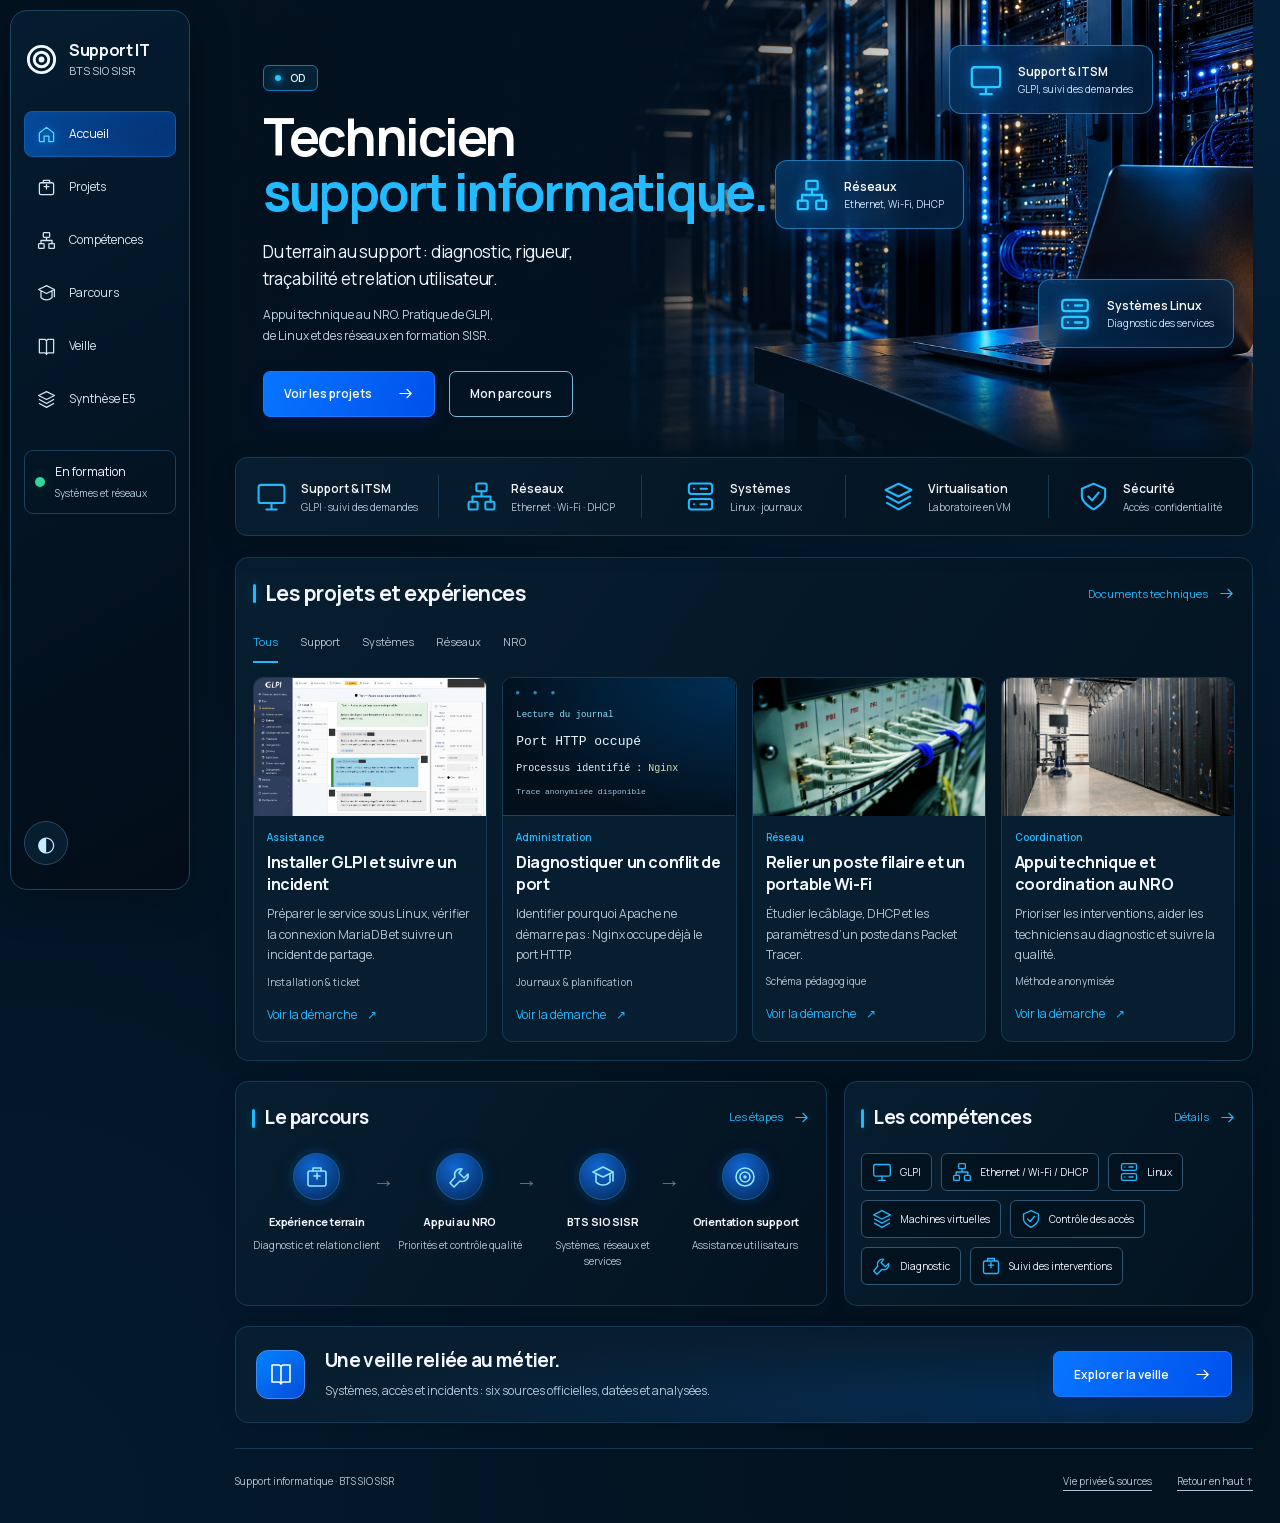
<file: index.html>
<!doctype html><html lang="fr"><head><meta charset="UTF-8"><meta name="viewport" content="width=device-width, initial-scale=1"><meta name="theme-color" content="#03121f"><title>Support informatique — Alternance BTS SIO SISR</title><meta name="description" content="Assistance utilisateurs, diagnostic et suivi des incidents : expérience terrain au NRO et travaux documentés en GLPI, Linux et réseaux."><meta property="og:type" content="website"><meta property="og:locale" content="fr_FR"><meta property="og:title" content="Support informatique — Alternance BTS SIO SISR"><meta property="og:description" content="Assistance utilisateurs, diagnostic et suivi des incidents : expérience terrain au NRO et travaux documentés en GLPI, Linux et réseaux."><meta property="og:image" content="assets/hero-bleu.webp"><meta property="og:image:width" content="1536"><meta property="og:image:height" content="1024"><meta property="og:image:alt" content="Environnement technique bleu nuit : serveurs et ordinateur portable."><meta name="twitter:card" content="summary_large_image"><link rel="icon" href="assets/favicon.svg" type="image/svg+xml"><script>try{const t=localStorage.getItem('support-blue-theme')||'auto';document.documentElement.dataset.theme=t==='auto'?'dark':t;document.documentElement.dataset.preference=t;}catch(e){document.documentElement.dataset.theme=matchMedia('(prefers-color-scheme:dark)').matches?'dark':'light';}</script><link rel="stylesheet" href="style.css"><link rel="stylesheet" href="bleu.css"><script src="script.js" defer></script><script type="application/ld+json">{"@context": "https://schema.org", "@type": "ProfilePage", "name": "Support informatique — Alternance BTS SIO SISR", "description": "Assistance utilisateurs, diagnostic et suivi des incidents : expérience terrain au NRO et travaux documentés en GLPI, Linux et réseaux.", "mainEntity": {"@type": "Person", "description": "Étudiant en BTS SIO SISR, candidature en alternance en support informatique."}}</script></head><body><a class="skip-link" href="#contenu">Aller au contenu</a><header class="site-header"><a class="home-mark" href="index.html" aria-label="Accueil"><svg class="icon" viewBox="0 0 24 24" fill="none" stroke="currentColor" stroke-width="1.6" stroke-linecap="round" stroke-linejoin="round" aria-hidden="true"><circle cx="12" cy="12" r="9"/><circle cx="12" cy="12" r="5"/><circle cx="12" cy="12" r="1"/></svg><span class="brand-copy"><strong>Support IT</strong><small>BTS SIO SISR</small></span></a><button class="menu-button" aria-expanded="false" aria-controls="main-nav" type="button">Menu <span aria-hidden="true">☰</span></button><nav id="main-nav" aria-label="Navigation principale"><a class="nav-link" href="index.html" aria-current="page"><svg class="icon" viewBox="0 0 24 24" fill="none" stroke="currentColor" stroke-width="1.6" stroke-linecap="round" stroke-linejoin="round" aria-hidden="true"><path d="m3 10 9-7 9 7v10a1 1 0 0 1-1 1h-5v-7H9v7H4a1 1 0 0 1-1-1Z"/></svg><span>Accueil</span></a><a class="nav-link" href="index.html#realisations" ><svg class="icon" viewBox="0 0 24 24" fill="none" stroke="currentColor" stroke-width="1.6" stroke-linecap="round" stroke-linejoin="round" aria-hidden="true"><rect x="3" y="6" width="18" height="15" rx="2"/><path d="M8 6V3h8v3M9 11h6M12 8v6"/></svg><span>Projets</span></a><a class="nav-link" href="competences.html" ><svg class="icon" viewBox="0 0 24 24" fill="none" stroke="currentColor" stroke-width="1.6" stroke-linecap="round" stroke-linejoin="round" aria-hidden="true"><rect x="8" y="2" width="8" height="6" rx="1"/><rect x="2" y="16" width="7" height="6" rx="1"/><rect x="15" y="16" width="7" height="6" rx="1"/><path d="M12 8v4M5 16v-4h14v4"/></svg><span>Compétences</span></a><a class="nav-link" href="parcours.html" ><svg class="icon" viewBox="0 0 24 24" fill="none" stroke="currentColor" stroke-width="1.6" stroke-linecap="round" stroke-linejoin="round" aria-hidden="true"><path d="m2 7 10-5 10 5-10 5ZM5 9v8c4 4 10 4 14 0V9M22 7v9"/></svg><span>Parcours</span></a><a class="nav-link" href="veille.html" ><svg class="icon" viewBox="0 0 24 24" fill="none" stroke="currentColor" stroke-width="1.6" stroke-linecap="round" stroke-linejoin="round" aria-hidden="true"><path d="M3 3h7a3 3 0 0 1 2 2 3 3 0 0 1 2-2h7v17h-7a3 3 0 0 0-2 2 3 3 0 0 0-2-2H3Z M12 5v17"/></svg><span>Veille</span></a><a class="nav-link" href="synthese.html" ><svg class="icon" viewBox="0 0 24 24" fill="none" stroke="currentColor" stroke-width="1.6" stroke-linecap="round" stroke-linejoin="round" aria-hidden="true"><path d="m12 2 10 5-10 5L2 7Zm-9 10 9 5 9-5M3 17l9 5 9-5"/></svg><span>Synthèse E5</span></a></nav><div class="sidebar-status"><span></span><div>En formation<small>Systèmes et réseaux</small></div></div><button class="theme-button" type="button" aria-label="Changer le thème" title="Changer le thème"><span aria-hidden="true">◐</span></button></header><main id="contenu"><section class="hero container"><div class="hero-copy"><p class="eyebrow">OD</p><h1>Technicien<br><span>support informatique.</span></h1><p class="hero-line">Du terrain au support : diagnostic, rigueur,<br>traçabilité et relation utilisateur.</p><p class="hero-intro">Appui technique au NRO. Pratique de GLPI,<br>de Linux et des réseaux en formation SISR.</p><div class="actions"><a class="button" href="#realisations" >Voir les projets <svg class="icon" viewBox="0 0 24 24" fill="none" stroke="currentColor" stroke-width="1.6" stroke-linecap="round" stroke-linejoin="round" aria-hidden="true"><path d="M4 12h16m-6-6 6 6-6 6"/></svg></a><a class="button button-secondary" href="parcours.html" >Mon parcours</a></div></div><div class="hero-panels" aria-label="Domaines présentés"><a class="floating-panel float-support" href="projets/glpi.html"><svg class="icon" viewBox="0 0 24 24" fill="none" stroke="currentColor" stroke-width="1.6" stroke-linecap="round" stroke-linejoin="round" aria-hidden="true"><rect x="2" y="3" width="20" height="14" rx="2"/><path d="M8 22h8M12 17v5"/></svg><span><strong>Support & ITSM</strong><small>GLPI, suivi des demandes</small></span></a><a class="floating-panel float-network" href="projets/reseau.html"><svg class="icon" viewBox="0 0 24 24" fill="none" stroke="currentColor" stroke-width="1.6" stroke-linecap="round" stroke-linejoin="round" aria-hidden="true"><rect x="8" y="2" width="8" height="6" rx="1"/><rect x="2" y="16" width="7" height="6" rx="1"/><rect x="15" y="16" width="7" height="6" rx="1"/><path d="M12 8v4M5 16v-4h14v4"/></svg><span><strong>Réseaux</strong><small>Ethernet, Wi-Fi, DHCP</small></span></a><a class="floating-panel float-system" href="projets/linux.html"><svg class="icon" viewBox="0 0 24 24" fill="none" stroke="currentColor" stroke-width="1.6" stroke-linecap="round" stroke-linejoin="round" aria-hidden="true"><rect x="3" y="2" width="18" height="8" rx="2"/><rect x="3" y="14" width="18" height="8" rx="2"/><path d="M7 6h.01M7 18h.01M12 6h5M12 18h5"/></svg><span><strong>Systèmes Linux</strong><small>Diagnostic des services</small></span></a></div></section>
<section class="container skill-strip" aria-label="Domaines de compétences"><a href="projets/glpi.html"><svg class="icon" viewBox="0 0 24 24" fill="none" stroke="currentColor" stroke-width="1.6" stroke-linecap="round" stroke-linejoin="round" aria-hidden="true"><rect x="2" y="3" width="20" height="14" rx="2"/><path d="M8 22h8M12 17v5"/></svg><span><strong>Support & ITSM</strong><small>GLPI · suivi des demandes</small></span></a><a href="projets/reseau.html"><svg class="icon" viewBox="0 0 24 24" fill="none" stroke="currentColor" stroke-width="1.6" stroke-linecap="round" stroke-linejoin="round" aria-hidden="true"><rect x="8" y="2" width="8" height="6" rx="1"/><rect x="2" y="16" width="7" height="6" rx="1"/><rect x="15" y="16" width="7" height="6" rx="1"/><path d="M12 8v4M5 16v-4h14v4"/></svg><span><strong>Réseaux</strong><small>Ethernet · Wi-Fi · DHCP</small></span></a><a href="projets/linux.html"><svg class="icon" viewBox="0 0 24 24" fill="none" stroke="currentColor" stroke-width="1.6" stroke-linecap="round" stroke-linejoin="round" aria-hidden="true"><rect x="3" y="2" width="18" height="8" rx="2"/><rect x="3" y="14" width="18" height="8" rx="2"/><path d="M7 6h.01M7 18h.01M12 6h5M12 18h5"/></svg><span><strong>Systèmes</strong><small>Linux · journaux</small></span></a><a href="competences.html"><svg class="icon" viewBox="0 0 24 24" fill="none" stroke="currentColor" stroke-width="1.6" stroke-linecap="round" stroke-linejoin="round" aria-hidden="true"><path d="m12 2 10 5-10 5L2 7Zm-9 10 9 5 9-5M3 17l9 5 9-5"/></svg><span><strong>Virtualisation</strong><small>Laboratoire en VM</small></span></a><a href="competences.html"><svg class="icon" viewBox="0 0 24 24" fill="none" stroke="currentColor" stroke-width="1.6" stroke-linecap="round" stroke-linejoin="round" aria-hidden="true"><path d="m12 2 9 4v6c0 5-9 10-9 10S3 17 3 12V6Z"/><path d="m8 12 3 3 5-6"/></svg><span><strong>Sécurité</strong><small>Accès · confidentialité</small></span></a></section>
<section class="container work-section panel" id="realisations"><div class="section-heading"><h2>Les projets et expériences</h2><a class="text-link" href="synthese.html" >Documents techniques <svg class="icon" viewBox="0 0 24 24" fill="none" stroke="currentColor" stroke-width="1.6" stroke-linecap="round" stroke-linejoin="round" aria-hidden="true"><path d="M4 12h16m-6-6 6 6-6 6"/></svg></a></div><div class="filter-bar" role="group" aria-label="Filtrer les réalisations"><button type="button" data-filter="projects" data-value="all" aria-pressed="true">Tous</button><button type="button" data-filter="projects" data-value="Assistance" aria-pressed="false">Support</button><button type="button" data-filter="projects" data-value="Administration" aria-pressed="false">Systèmes</button><button type="button" data-filter="projects" data-value="Réseau" aria-pressed="false">Réseaux</button><button type="button" data-filter="projects" data-value="Coordination" aria-pressed="false">NRO</button></div><p class="sr-only" id="project-count" aria-live="polite">4 réalisations affichées.</p><div class="projects-grid" tabindex="0" aria-label="Projets : défilement horizontal sur petit écran"><article class="project-card " data-category="Assistance"><a class="project-image" href="projets/glpi.html" tabindex="-1" aria-hidden="true"><img src="assets/glpi-ticket.webp" alt="Vue anonymisée du suivi du ticket GLPI." width="800" height="500" loading="lazy" decoding="async"></a><div class="project-summary"><p class="project-meta">Assistance <span>· Formation</span></p><h3><a class="" href="projets/glpi.html" >Installer GLPI et suivre un incident</a></h3><p>Préparer le service sous Linux, vérifier la connexion MariaDB et suivre un incident de partage.</p><div class="proof-label">Installation &amp; ticket</div><a class="text-link" href="projets/glpi.html" >Voir la démarche <span aria-hidden="true">↗</span></a></div></article><article class="project-card " data-category="Administration"><a class="project-image" href="projets/linux.html" tabindex="-1" aria-hidden="true"><div class="mini-log" aria-label="Constat du diagnostic Linux"><span>Lecture du journal</span><strong>Port HTTP occupé</strong><p>Processus identifié : <b>Nginx</b></p><span>Trace anonymisée disponible</span></div></a><div class="project-summary"><p class="project-meta">Administration <span>· Formation</span></p><h3><a class="" href="projets/linux.html" >Diagnostiquer un conflit de port</a></h3><p>Identifier pourquoi Apache ne démarre pas : Nginx occupe déjà le port HTTP.</p><div class="proof-label">Journaux &amp; planification</div><a class="text-link" href="projets/linux.html" >Voir la démarche <span aria-hidden="true">↗</span></a></div></article><article class="project-card project-wide" data-category="Réseau"><a class="project-image" href="projets/reseau.html" tabindex="-1" aria-hidden="true"><img src="assets/reseau.webp" alt="Câbles Ethernet sur un équipement réseau ; vue de contexte." width="800" height="500" loading="lazy" decoding="async"></a><div class="project-summary"><p class="project-meta">Réseau <span>· Formation</span></p><h3><a class="" href="projets/reseau.html" >Relier un poste filaire et un portable Wi-Fi</a></h3><p>Étudier le câblage, DHCP et les paramètres d’un poste dans Packet Tracer.</p><div class="proof-label">Schéma pédagogique</div><a class="text-link" href="projets/reseau.html" >Voir la démarche <span aria-hidden="true">↗</span></a></div></article><article class="project-card project-wide" data-category="Coordination"><a class="project-image" href="projets/nro.html" tabindex="-1" aria-hidden="true"><img src="assets/baies.webp" alt="Baies et équipements informatiques ; vue de contexte, sans site identifié." width="800" height="500" loading="lazy" decoding="async"></a><div class="project-summary"><p class="project-meta">Coordination <span>· Expérience terrain</span></p><h3><a class="" href="projets/nro.html" >Appui technique et coordination au NRO</a></h3><p>Prioriser les interventions, aider les techniciens au diagnostic et suivre la qualité.</p><div class="proof-label">Méthode anonymisée</div><a class="text-link" href="projets/nro.html" >Voir la démarche <span aria-hidden="true">↗</span></a></div></article></div></section>
<section class="container dashboard-bottom"><article class="panel journey-panel"><div class="section-heading"><h2>Le parcours</h2><a class="text-link" href="parcours.html" >Les étapes <svg class="icon" viewBox="0 0 24 24" fill="none" stroke="currentColor" stroke-width="1.6" stroke-linecap="round" stroke-linejoin="round" aria-hidden="true"><path d="M4 12h16m-6-6 6 6-6 6"/></svg></a></div><div class="career-steps"><article><span class="route-icon"><svg class="icon" viewBox="0 0 24 24" fill="none" stroke="currentColor" stroke-width="1.6" stroke-linecap="round" stroke-linejoin="round" aria-hidden="true"><rect x="3" y="6" width="18" height="15" rx="2"/><path d="M8 6V3h8v3M9 11h6M12 8v6"/></svg></span><h3>Expérience terrain</h3><p>Diagnostic et relation client</p></article><article><span class="route-icon"><svg class="icon" viewBox="0 0 24 24" fill="none" stroke="currentColor" stroke-width="1.6" stroke-linecap="round" stroke-linejoin="round" aria-hidden="true"><path d="M14 4a6 6 0 0 0-7 8L2 18l4 4 6-6a6 6 0 0 0 8-7l-4 4-5-5Z"/></svg></span><h3>Appui au NRO</h3><p>Priorités et contrôle qualité</p></article><article><span class="route-icon"><svg class="icon" viewBox="0 0 24 24" fill="none" stroke="currentColor" stroke-width="1.6" stroke-linecap="round" stroke-linejoin="round" aria-hidden="true"><path d="m2 7 10-5 10 5-10 5ZM5 9v8c4 4 10 4 14 0V9M22 7v9"/></svg></span><h3>BTS SIO SISR</h3><p>Systèmes, réseaux et services</p></article><article><span class="route-icon"><svg class="icon" viewBox="0 0 24 24" fill="none" stroke="currentColor" stroke-width="1.6" stroke-linecap="round" stroke-linejoin="round" aria-hidden="true"><circle cx="12" cy="12" r="9"/><circle cx="12" cy="12" r="5"/><circle cx="12" cy="12" r="1"/></svg></span><h3>Orientation support</h3><p>Assistance utilisateurs</p></article></div></article><article class="panel competency-panel"><div class="section-heading"><h2>Les compétences</h2><a class="text-link" href="competences.html" >Détails <svg class="icon" viewBox="0 0 24 24" fill="none" stroke="currentColor" stroke-width="1.6" stroke-linecap="round" stroke-linejoin="round" aria-hidden="true"><path d="M4 12h16m-6-6 6 6-6 6"/></svg></a></div><div class="skill-chips"><a class="skill-chip" href="competences.html" ><svg class="icon" viewBox="0 0 24 24" fill="none" stroke="currentColor" stroke-width="1.6" stroke-linecap="round" stroke-linejoin="round" aria-hidden="true"><rect x="2" y="3" width="20" height="14" rx="2"/><path d="M8 22h8M12 17v5"/></svg><span>GLPI</span></a><a class="skill-chip" href="competences.html" ><svg class="icon" viewBox="0 0 24 24" fill="none" stroke="currentColor" stroke-width="1.6" stroke-linecap="round" stroke-linejoin="round" aria-hidden="true"><rect x="8" y="2" width="8" height="6" rx="1"/><rect x="2" y="16" width="7" height="6" rx="1"/><rect x="15" y="16" width="7" height="6" rx="1"/><path d="M12 8v4M5 16v-4h14v4"/></svg><span>Ethernet / Wi-Fi / DHCP</span></a><a class="skill-chip" href="competences.html" ><svg class="icon" viewBox="0 0 24 24" fill="none" stroke="currentColor" stroke-width="1.6" stroke-linecap="round" stroke-linejoin="round" aria-hidden="true"><rect x="3" y="2" width="18" height="8" rx="2"/><rect x="3" y="14" width="18" height="8" rx="2"/><path d="M7 6h.01M7 18h.01M12 6h5M12 18h5"/></svg><span>Linux</span></a><a class="skill-chip" href="competences.html" ><svg class="icon" viewBox="0 0 24 24" fill="none" stroke="currentColor" stroke-width="1.6" stroke-linecap="round" stroke-linejoin="round" aria-hidden="true"><path d="m12 2 10 5-10 5L2 7Zm-9 10 9 5 9-5M3 17l9 5 9-5"/></svg><span>Machines virtuelles</span></a><a class="skill-chip" href="competences.html" ><svg class="icon" viewBox="0 0 24 24" fill="none" stroke="currentColor" stroke-width="1.6" stroke-linecap="round" stroke-linejoin="round" aria-hidden="true"><path d="m12 2 9 4v6c0 5-9 10-9 10S3 17 3 12V6Z"/><path d="m8 12 3 3 5-6"/></svg><span>Contrôle des accès</span></a><a class="skill-chip" href="competences.html" ><svg class="icon" viewBox="0 0 24 24" fill="none" stroke="currentColor" stroke-width="1.6" stroke-linecap="round" stroke-linejoin="round" aria-hidden="true"><path d="M14 4a6 6 0 0 0-7 8L2 18l4 4 6-6a6 6 0 0 0 8-7l-4 4-5-5Z"/></svg><span>Diagnostic</span></a><a class="skill-chip" href="competences.html" ><svg class="icon" viewBox="0 0 24 24" fill="none" stroke="currentColor" stroke-width="1.6" stroke-linecap="round" stroke-linejoin="round" aria-hidden="true"><rect x="3" y="6" width="18" height="15" rx="2"/><path d="M8 6V3h8v3M9 11h6M12 8v6"/></svg><span>Suivi des interventions</span></a></div></article></section>
<section class="container closing-panel panel"><div class="closing-icon"><svg class="icon" viewBox="0 0 24 24" fill="none" stroke="currentColor" stroke-width="1.6" stroke-linecap="round" stroke-linejoin="round" aria-hidden="true"><path d="M3 3h7a3 3 0 0 1 2 2 3 3 0 0 1 2-2h7v17h-7a3 3 0 0 0-2 2 3 3 0 0 0-2-2H3Z M12 5v17"/></svg></div><div><h2>Une veille reliée au métier.</h2><p>Systèmes, accès et incidents : six sources officielles, datées et analysées.</p></div><a class="button" href="veille.html" >Explorer la veille <svg class="icon" viewBox="0 0 24 24" fill="none" stroke="currentColor" stroke-width="1.6" stroke-linecap="round" stroke-linejoin="round" aria-hidden="true"><path d="M4 12h16m-6-6 6 6-6 6"/></svg></a></section></main><footer class="site-footer container"><span>Support informatique · BTS SIO SISR</span><div><a class="" href="confidentialite.html" >Vie privée & sources</a><a class="" href="#contenu" >Retour en haut ↑</a></div></footer><dialog id="image-viewer" aria-labelledby="viewer-title"><div class="viewer-bar"><h2 id="viewer-title">Agrandissement</h2><button type="button" class="viewer-close" autofocus>Fermer ×</button></div><img id="viewer-image" alt=""><p id="viewer-caption"></p></dialog></body></html>
</file>
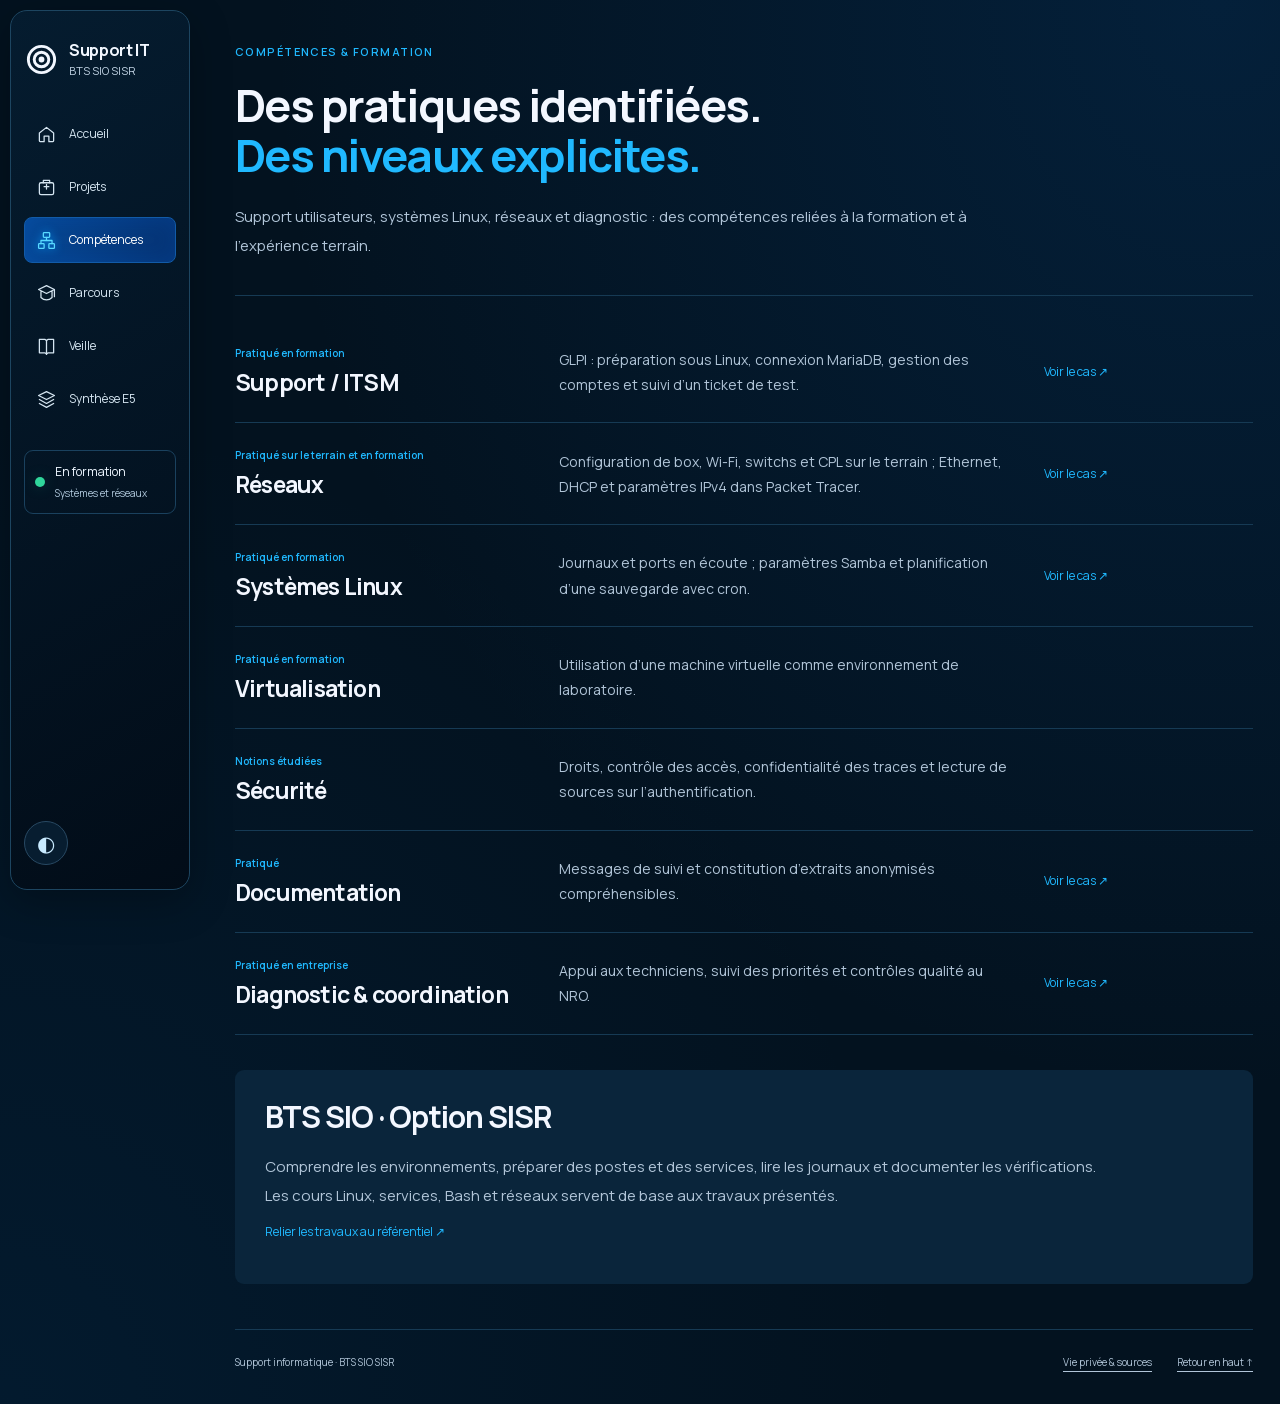
<file: competences.html>
<!doctype html><html lang="fr"><head><meta charset="UTF-8"><meta name="viewport" content="width=device-width, initial-scale=1"><meta name="theme-color" content="#03121f"><title>Compétences et formation — Support, réseaux et Linux</title><meta name="description" content="Niveaux qualitatifs, pratiques en formation et expérience terrain : les compétences sont reliées aux réalisations disponibles."><meta property="og:type" content="website"><meta property="og:locale" content="fr_FR"><meta property="og:title" content="Compétences et formation — Support, réseaux et Linux"><meta property="og:description" content="Niveaux qualitatifs, pratiques en formation et expérience terrain : les compétences sont reliées aux réalisations disponibles."><meta property="og:image" content="assets/hero-bleu.webp"><meta property="og:image:width" content="1536"><meta property="og:image:height" content="1024"><meta property="og:image:alt" content="Environnement technique bleu nuit : serveurs et ordinateur portable."><meta name="twitter:card" content="summary_large_image"><link rel="icon" href="assets/favicon.svg" type="image/svg+xml"><script>try{const t=localStorage.getItem('support-blue-theme')||'auto';document.documentElement.dataset.theme=t==='auto'?'dark':t;document.documentElement.dataset.preference=t;}catch(e){document.documentElement.dataset.theme=matchMedia('(prefers-color-scheme:dark)').matches?'dark':'light';}</script><link rel="stylesheet" href="style.css"><link rel="stylesheet" href="bleu.css"><script src="script.js" defer></script><script type="application/ld+json">{"@context": "https://schema.org", "@type": "ProfilePage", "name": "Compétences et formation — Support, réseaux et Linux", "description": "Niveaux qualitatifs, pratiques en formation et expérience terrain : les compétences sont reliées aux réalisations disponibles.", "mainEntity": {"@type": "Person", "description": "Étudiant en BTS SIO SISR, candidature en alternance en support informatique."}}</script></head><body><a class="skip-link" href="#contenu">Aller au contenu</a><header class="site-header"><a class="home-mark" href="index.html" aria-label="Accueil"><svg class="icon" viewBox="0 0 24 24" fill="none" stroke="currentColor" stroke-width="1.6" stroke-linecap="round" stroke-linejoin="round" aria-hidden="true"><circle cx="12" cy="12" r="9"/><circle cx="12" cy="12" r="5"/><circle cx="12" cy="12" r="1"/></svg><span class="brand-copy"><strong>Support IT</strong><small>BTS SIO SISR</small></span></a><button class="menu-button" aria-expanded="false" aria-controls="main-nav" type="button">Menu <span aria-hidden="true">☰</span></button><nav id="main-nav" aria-label="Navigation principale"><a class="nav-link" href="index.html" ><svg class="icon" viewBox="0 0 24 24" fill="none" stroke="currentColor" stroke-width="1.6" stroke-linecap="round" stroke-linejoin="round" aria-hidden="true"><path d="m3 10 9-7 9 7v10a1 1 0 0 1-1 1h-5v-7H9v7H4a1 1 0 0 1-1-1Z"/></svg><span>Accueil</span></a><a class="nav-link" href="index.html#realisations" ><svg class="icon" viewBox="0 0 24 24" fill="none" stroke="currentColor" stroke-width="1.6" stroke-linecap="round" stroke-linejoin="round" aria-hidden="true"><rect x="3" y="6" width="18" height="15" rx="2"/><path d="M8 6V3h8v3M9 11h6M12 8v6"/></svg><span>Projets</span></a><a class="nav-link" href="competences.html" aria-current="page"><svg class="icon" viewBox="0 0 24 24" fill="none" stroke="currentColor" stroke-width="1.6" stroke-linecap="round" stroke-linejoin="round" aria-hidden="true"><rect x="8" y="2" width="8" height="6" rx="1"/><rect x="2" y="16" width="7" height="6" rx="1"/><rect x="15" y="16" width="7" height="6" rx="1"/><path d="M12 8v4M5 16v-4h14v4"/></svg><span>Compétences</span></a><a class="nav-link" href="parcours.html" ><svg class="icon" viewBox="0 0 24 24" fill="none" stroke="currentColor" stroke-width="1.6" stroke-linecap="round" stroke-linejoin="round" aria-hidden="true"><path d="m2 7 10-5 10 5-10 5ZM5 9v8c4 4 10 4 14 0V9M22 7v9"/></svg><span>Parcours</span></a><a class="nav-link" href="veille.html" ><svg class="icon" viewBox="0 0 24 24" fill="none" stroke="currentColor" stroke-width="1.6" stroke-linecap="round" stroke-linejoin="round" aria-hidden="true"><path d="M3 3h7a3 3 0 0 1 2 2 3 3 0 0 1 2-2h7v17h-7a3 3 0 0 0-2 2 3 3 0 0 0-2-2H3Z M12 5v17"/></svg><span>Veille</span></a><a class="nav-link" href="synthese.html" ><svg class="icon" viewBox="0 0 24 24" fill="none" stroke="currentColor" stroke-width="1.6" stroke-linecap="round" stroke-linejoin="round" aria-hidden="true"><path d="m12 2 10 5-10 5L2 7Zm-9 10 9 5 9-5M3 17l9 5 9-5"/></svg><span>Synthèse E5</span></a></nav><div class="sidebar-status"><span></span><div>En formation<small>Systèmes et réseaux</small></div></div><button class="theme-button" type="button" aria-label="Changer le thème" title="Changer le thème"><span aria-hidden="true">◐</span></button></header><main id="contenu"><section class="page-head container"><p class="eyebrow">Compétences &amp; formation</p><h1>Des pratiques identifiées.<br><span>Des niveaux explicites.</span></h1><p class="lead">Support utilisateurs, systèmes Linux, réseaux et diagnostic : des compétences reliées à la formation et à l’expérience terrain.</p></section><section class="container skills-list"><article><div><p class="project-meta">Pratiqué en formation</p><h2>Support / ITSM</h2></div><p>GLPI : préparation sous Linux, connexion MariaDB, gestion des comptes et suivi d’un ticket de test.</p><a class="text-link" href="projets/glpi.html" >Voir le cas ↗</a></article><article><div><p class="project-meta">Pratiqué sur le terrain et en formation</p><h2>Réseaux</h2></div><p>Configuration de box, Wi-Fi, switchs et CPL sur le terrain ; Ethernet, DHCP et paramètres IPv4 dans Packet Tracer.</p><a class="text-link" href="projets/reseau.html" >Voir le cas ↗</a></article><article><div><p class="project-meta">Pratiqué en formation</p><h2>Systèmes Linux</h2></div><p>Journaux et ports en écoute ; paramètres Samba et planification d’une sauvegarde avec cron.</p><a class="text-link" href="projets/linux.html" >Voir le cas ↗</a></article><article><div><p class="project-meta">Pratiqué en formation</p><h2>Virtualisation</h2></div><p>Utilisation d’une machine virtuelle comme environnement de laboratoire.</p><span></span></article><article><div><p class="project-meta">Notions étudiées</p><h2>Sécurité</h2></div><p>Droits, contrôle des accès, confidentialité des traces et lecture de sources sur l’authentification.</p><span></span></article><article><div><p class="project-meta">Pratiqué</p><h2>Documentation</h2></div><p>Messages de suivi et constitution d’extraits anonymisés compréhensibles.</p><a class="text-link" href="projets/glpi.html" >Voir le cas ↗</a></article><article><div><p class="project-meta">Pratiqué en entreprise</p><h2>Diagnostic &amp; coordination</h2></div><p>Appui aux techniciens, suivi des priorités et contrôles qualité au NRO.</p><a class="text-link" href="projets/nro.html" >Voir le cas ↗</a></article></section><section class="container formation-note"><h2>BTS SIO · Option SISR</h2><p>Comprendre les environnements, préparer des postes et des services, lire les journaux et documenter les vérifications. Les cours Linux, services, Bash et réseaux servent de base aux travaux présentés.</p><a class="text-link" href="synthese.html" >Relier les travaux au référentiel ↗</a></section></main><footer class="site-footer container"><span>Support informatique · BTS SIO SISR</span><div><a class="" href="confidentialite.html" >Vie privée & sources</a><a class="" href="#contenu" >Retour en haut ↑</a></div></footer><dialog id="image-viewer" aria-labelledby="viewer-title"><div class="viewer-bar"><h2 id="viewer-title">Agrandissement</h2><button type="button" class="viewer-close" autofocus>Fermer ×</button></div><img id="viewer-image" alt=""><p id="viewer-caption"></p></dialog></body></html>
</file>
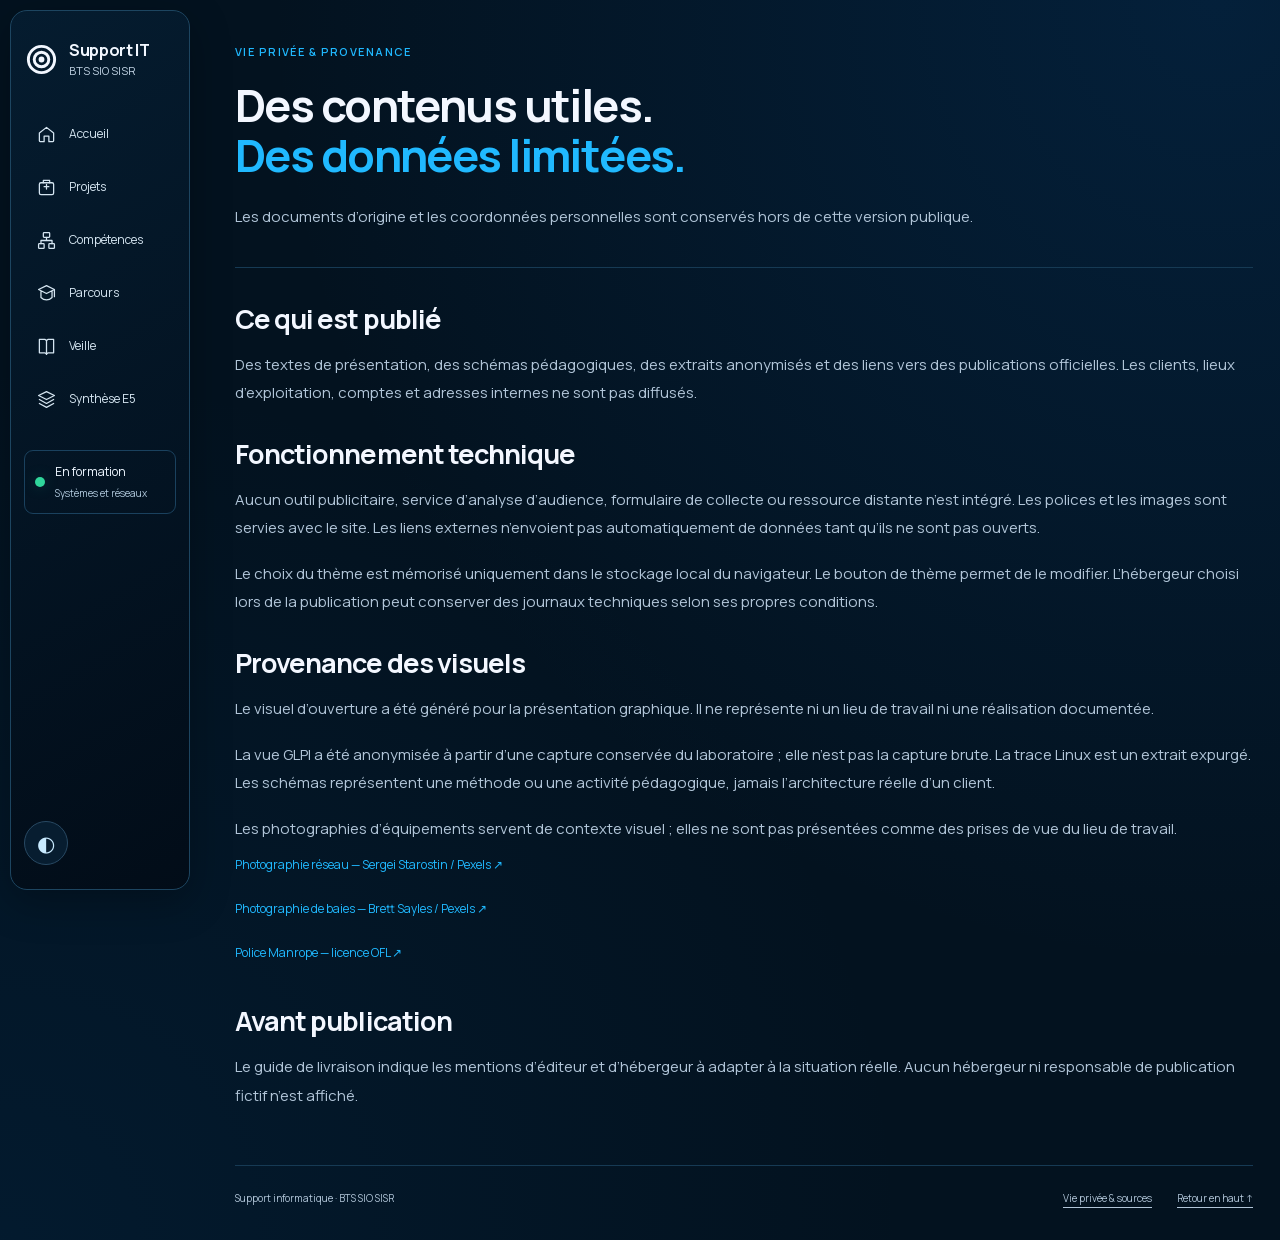
<file: confidentialite.html>
<!doctype html><html lang="fr"><head><meta charset="UTF-8"><meta name="viewport" content="width=device-width, initial-scale=1"><meta name="theme-color" content="#03121f"><title>Vie privée et provenance des contenus</title><meta name="description" content="Fonctionnement local, choix du thème, anonymisation des traces et provenance des photographies."><meta property="og:type" content="website"><meta property="og:locale" content="fr_FR"><meta property="og:title" content="Vie privée et provenance des contenus"><meta property="og:description" content="Fonctionnement local, choix du thème, anonymisation des traces et provenance des photographies."><meta property="og:image" content="assets/hero-bleu.webp"><meta property="og:image:width" content="1536"><meta property="og:image:height" content="1024"><meta property="og:image:alt" content="Environnement technique bleu nuit : serveurs et ordinateur portable."><meta name="twitter:card" content="summary_large_image"><link rel="icon" href="assets/favicon.svg" type="image/svg+xml"><script>try{const t=localStorage.getItem('support-blue-theme')||'auto';document.documentElement.dataset.theme=t==='auto'?'dark':t;document.documentElement.dataset.preference=t;}catch(e){document.documentElement.dataset.theme=matchMedia('(prefers-color-scheme:dark)').matches?'dark':'light';}</script><link rel="stylesheet" href="style.css"><link rel="stylesheet" href="bleu.css"><script src="script.js" defer></script><script type="application/ld+json">{"@context": "https://schema.org", "@type": "ProfilePage", "name": "Vie privée et provenance des contenus", "description": "Fonctionnement local, choix du thème, anonymisation des traces et provenance des photographies.", "mainEntity": {"@type": "Person", "description": "Étudiant en BTS SIO SISR, candidature en alternance en support informatique."}}</script></head><body><a class="skip-link" href="#contenu">Aller au contenu</a><header class="site-header"><a class="home-mark" href="index.html" aria-label="Accueil"><svg class="icon" viewBox="0 0 24 24" fill="none" stroke="currentColor" stroke-width="1.6" stroke-linecap="round" stroke-linejoin="round" aria-hidden="true"><circle cx="12" cy="12" r="9"/><circle cx="12" cy="12" r="5"/><circle cx="12" cy="12" r="1"/></svg><span class="brand-copy"><strong>Support IT</strong><small>BTS SIO SISR</small></span></a><button class="menu-button" aria-expanded="false" aria-controls="main-nav" type="button">Menu <span aria-hidden="true">☰</span></button><nav id="main-nav" aria-label="Navigation principale"><a class="nav-link" href="index.html" ><svg class="icon" viewBox="0 0 24 24" fill="none" stroke="currentColor" stroke-width="1.6" stroke-linecap="round" stroke-linejoin="round" aria-hidden="true"><path d="m3 10 9-7 9 7v10a1 1 0 0 1-1 1h-5v-7H9v7H4a1 1 0 0 1-1-1Z"/></svg><span>Accueil</span></a><a class="nav-link" href="index.html#realisations" ><svg class="icon" viewBox="0 0 24 24" fill="none" stroke="currentColor" stroke-width="1.6" stroke-linecap="round" stroke-linejoin="round" aria-hidden="true"><rect x="3" y="6" width="18" height="15" rx="2"/><path d="M8 6V3h8v3M9 11h6M12 8v6"/></svg><span>Projets</span></a><a class="nav-link" href="competences.html" ><svg class="icon" viewBox="0 0 24 24" fill="none" stroke="currentColor" stroke-width="1.6" stroke-linecap="round" stroke-linejoin="round" aria-hidden="true"><rect x="8" y="2" width="8" height="6" rx="1"/><rect x="2" y="16" width="7" height="6" rx="1"/><rect x="15" y="16" width="7" height="6" rx="1"/><path d="M12 8v4M5 16v-4h14v4"/></svg><span>Compétences</span></a><a class="nav-link" href="parcours.html" ><svg class="icon" viewBox="0 0 24 24" fill="none" stroke="currentColor" stroke-width="1.6" stroke-linecap="round" stroke-linejoin="round" aria-hidden="true"><path d="m2 7 10-5 10 5-10 5ZM5 9v8c4 4 10 4 14 0V9M22 7v9"/></svg><span>Parcours</span></a><a class="nav-link" href="veille.html" ><svg class="icon" viewBox="0 0 24 24" fill="none" stroke="currentColor" stroke-width="1.6" stroke-linecap="round" stroke-linejoin="round" aria-hidden="true"><path d="M3 3h7a3 3 0 0 1 2 2 3 3 0 0 1 2-2h7v17h-7a3 3 0 0 0-2 2 3 3 0 0 0-2-2H3Z M12 5v17"/></svg><span>Veille</span></a><a class="nav-link" href="synthese.html" ><svg class="icon" viewBox="0 0 24 24" fill="none" stroke="currentColor" stroke-width="1.6" stroke-linecap="round" stroke-linejoin="round" aria-hidden="true"><path d="m12 2 10 5-10 5L2 7Zm-9 10 9 5 9-5M3 17l9 5 9-5"/></svg><span>Synthèse E5</span></a></nav><div class="sidebar-status"><span></span><div>En formation<small>Systèmes et réseaux</small></div></div><button class="theme-button" type="button" aria-label="Changer le thème" title="Changer le thème"><span aria-hidden="true">◐</span></button></header><main id="contenu"><section class="page-head container"><p class="eyebrow">Vie privée &amp; provenance</p><h1>Des contenus utiles.<br><span>Des données limitées.</span></h1><p class="lead">Les documents d’origine et les coordonnées personnelles sont conservés hors de cette version publique.</p></section><section class="container prose"><h2>Ce qui est publié</h2><p>Des textes de présentation, des schémas pédagogiques, des extraits anonymisés et des liens vers des publications officielles. Les clients, lieux d’exploitation, comptes et adresses internes ne sont pas diffusés.</p><h2>Fonctionnement technique</h2><p>Aucun outil publicitaire, service d’analyse d’audience, formulaire de collecte ou ressource distante n’est intégré. Les polices et les images sont servies avec le site. Les liens externes n’envoient pas automatiquement de données tant qu’ils ne sont pas ouverts.</p><p>Le choix du thème est mémorisé uniquement dans le stockage local du navigateur. Le bouton de thème permet de le modifier. L’hébergeur choisi lors de la publication peut conserver des journaux techniques selon ses propres conditions.</p><h2>Provenance des visuels</h2><p>Le visuel d’ouverture a été généré pour la présentation graphique. Il ne représente ni un lieu de travail ni une réalisation documentée.</p><p>La vue GLPI a été anonymisée à partir d’une capture conservée du laboratoire ; elle n’est pas la capture brute. La trace Linux est un extrait expurgé. Les schémas représentent une méthode ou une activité pédagogique, jamais l’architecture réelle d’un client.</p><p>Les photographies d’équipements servent de contexte visuel ; elles ne sont pas présentées comme des prises de vue du lieu de travail.</p><a class="text-link" href="https://www.pexels.com/photo/close-up-photo-of-ethernet-cables-on-network-switch-6466143/" target="_blank" rel="noopener noreferrer">Photographie réseau — Sergei Starostin / Pexels ↗</a><a class="text-link" href="https://www.pexels.com/photo/server-racks-on-data-center-4508751/" target="_blank" rel="noopener noreferrer">Photographie de baies — Brett Sayles / Pexels ↗</a><a class="text-link" href="assets/FONT-LICENSE.txt" >Police Manrope — licence OFL ↗</a><h2>Avant publication</h2><p>Le guide de livraison indique les mentions d’éditeur et d’hébergeur à adapter à la situation réelle. Aucun hébergeur ni responsable de publication fictif n’est affiché.</p></section></main><footer class="site-footer container"><span>Support informatique · BTS SIO SISR</span><div><a class="" href="confidentialite.html" >Vie privée & sources</a><a class="" href="#contenu" >Retour en haut ↑</a></div></footer><dialog id="image-viewer" aria-labelledby="viewer-title"><div class="viewer-bar"><h2 id="viewer-title">Agrandissement</h2><button type="button" class="viewer-close" autofocus>Fermer ×</button></div><img id="viewer-image" alt=""><p id="viewer-caption"></p></dialog></body></html>
</file>
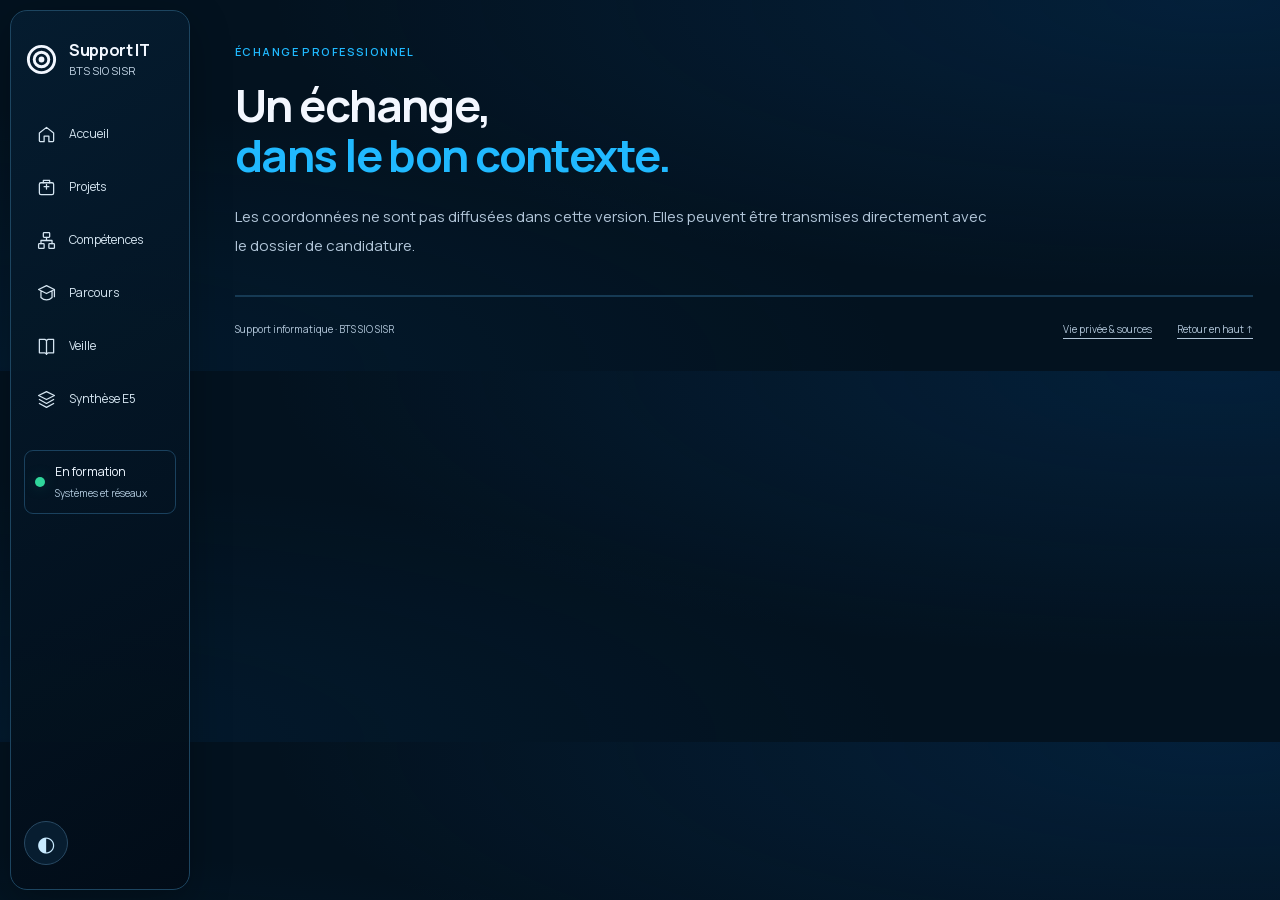
<file: contact.html>
<!doctype html><html lang="fr"><head><meta charset="UTF-8"><meta name="viewport" content="width=device-width, initial-scale=1"><meta name="theme-color" content="#03121f"><title>Échange professionnel — Support informatique</title><meta name="description" content="Un échange dans le contexte de la candidature ; aucune coordonnée personnelle diffusée par défaut."><meta property="og:type" content="website"><meta property="og:locale" content="fr_FR"><meta property="og:title" content="Échange professionnel — Support informatique"><meta property="og:description" content="Un échange dans le contexte de la candidature ; aucune coordonnée personnelle diffusée par défaut."><meta property="og:image" content="assets/hero-bleu.webp"><meta property="og:image:width" content="1536"><meta property="og:image:height" content="1024"><meta property="og:image:alt" content="Environnement technique bleu nuit : serveurs et ordinateur portable."><meta name="twitter:card" content="summary_large_image"><link rel="icon" href="assets/favicon.svg" type="image/svg+xml"><script>try{const t=localStorage.getItem('support-blue-theme')||'auto';document.documentElement.dataset.theme=t==='auto'?'dark':t;document.documentElement.dataset.preference=t;}catch(e){document.documentElement.dataset.theme=matchMedia('(prefers-color-scheme:dark)').matches?'dark':'light';}</script><link rel="stylesheet" href="style.css"><link rel="stylesheet" href="bleu.css"><script src="script.js" defer></script><script type="application/ld+json">{"@context": "https://schema.org", "@type": "ProfilePage", "name": "Échange professionnel — Support informatique", "description": "Un échange dans le contexte de la candidature ; aucune coordonnée personnelle diffusée par défaut.", "mainEntity": {"@type": "Person", "description": "Étudiant en BTS SIO SISR, candidature en alternance en support informatique."}}</script></head><body><a class="skip-link" href="#contenu">Aller au contenu</a><header class="site-header"><a class="home-mark" href="index.html" aria-label="Accueil"><svg class="icon" viewBox="0 0 24 24" fill="none" stroke="currentColor" stroke-width="1.6" stroke-linecap="round" stroke-linejoin="round" aria-hidden="true"><circle cx="12" cy="12" r="9"/><circle cx="12" cy="12" r="5"/><circle cx="12" cy="12" r="1"/></svg><span class="brand-copy"><strong>Support IT</strong><small>BTS SIO SISR</small></span></a><button class="menu-button" aria-expanded="false" aria-controls="main-nav" type="button">Menu <span aria-hidden="true">☰</span></button><nav id="main-nav" aria-label="Navigation principale"><a class="nav-link" href="index.html" ><svg class="icon" viewBox="0 0 24 24" fill="none" stroke="currentColor" stroke-width="1.6" stroke-linecap="round" stroke-linejoin="round" aria-hidden="true"><path d="m3 10 9-7 9 7v10a1 1 0 0 1-1 1h-5v-7H9v7H4a1 1 0 0 1-1-1Z"/></svg><span>Accueil</span></a><a class="nav-link" href="index.html#realisations" ><svg class="icon" viewBox="0 0 24 24" fill="none" stroke="currentColor" stroke-width="1.6" stroke-linecap="round" stroke-linejoin="round" aria-hidden="true"><rect x="3" y="6" width="18" height="15" rx="2"/><path d="M8 6V3h8v3M9 11h6M12 8v6"/></svg><span>Projets</span></a><a class="nav-link" href="competences.html" ><svg class="icon" viewBox="0 0 24 24" fill="none" stroke="currentColor" stroke-width="1.6" stroke-linecap="round" stroke-linejoin="round" aria-hidden="true"><rect x="8" y="2" width="8" height="6" rx="1"/><rect x="2" y="16" width="7" height="6" rx="1"/><rect x="15" y="16" width="7" height="6" rx="1"/><path d="M12 8v4M5 16v-4h14v4"/></svg><span>Compétences</span></a><a class="nav-link" href="parcours.html" ><svg class="icon" viewBox="0 0 24 24" fill="none" stroke="currentColor" stroke-width="1.6" stroke-linecap="round" stroke-linejoin="round" aria-hidden="true"><path d="m2 7 10-5 10 5-10 5ZM5 9v8c4 4 10 4 14 0V9M22 7v9"/></svg><span>Parcours</span></a><a class="nav-link" href="veille.html" ><svg class="icon" viewBox="0 0 24 24" fill="none" stroke="currentColor" stroke-width="1.6" stroke-linecap="round" stroke-linejoin="round" aria-hidden="true"><path d="M3 3h7a3 3 0 0 1 2 2 3 3 0 0 1 2-2h7v17h-7a3 3 0 0 0-2 2 3 3 0 0 0-2-2H3Z M12 5v17"/></svg><span>Veille</span></a><a class="nav-link" href="synthese.html" ><svg class="icon" viewBox="0 0 24 24" fill="none" stroke="currentColor" stroke-width="1.6" stroke-linecap="round" stroke-linejoin="round" aria-hidden="true"><path d="m12 2 10 5-10 5L2 7Zm-9 10 9 5 9-5M3 17l9 5 9-5"/></svg><span>Synthèse E5</span></a></nav><div class="sidebar-status"><span></span><div>En formation<small>Systèmes et réseaux</small></div></div><button class="theme-button" type="button" aria-label="Changer le thème" title="Changer le thème"><span aria-hidden="true">◐</span></button></header><main id="contenu"><section class="page-head container"><p class="eyebrow">Échange professionnel</p><h1>Un échange,<br><span>dans le bon contexte.</span></h1><p class="lead">Les coordonnées ne sont pas diffusées dans cette version. Elles peuvent être transmises directement avec le dossier de candidature.</p></section></main><footer class="site-footer container"><span>Support informatique · BTS SIO SISR</span><div><a class="" href="confidentialite.html" >Vie privée & sources</a><a class="" href="#contenu" >Retour en haut ↑</a></div></footer><dialog id="image-viewer" aria-labelledby="viewer-title"><div class="viewer-bar"><h2 id="viewer-title">Agrandissement</h2><button type="button" class="viewer-close" autofocus>Fermer ×</button></div><img id="viewer-image" alt=""><p id="viewer-caption"></p></dialog></body></html>
</file>
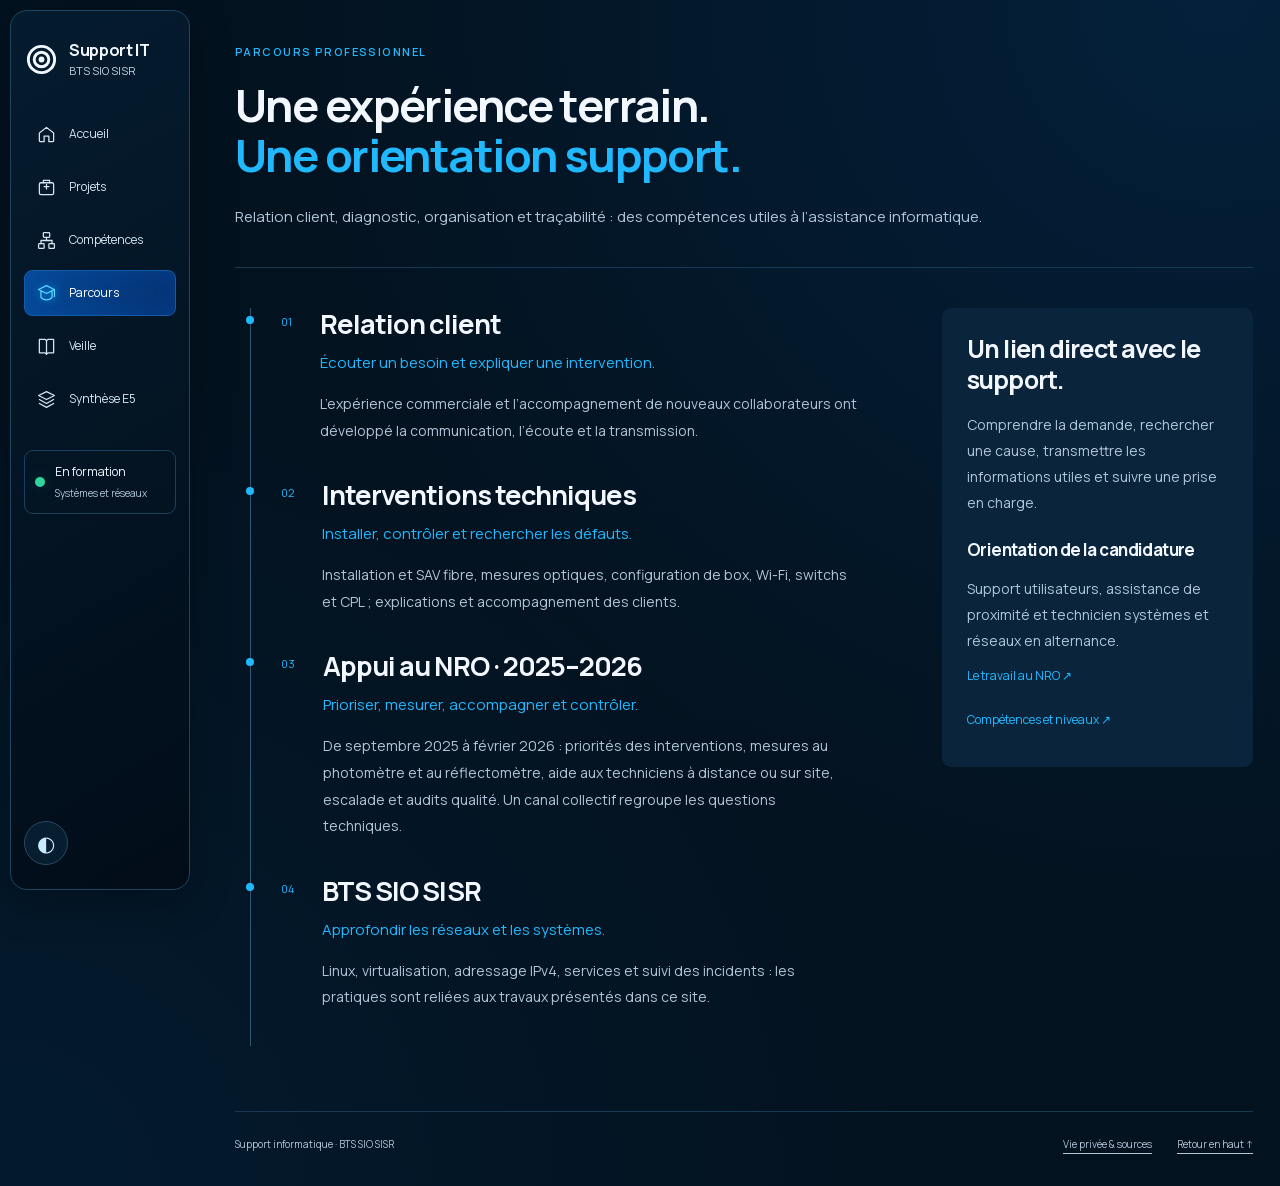
<file: parcours.html>
<!doctype html><html lang="fr"><head><meta charset="UTF-8"><meta name="viewport" content="width=device-width, initial-scale=1"><meta name="theme-color" content="#03121f"><title>Parcours professionnel — Du terrain au support</title><meta name="description" content="Une progression de la relation client et du diagnostic terrain vers le support informatique et la formation SISR."><meta property="og:type" content="website"><meta property="og:locale" content="fr_FR"><meta property="og:title" content="Parcours professionnel — Du terrain au support"><meta property="og:description" content="Une progression de la relation client et du diagnostic terrain vers le support informatique et la formation SISR."><meta property="og:image" content="assets/hero-bleu.webp"><meta property="og:image:width" content="1536"><meta property="og:image:height" content="1024"><meta property="og:image:alt" content="Environnement technique bleu nuit : serveurs et ordinateur portable."><meta name="twitter:card" content="summary_large_image"><link rel="icon" href="assets/favicon.svg" type="image/svg+xml"><script>try{const t=localStorage.getItem('support-blue-theme')||'auto';document.documentElement.dataset.theme=t==='auto'?'dark':t;document.documentElement.dataset.preference=t;}catch(e){document.documentElement.dataset.theme=matchMedia('(prefers-color-scheme:dark)').matches?'dark':'light';}</script><link rel="stylesheet" href="style.css"><link rel="stylesheet" href="bleu.css"><script src="script.js" defer></script><script type="application/ld+json">{"@context": "https://schema.org", "@type": "ProfilePage", "name": "Parcours professionnel — Du terrain au support", "description": "Une progression de la relation client et du diagnostic terrain vers le support informatique et la formation SISR.", "mainEntity": {"@type": "Person", "description": "Étudiant en BTS SIO SISR, candidature en alternance en support informatique."}}</script></head><body><a class="skip-link" href="#contenu">Aller au contenu</a><header class="site-header"><a class="home-mark" href="index.html" aria-label="Accueil"><svg class="icon" viewBox="0 0 24 24" fill="none" stroke="currentColor" stroke-width="1.6" stroke-linecap="round" stroke-linejoin="round" aria-hidden="true"><circle cx="12" cy="12" r="9"/><circle cx="12" cy="12" r="5"/><circle cx="12" cy="12" r="1"/></svg><span class="brand-copy"><strong>Support IT</strong><small>BTS SIO SISR</small></span></a><button class="menu-button" aria-expanded="false" aria-controls="main-nav" type="button">Menu <span aria-hidden="true">☰</span></button><nav id="main-nav" aria-label="Navigation principale"><a class="nav-link" href="index.html" ><svg class="icon" viewBox="0 0 24 24" fill="none" stroke="currentColor" stroke-width="1.6" stroke-linecap="round" stroke-linejoin="round" aria-hidden="true"><path d="m3 10 9-7 9 7v10a1 1 0 0 1-1 1h-5v-7H9v7H4a1 1 0 0 1-1-1Z"/></svg><span>Accueil</span></a><a class="nav-link" href="index.html#realisations" ><svg class="icon" viewBox="0 0 24 24" fill="none" stroke="currentColor" stroke-width="1.6" stroke-linecap="round" stroke-linejoin="round" aria-hidden="true"><rect x="3" y="6" width="18" height="15" rx="2"/><path d="M8 6V3h8v3M9 11h6M12 8v6"/></svg><span>Projets</span></a><a class="nav-link" href="competences.html" ><svg class="icon" viewBox="0 0 24 24" fill="none" stroke="currentColor" stroke-width="1.6" stroke-linecap="round" stroke-linejoin="round" aria-hidden="true"><rect x="8" y="2" width="8" height="6" rx="1"/><rect x="2" y="16" width="7" height="6" rx="1"/><rect x="15" y="16" width="7" height="6" rx="1"/><path d="M12 8v4M5 16v-4h14v4"/></svg><span>Compétences</span></a><a class="nav-link" href="parcours.html" aria-current="page"><svg class="icon" viewBox="0 0 24 24" fill="none" stroke="currentColor" stroke-width="1.6" stroke-linecap="round" stroke-linejoin="round" aria-hidden="true"><path d="m2 7 10-5 10 5-10 5ZM5 9v8c4 4 10 4 14 0V9M22 7v9"/></svg><span>Parcours</span></a><a class="nav-link" href="veille.html" ><svg class="icon" viewBox="0 0 24 24" fill="none" stroke="currentColor" stroke-width="1.6" stroke-linecap="round" stroke-linejoin="round" aria-hidden="true"><path d="M3 3h7a3 3 0 0 1 2 2 3 3 0 0 1 2-2h7v17h-7a3 3 0 0 0-2 2 3 3 0 0 0-2-2H3Z M12 5v17"/></svg><span>Veille</span></a><a class="nav-link" href="synthese.html" ><svg class="icon" viewBox="0 0 24 24" fill="none" stroke="currentColor" stroke-width="1.6" stroke-linecap="round" stroke-linejoin="round" aria-hidden="true"><path d="m12 2 10 5-10 5L2 7Zm-9 10 9 5 9-5M3 17l9 5 9-5"/></svg><span>Synthèse E5</span></a></nav><div class="sidebar-status"><span></span><div>En formation<small>Systèmes et réseaux</small></div></div><button class="theme-button" type="button" aria-label="Changer le thème" title="Changer le thème"><span aria-hidden="true">◐</span></button></header><main id="contenu"><section class="page-head container"><p class="eyebrow">Parcours professionnel</p><h1>Une expérience terrain.<br><span>Une orientation support.</span></h1><p class="lead">Relation client, diagnostic, organisation et traçabilité : des compétences utiles à l’assistance informatique.</p></section><section class="container career-page"><div class="career-timeline"><article><span>01</span><div><h2>Relation client</h2><p class="stage-action">Écouter un besoin et expliquer une intervention.</p><p>L’expérience commerciale et l’accompagnement de nouveaux collaborateurs ont développé la communication, l’écoute et la transmission.</p></div></article><article><span>02</span><div><h2>Interventions techniques</h2><p class="stage-action">Installer, contrôler et rechercher les défauts.</p><p>Installation et SAV fibre, mesures optiques, configuration de box, Wi-Fi, switchs et CPL ; explications et accompagnement des clients.</p></div></article><article><span>03</span><div><h2>Appui au NRO · 2025–2026</h2><p class="stage-action">Prioriser, mesurer, accompagner et contrôler.</p><p>De septembre 2025 à février 2026 : priorités des interventions, mesures au photomètre et au réflectomètre, aide aux techniciens à distance ou sur site, escalade et audits qualité. Un canal collectif regroupe les questions techniques.</p></div></article><article><span>04</span><div><h2>BTS SIO SISR</h2><p class="stage-action">Approfondir les réseaux et les systèmes.</p><p>Linux, virtualisation, adressage IPv4, services et suivi des incidents : les pratiques sont reliées aux travaux présentés dans ce site.</p></div></article></div><aside class="career-note"><h2>Un lien direct avec le support.</h2><p>Comprendre la demande, rechercher une cause, transmettre les informations utiles et suivre une prise en charge.</p><h3>Orientation de la candidature</h3><p>Support utilisateurs, assistance de proximité et technicien systèmes et réseaux en alternance.</p><a class="text-link" href="projets/nro.html" >Le travail au NRO ↗</a><a class="text-link" href="competences.html" >Compétences et niveaux ↗</a></aside></section></main><footer class="site-footer container"><span>Support informatique · BTS SIO SISR</span><div><a class="" href="confidentialite.html" >Vie privée & sources</a><a class="" href="#contenu" >Retour en haut ↑</a></div></footer><dialog id="image-viewer" aria-labelledby="viewer-title"><div class="viewer-bar"><h2 id="viewer-title">Agrandissement</h2><button type="button" class="viewer-close" autofocus>Fermer ×</button></div><img id="viewer-image" alt=""><p id="viewer-caption"></p></dialog></body></html>
</file>
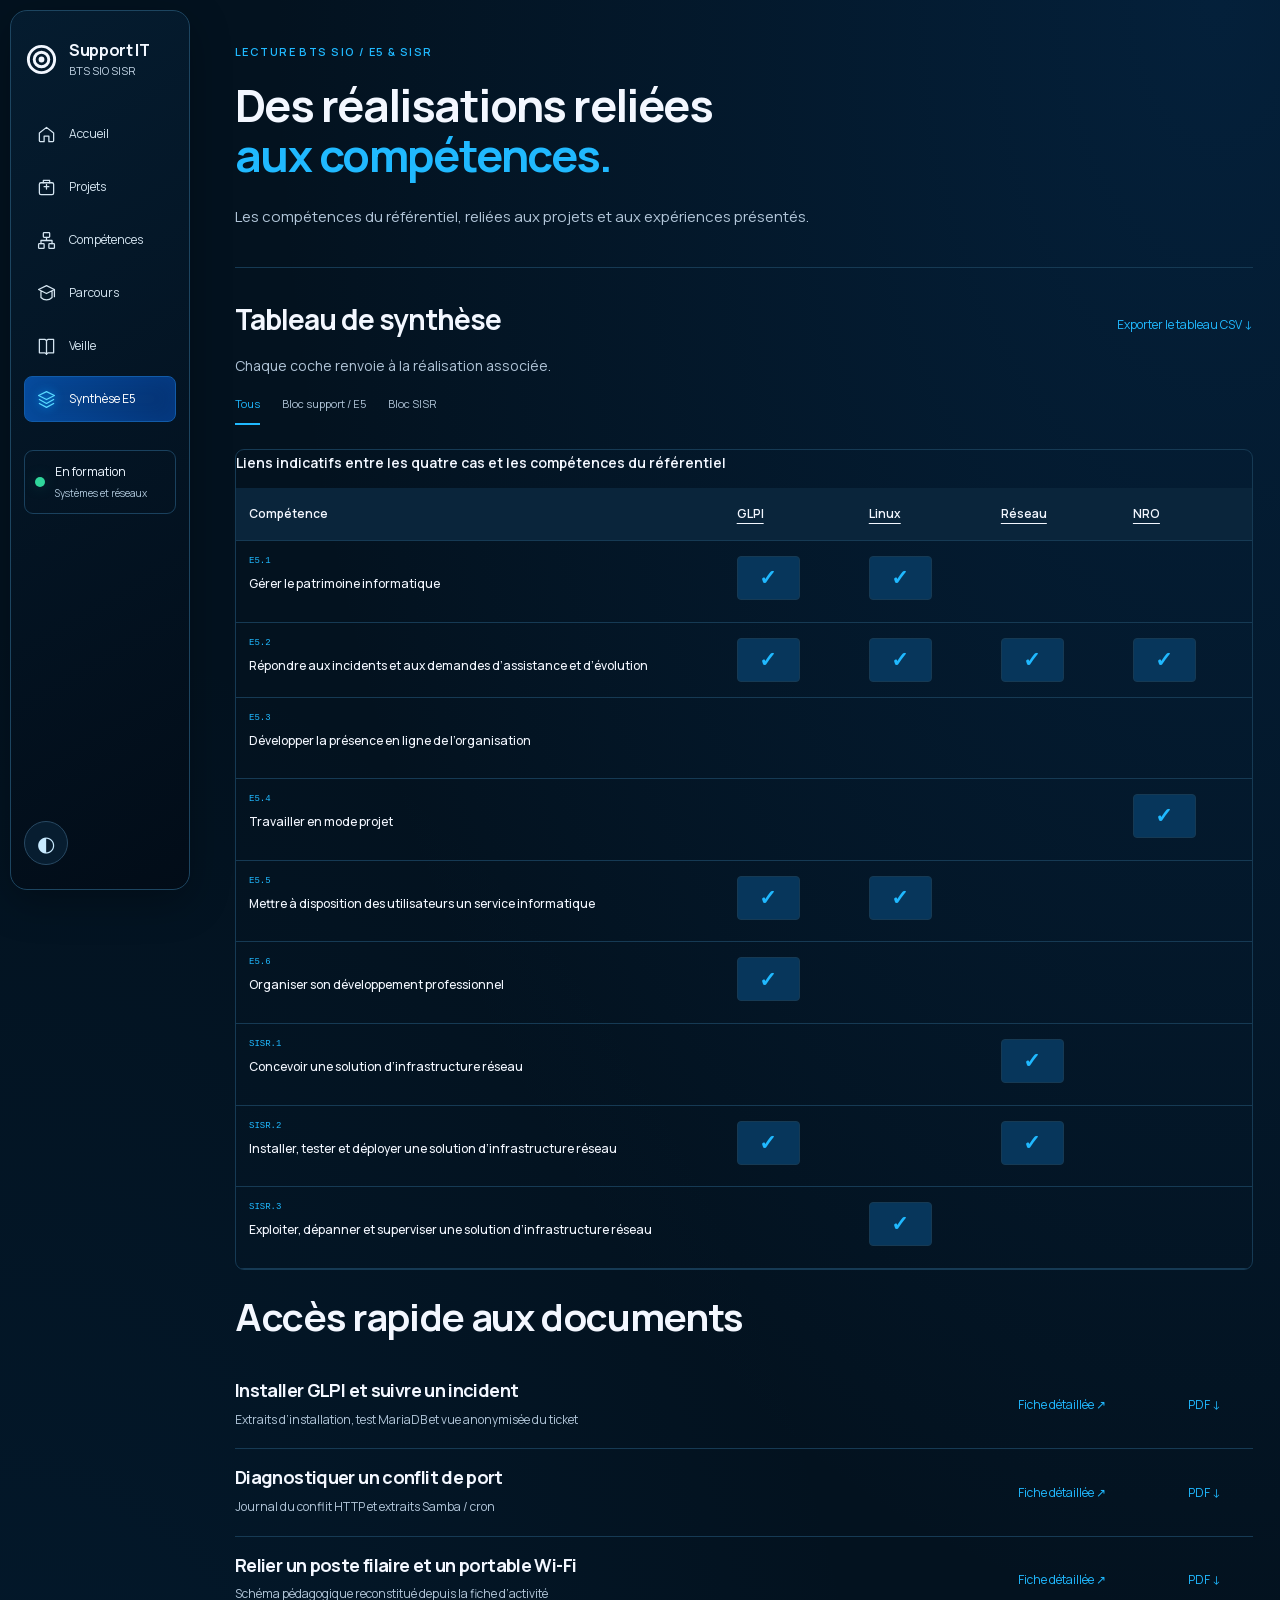
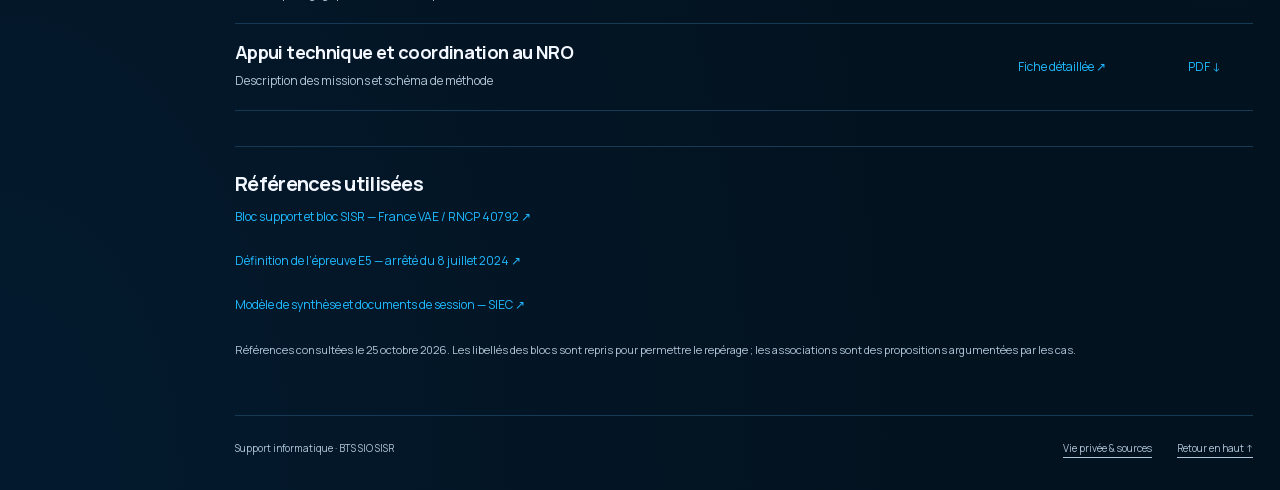
<file: synthese.html>
<!doctype html><html lang="fr"><head><meta charset="UTF-8"><meta name="viewport" content="width=device-width, initial-scale=1"><meta name="theme-color" content="#03121f"><title>Synthèse E5 et SISR — Réalisations et compétences</title><meta name="description" content="Matrice préparatoire, preuves et limites : relier les réalisations aux compétences du support informatique et du bloc SISR."><meta property="og:type" content="website"><meta property="og:locale" content="fr_FR"><meta property="og:title" content="Synthèse E5 et SISR — Réalisations et compétences"><meta property="og:description" content="Matrice préparatoire, preuves et limites : relier les réalisations aux compétences du support informatique et du bloc SISR."><meta property="og:image" content="assets/hero-bleu.webp"><meta property="og:image:width" content="1536"><meta property="og:image:height" content="1024"><meta property="og:image:alt" content="Environnement technique bleu nuit : serveurs et ordinateur portable."><meta name="twitter:card" content="summary_large_image"><link rel="icon" href="assets/favicon.svg" type="image/svg+xml"><script>try{const t=localStorage.getItem('support-blue-theme')||'auto';document.documentElement.dataset.theme=t==='auto'?'dark':t;document.documentElement.dataset.preference=t;}catch(e){document.documentElement.dataset.theme=matchMedia('(prefers-color-scheme:dark)').matches?'dark':'light';}</script><link rel="stylesheet" href="style.css"><link rel="stylesheet" href="bleu.css"><script src="script.js" defer></script><script type="application/ld+json">{"@context": "https://schema.org", "@type": "ProfilePage", "name": "Synthèse E5 et SISR — Réalisations et compétences", "description": "Matrice préparatoire, preuves et limites : relier les réalisations aux compétences du support informatique et du bloc SISR.", "mainEntity": {"@type": "Person", "description": "Étudiant en BTS SIO SISR, candidature en alternance en support informatique."}}</script></head><body><a class="skip-link" href="#contenu">Aller au contenu</a><header class="site-header"><a class="home-mark" href="index.html" aria-label="Accueil"><svg class="icon" viewBox="0 0 24 24" fill="none" stroke="currentColor" stroke-width="1.6" stroke-linecap="round" stroke-linejoin="round" aria-hidden="true"><circle cx="12" cy="12" r="9"/><circle cx="12" cy="12" r="5"/><circle cx="12" cy="12" r="1"/></svg><span class="brand-copy"><strong>Support IT</strong><small>BTS SIO SISR</small></span></a><button class="menu-button" aria-expanded="false" aria-controls="main-nav" type="button">Menu <span aria-hidden="true">☰</span></button><nav id="main-nav" aria-label="Navigation principale"><a class="nav-link" href="index.html" ><svg class="icon" viewBox="0 0 24 24" fill="none" stroke="currentColor" stroke-width="1.6" stroke-linecap="round" stroke-linejoin="round" aria-hidden="true"><path d="m3 10 9-7 9 7v10a1 1 0 0 1-1 1h-5v-7H9v7H4a1 1 0 0 1-1-1Z"/></svg><span>Accueil</span></a><a class="nav-link" href="index.html#realisations" ><svg class="icon" viewBox="0 0 24 24" fill="none" stroke="currentColor" stroke-width="1.6" stroke-linecap="round" stroke-linejoin="round" aria-hidden="true"><rect x="3" y="6" width="18" height="15" rx="2"/><path d="M8 6V3h8v3M9 11h6M12 8v6"/></svg><span>Projets</span></a><a class="nav-link" href="competences.html" ><svg class="icon" viewBox="0 0 24 24" fill="none" stroke="currentColor" stroke-width="1.6" stroke-linecap="round" stroke-linejoin="round" aria-hidden="true"><rect x="8" y="2" width="8" height="6" rx="1"/><rect x="2" y="16" width="7" height="6" rx="1"/><rect x="15" y="16" width="7" height="6" rx="1"/><path d="M12 8v4M5 16v-4h14v4"/></svg><span>Compétences</span></a><a class="nav-link" href="parcours.html" ><svg class="icon" viewBox="0 0 24 24" fill="none" stroke="currentColor" stroke-width="1.6" stroke-linecap="round" stroke-linejoin="round" aria-hidden="true"><path d="m2 7 10-5 10 5-10 5ZM5 9v8c4 4 10 4 14 0V9M22 7v9"/></svg><span>Parcours</span></a><a class="nav-link" href="veille.html" ><svg class="icon" viewBox="0 0 24 24" fill="none" stroke="currentColor" stroke-width="1.6" stroke-linecap="round" stroke-linejoin="round" aria-hidden="true"><path d="M3 3h7a3 3 0 0 1 2 2 3 3 0 0 1 2-2h7v17h-7a3 3 0 0 0-2 2 3 3 0 0 0-2-2H3Z M12 5v17"/></svg><span>Veille</span></a><a class="nav-link" href="synthese.html" aria-current="page"><svg class="icon" viewBox="0 0 24 24" fill="none" stroke="currentColor" stroke-width="1.6" stroke-linecap="round" stroke-linejoin="round" aria-hidden="true"><path d="m12 2 10 5-10 5L2 7Zm-9 10 9 5 9-5M3 17l9 5 9-5"/></svg><span>Synthèse E5</span></a></nav><div class="sidebar-status"><span></span><div>En formation<small>Systèmes et réseaux</small></div></div><button class="theme-button" type="button" aria-label="Changer le thème" title="Changer le thème"><span aria-hidden="true">◐</span></button></header><main id="contenu"><section class="page-head container"><p class="eyebrow">Lecture BTS SIO / E5 &amp; SISR</p><h1>Des réalisations reliées<br><span>aux compétences.</span></h1><p class="lead">Les compétences du référentiel, reliées aux projets et aux expériences présentés.</p></section><section class="container matrix-section" id="matrice"><div class="matrix-intro"><div><h2>Tableau de synthèse</h2><p>Chaque coche renvoie à la réalisation associée.</p></div><a class="text-link" href="documents/synthese.csv" download="">Exporter le tableau CSV ↓</a></div><div class="filter-bar" role="group" aria-label="Filtrer les blocs de compétences"><button type="button" data-filter="matrix" data-value="all" aria-pressed="true">Tous</button><button type="button" data-filter="matrix" data-value="E5" aria-pressed="false">Bloc support / E5</button><button type="button" data-filter="matrix" data-value="SISR" aria-pressed="false">Bloc SISR</button></div><p class="sr-only" id="matrix-count" aria-live="polite">9 compétences affichées.</p><div class="table-scroll focus-scroll" tabindex="0" aria-label="Tableau de synthèse, défilement horizontal si nécessaire"><table class="matrix"><caption>Liens indicatifs entre les quatre cas et les compétences du référentiel</caption><thead><tr><th scope="col">Compétence</th><th scope="col"><a class="" href="projets/glpi.html" >GLPI</a></th><th scope="col"><a class="" href="projets/linux.html" >Linux</a></th><th scope="col"><a class="" href="projets/reseau.html" >Réseau</a></th><th scope="col"><a class="" href="projets/nro.html" >NRO</a></th></tr></thead><tbody><tr data-bloc="E5" data-covered="true"><th scope="row"><span>E5.1</span>Gérer le patrimoine informatique</th><td><a class="matrix-state covered" href="projets/glpi.html" aria-label="Installer GLPI et suivre un incident : ✓. Compétence abordée dans cette réalisation.">✓</a></td><td><a class="matrix-state covered" href="projets/linux.html" aria-label="Diagnostiquer un conflit de port : ✓. Compétence abordée dans cette réalisation.">✓</a></td><td><span class="matrix-state none" aria-label="Non associé"></span></td><td><span class="matrix-state none" aria-label="Non associé"></span></td></tr><tr data-bloc="E5" data-covered="true"><th scope="row"><span>E5.2</span>Répondre aux incidents et aux demandes d’assistance et d’évolution</th><td><a class="matrix-state covered" href="projets/glpi.html" aria-label="Installer GLPI et suivre un incident : ✓. Compétence abordée dans cette réalisation.">✓</a></td><td><a class="matrix-state covered" href="projets/linux.html" aria-label="Diagnostiquer un conflit de port : ✓. Compétence abordée dans cette réalisation.">✓</a></td><td><a class="matrix-state covered" href="projets/reseau.html" aria-label="Relier un poste filaire et un portable Wi-Fi : ✓. Compétence abordée dans cette réalisation.">✓</a></td><td><a class="matrix-state covered" href="projets/nro.html" aria-label="Appui technique et coordination au NRO : ✓. Compétence abordée dans cette réalisation.">✓</a></td></tr><tr data-bloc="E5" data-covered="false"><th scope="row"><span>E5.3</span>Développer la présence en ligne de l’organisation</th><td><span class="matrix-state none" aria-label="Non associé"></span></td><td><span class="matrix-state none" aria-label="Non associé"></span></td><td><span class="matrix-state none" aria-label="Non associé"></span></td><td><span class="matrix-state none" aria-label="Non associé"></span></td></tr><tr data-bloc="E5" data-covered="true"><th scope="row"><span>E5.4</span>Travailler en mode projet</th><td><span class="matrix-state none" aria-label="Non associé"></span></td><td><span class="matrix-state none" aria-label="Non associé"></span></td><td><span class="matrix-state none" aria-label="Non associé"></span></td><td><a class="matrix-state covered" href="projets/nro.html" aria-label="Appui technique et coordination au NRO : ✓. Compétence abordée dans cette réalisation.">✓</a></td></tr><tr data-bloc="E5" data-covered="true"><th scope="row"><span>E5.5</span>Mettre à disposition des utilisateurs un service informatique</th><td><a class="matrix-state covered" href="projets/glpi.html" aria-label="Installer GLPI et suivre un incident : ✓. Compétence abordée dans cette réalisation.">✓</a></td><td><a class="matrix-state covered" href="projets/linux.html" aria-label="Diagnostiquer un conflit de port : ✓. Compétence abordée dans cette réalisation.">✓</a></td><td><span class="matrix-state none" aria-label="Non associé"></span></td><td><span class="matrix-state none" aria-label="Non associé"></span></td></tr><tr data-bloc="E5" data-covered="true"><th scope="row"><span>E5.6</span>Organiser son développement professionnel</th><td><a class="matrix-state covered" href="projets/glpi.html" aria-label="Installer GLPI et suivre un incident : ✓. Compétence abordée dans cette réalisation.">✓</a></td><td><span class="matrix-state none" aria-label="Non associé"></span></td><td><span class="matrix-state none" aria-label="Non associé"></span></td><td><span class="matrix-state none" aria-label="Non associé"></span></td></tr><tr data-bloc="SISR" data-covered="true"><th scope="row"><span>SISR.1</span>Concevoir une solution d’infrastructure réseau</th><td><span class="matrix-state none" aria-label="Non associé"></span></td><td><span class="matrix-state none" aria-label="Non associé"></span></td><td><a class="matrix-state covered" href="projets/reseau.html" aria-label="Relier un poste filaire et un portable Wi-Fi : ✓. Compétence abordée dans cette réalisation.">✓</a></td><td><span class="matrix-state none" aria-label="Non associé"></span></td></tr><tr data-bloc="SISR" data-covered="true"><th scope="row"><span>SISR.2</span>Installer, tester et déployer une solution d’infrastructure réseau</th><td><a class="matrix-state covered" href="projets/glpi.html" aria-label="Installer GLPI et suivre un incident : ✓. Compétence abordée dans cette réalisation.">✓</a></td><td><span class="matrix-state none" aria-label="Non associé"></span></td><td><a class="matrix-state covered" href="projets/reseau.html" aria-label="Relier un poste filaire et un portable Wi-Fi : ✓. Compétence abordée dans cette réalisation.">✓</a></td><td><span class="matrix-state none" aria-label="Non associé"></span></td></tr><tr data-bloc="SISR" data-covered="true"><th scope="row"><span>SISR.3</span>Exploiter, dépanner et superviser une solution d’infrastructure réseau</th><td><span class="matrix-state none" aria-label="Non associé"></span></td><td><a class="matrix-state covered" href="projets/linux.html" aria-label="Diagnostiquer un conflit de port : ✓. Compétence abordée dans cette réalisation.">✓</a></td><td><span class="matrix-state none" aria-label="Non associé"></span></td><td><span class="matrix-state none" aria-label="Non associé"></span></td></tr></tbody></table></div><h2>Accès rapide aux documents</h2><div class="document-list"><article><div><h3>Installer GLPI et suivre un incident</h3><p>Extraits d’installation, test MariaDB et vue anonymisée du ticket</p></div><a class="text-link" href="projets/glpi.html" >Fiche détaillée ↗</a><a class="text-link" href="documents/glpi.pdf" download="">PDF ↓</a></article><article><div><h3>Diagnostiquer un conflit de port</h3><p>Journal du conflit HTTP et extraits Samba / cron</p></div><a class="text-link" href="projets/linux.html" >Fiche détaillée ↗</a><a class="text-link" href="documents/linux.pdf" download="">PDF ↓</a></article><article><div><h3>Relier un poste filaire et un portable Wi-Fi</h3><p>Schéma pédagogique reconstitué depuis la fiche d’activité</p></div><a class="text-link" href="projets/reseau.html" >Fiche détaillée ↗</a><a class="text-link" href="documents/reseau.pdf" download="">PDF ↓</a></article><article><div><h3>Appui technique et coordination au NRO</h3><p>Description des missions et schéma de méthode</p></div><a class="text-link" href="projets/nro.html" >Fiche détaillée ↗</a><a class="text-link" href="documents/nro.pdf" download="">PDF ↓</a></article></div><div class="references"><h3>Références utilisées</h3><a class="text-link" href="https://vae.gouv.fr/certifications/3d2969ad-7185-420e-bdca-46720a60e284/" target="_blank" rel="noopener noreferrer">Bloc support et bloc SISR — France VAE / RNCP 40792 ↗</a><a class="text-link" href="https://www.legifrance.gouv.fr/jorf/id/JORFTEXT000049926463" target="_blank" rel="noopener noreferrer">Définition de l’épreuve E5 — arrêté du 8 juillet 2024 ↗</a><a class="text-link" href="https://siec.education.fr/candidats/docutheque" target="_blank" rel="noopener noreferrer">Modèle de synthèse et documents de session — SIEC ↗</a><p class="small-note">Références consultées le 25 octobre 2026. Les libellés des blocs sont repris pour permettre le repérage ; les associations sont des propositions argumentées par les cas.</p></div></section></main><footer class="site-footer container"><span>Support informatique · BTS SIO SISR</span><div><a class="" href="confidentialite.html" >Vie privée & sources</a><a class="" href="#contenu" >Retour en haut ↑</a></div></footer><dialog id="image-viewer" aria-labelledby="viewer-title"><div class="viewer-bar"><h2 id="viewer-title">Agrandissement</h2><button type="button" class="viewer-close" autofocus>Fermer ×</button></div><img id="viewer-image" alt=""><p id="viewer-caption"></p></dialog></body></html>
</file>
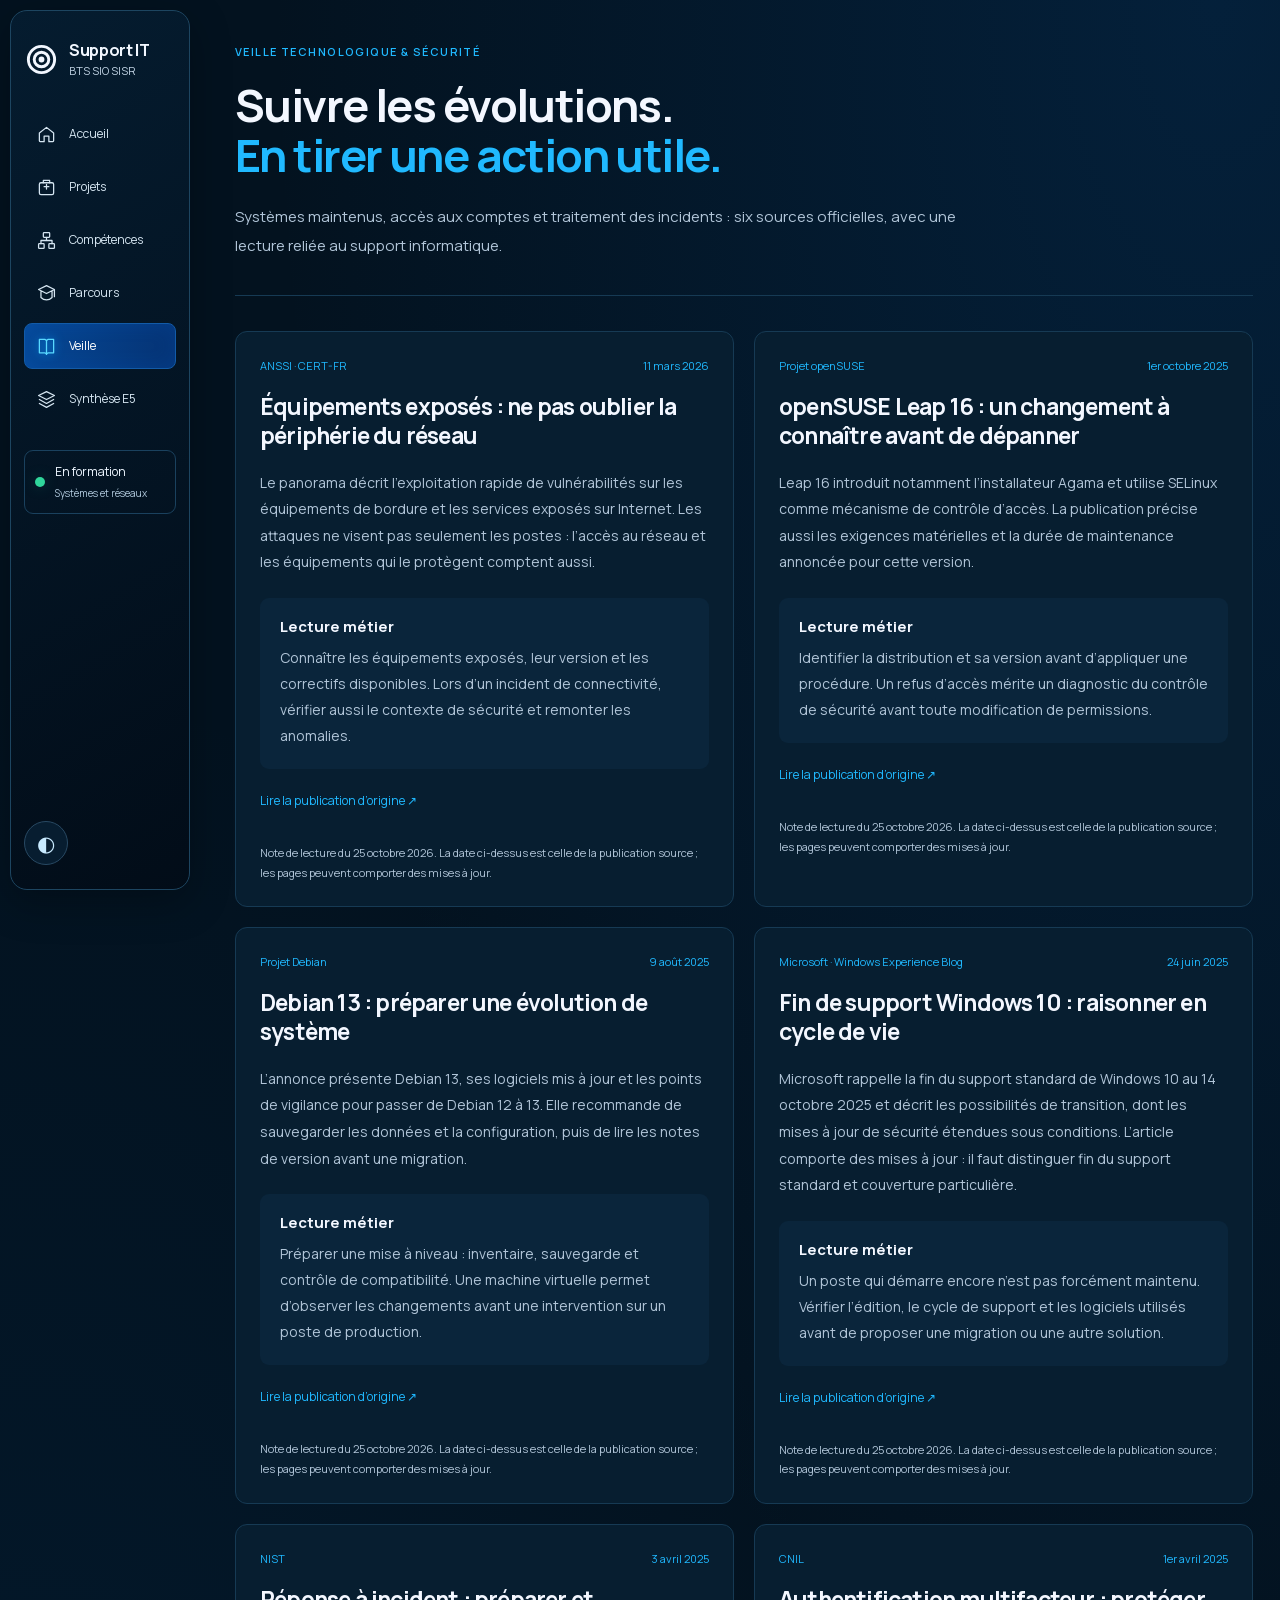
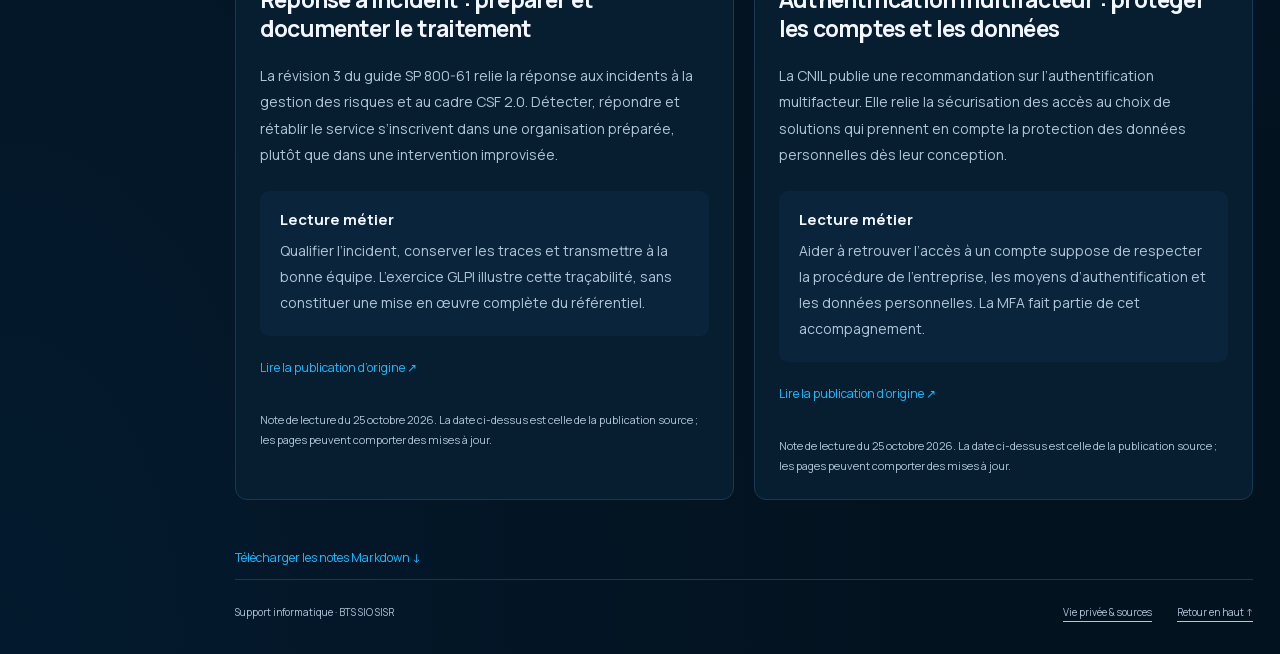
<file: veille.html>
<!doctype html><html lang="fr"><head><meta charset="UTF-8"><meta name="viewport" content="width=device-width, initial-scale=1"><meta name="theme-color" content="#03121f"><title>Veille technique — Systèmes, accès et incidents</title><meta name="description" content="Six publications officielles datées et analysées pour la pratique du support informatique : ANSSI, CNIL, NIST et éditeurs."><meta property="og:type" content="website"><meta property="og:locale" content="fr_FR"><meta property="og:title" content="Veille technique — Systèmes, accès et incidents"><meta property="og:description" content="Six publications officielles datées et analysées pour la pratique du support informatique : ANSSI, CNIL, NIST et éditeurs."><meta property="og:image" content="assets/hero-bleu.webp"><meta property="og:image:width" content="1536"><meta property="og:image:height" content="1024"><meta property="og:image:alt" content="Environnement technique bleu nuit : serveurs et ordinateur portable."><meta name="twitter:card" content="summary_large_image"><link rel="icon" href="assets/favicon.svg" type="image/svg+xml"><script>try{const t=localStorage.getItem('support-blue-theme')||'auto';document.documentElement.dataset.theme=t==='auto'?'dark':t;document.documentElement.dataset.preference=t;}catch(e){document.documentElement.dataset.theme=matchMedia('(prefers-color-scheme:dark)').matches?'dark':'light';}</script><link rel="stylesheet" href="style.css"><link rel="stylesheet" href="bleu.css"><script src="script.js" defer></script><script type="application/ld+json">{"@context": "https://schema.org", "@type": "ProfilePage", "name": "Veille technique — Systèmes, accès et incidents", "description": "Six publications officielles datées et analysées pour la pratique du support informatique : ANSSI, CNIL, NIST et éditeurs.", "mainEntity": {"@type": "Person", "description": "Étudiant en BTS SIO SISR, candidature en alternance en support informatique."}}</script></head><body><a class="skip-link" href="#contenu">Aller au contenu</a><header class="site-header"><a class="home-mark" href="index.html" aria-label="Accueil"><svg class="icon" viewBox="0 0 24 24" fill="none" stroke="currentColor" stroke-width="1.6" stroke-linecap="round" stroke-linejoin="round" aria-hidden="true"><circle cx="12" cy="12" r="9"/><circle cx="12" cy="12" r="5"/><circle cx="12" cy="12" r="1"/></svg><span class="brand-copy"><strong>Support IT</strong><small>BTS SIO SISR</small></span></a><button class="menu-button" aria-expanded="false" aria-controls="main-nav" type="button">Menu <span aria-hidden="true">☰</span></button><nav id="main-nav" aria-label="Navigation principale"><a class="nav-link" href="index.html" ><svg class="icon" viewBox="0 0 24 24" fill="none" stroke="currentColor" stroke-width="1.6" stroke-linecap="round" stroke-linejoin="round" aria-hidden="true"><path d="m3 10 9-7 9 7v10a1 1 0 0 1-1 1h-5v-7H9v7H4a1 1 0 0 1-1-1Z"/></svg><span>Accueil</span></a><a class="nav-link" href="index.html#realisations" ><svg class="icon" viewBox="0 0 24 24" fill="none" stroke="currentColor" stroke-width="1.6" stroke-linecap="round" stroke-linejoin="round" aria-hidden="true"><rect x="3" y="6" width="18" height="15" rx="2"/><path d="M8 6V3h8v3M9 11h6M12 8v6"/></svg><span>Projets</span></a><a class="nav-link" href="competences.html" ><svg class="icon" viewBox="0 0 24 24" fill="none" stroke="currentColor" stroke-width="1.6" stroke-linecap="round" stroke-linejoin="round" aria-hidden="true"><rect x="8" y="2" width="8" height="6" rx="1"/><rect x="2" y="16" width="7" height="6" rx="1"/><rect x="15" y="16" width="7" height="6" rx="1"/><path d="M12 8v4M5 16v-4h14v4"/></svg><span>Compétences</span></a><a class="nav-link" href="parcours.html" ><svg class="icon" viewBox="0 0 24 24" fill="none" stroke="currentColor" stroke-width="1.6" stroke-linecap="round" stroke-linejoin="round" aria-hidden="true"><path d="m2 7 10-5 10 5-10 5ZM5 9v8c4 4 10 4 14 0V9M22 7v9"/></svg><span>Parcours</span></a><a class="nav-link" href="veille.html" aria-current="page"><svg class="icon" viewBox="0 0 24 24" fill="none" stroke="currentColor" stroke-width="1.6" stroke-linecap="round" stroke-linejoin="round" aria-hidden="true"><path d="M3 3h7a3 3 0 0 1 2 2 3 3 0 0 1 2-2h7v17h-7a3 3 0 0 0-2 2 3 3 0 0 0-2-2H3Z M12 5v17"/></svg><span>Veille</span></a><a class="nav-link" href="synthese.html" ><svg class="icon" viewBox="0 0 24 24" fill="none" stroke="currentColor" stroke-width="1.6" stroke-linecap="round" stroke-linejoin="round" aria-hidden="true"><path d="m12 2 10 5-10 5L2 7Zm-9 10 9 5 9-5M3 17l9 5 9-5"/></svg><span>Synthèse E5</span></a></nav><div class="sidebar-status"><span></span><div>En formation<small>Systèmes et réseaux</small></div></div><button class="theme-button" type="button" aria-label="Changer le thème" title="Changer le thème"><span aria-hidden="true">◐</span></button></header><main id="contenu"><section class="page-head container"><p class="eyebrow">Veille technologique &amp; sécurité</p><h1>Suivre les évolutions.<br><span>En tirer une action utile.</span></h1><p class="lead">Systèmes maintenus, accès aux comptes et traitement des incidents : six sources officielles, avec une lecture reliée au support informatique.</p></section><section class="container watch-notes"><article class="watch-note" id="source-1" data-publisher="ANSSI · CERT-FR"><div class="watch-meta"><span>ANSSI · CERT-FR</span><time datetime="2026-03-11">11 mars 2026</time></div><h2>Équipements exposés : ne pas oublier la périphérie du réseau</h2><p>Le panorama décrit l’exploitation rapide de vulnérabilités sur les équipements de bordure et les services exposés sur Internet. Les attaques ne visent pas seulement les postes : l’accès au réseau et les équipements qui le protègent comptent aussi.</p><div class="takeaway"><h3>Lecture métier</h3><p>Connaître les équipements exposés, leur version et les correctifs disponibles. Lors d’un incident de connectivité, vérifier aussi le contexte de sécurité et remonter les anomalies.</p></div><a class="text-link" href="https://www.cert.cyber.gouv.fr/cti/CERTFR-2026-CTI-002/" target="_blank" rel="noopener noreferrer">Lire la publication d’origine ↗</a><p class="small-note">Note de lecture du 25 octobre 2026. La date ci-dessus est celle de la publication source ; les pages peuvent comporter des mises à jour.</p></article><article class="watch-note" id="source-2" data-publisher="Projet openSUSE"><div class="watch-meta"><span>Projet openSUSE</span><time datetime="2025-10-01">1er octobre 2025</time></div><h2>openSUSE Leap 16 : un changement à connaître avant de dépanner</h2><p>Leap 16 introduit notamment l’installateur Agama et utilise SELinux comme mécanisme de contrôle d’accès. La publication précise aussi les exigences matérielles et la durée de maintenance annoncée pour cette version.</p><div class="takeaway"><h3>Lecture métier</h3><p>Identifier la distribution et sa version avant d’appliquer une procédure. Un refus d’accès mérite un diagnostic du contrôle de sécurité avant toute modification de permissions.</p></div><a class="text-link" href="https://news.opensuse.org/2025/10/01/next-chapter-opens-with-leap-release/" target="_blank" rel="noopener noreferrer">Lire la publication d’origine ↗</a><p class="small-note">Note de lecture du 25 octobre 2026. La date ci-dessus est celle de la publication source ; les pages peuvent comporter des mises à jour.</p></article><article class="watch-note" id="source-3" data-publisher="Projet Debian"><div class="watch-meta"><span>Projet Debian</span><time datetime="2025-08-09">9 août 2025</time></div><h2>Debian 13 : préparer une évolution de système</h2><p>L’annonce présente Debian 13, ses logiciels mis à jour et les points de vigilance pour passer de Debian 12 à 13. Elle recommande de sauvegarder les données et la configuration, puis de lire les notes de version avant une migration.</p><div class="takeaway"><h3>Lecture métier</h3><p>Préparer une mise à niveau : inventaire, sauvegarde et contrôle de compatibilité. Une machine virtuelle permet d’observer les changements avant une intervention sur un poste de production.</p></div><a class="text-link" href="https://www.debian.org/News/2025/20250809" target="_blank" rel="noopener noreferrer">Lire la publication d’origine ↗</a><p class="small-note">Note de lecture du 25 octobre 2026. La date ci-dessus est celle de la publication source ; les pages peuvent comporter des mises à jour.</p></article><article class="watch-note" id="source-4" data-publisher="Microsoft · Windows Experience Blog"><div class="watch-meta"><span>Microsoft · Windows Experience Blog</span><time datetime="2025-06-24">24 juin 2025</time></div><h2>Fin de support Windows 10 : raisonner en cycle de vie</h2><p>Microsoft rappelle la fin du support standard de Windows 10 au 14 octobre 2025 et décrit les possibilités de transition, dont les mises à jour de sécurité étendues sous conditions. L’article comporte des mises à jour : il faut distinguer fin du support standard et couverture particulière.</p><div class="takeaway"><h3>Lecture métier</h3><p>Un poste qui démarre encore n’est pas forcément maintenu. Vérifier l’édition, le cycle de support et les logiciels utilisés avant de proposer une migration ou une autre solution.</p></div><a class="text-link" href="https://blogs.windows.com/windowsexperience/2025/06/24/stay-secure-with-windows-11-copilot-pcs-and-windows-365-before-support-ends-for-windows-10/" target="_blank" rel="noopener noreferrer">Lire la publication d’origine ↗</a><p class="small-note">Note de lecture du 25 octobre 2026. La date ci-dessus est celle de la publication source ; les pages peuvent comporter des mises à jour.</p></article><article class="watch-note" id="source-5" data-publisher="NIST"><div class="watch-meta"><span>NIST</span><time datetime="2025-04-03">3 avril 2025</time></div><h2>Réponse à incident : préparer et documenter le traitement</h2><p>La révision 3 du guide SP 800-61 relie la réponse aux incidents à la gestion des risques et au cadre CSF 2.0. Détecter, répondre et rétablir le service s’inscrivent dans une organisation préparée, plutôt que dans une intervention improvisée.</p><div class="takeaway"><h3>Lecture métier</h3><p>Qualifier l’incident, conserver les traces et transmettre à la bonne équipe. L’exercice GLPI illustre cette traçabilité, sans constituer une mise en œuvre complète du référentiel.</p></div><a class="text-link" href="https://www.nist.gov/news-events/news/2025/04/nist-revises-sp-800-61-incident-response-recommendations-and-considerations" target="_blank" rel="noopener noreferrer">Lire la publication d’origine ↗</a><p class="small-note">Note de lecture du 25 octobre 2026. La date ci-dessus est celle de la publication source ; les pages peuvent comporter des mises à jour.</p></article><article class="watch-note" id="source-6" data-publisher="CNIL"><div class="watch-meta"><span>CNIL</span><time datetime="2025-04-01">1er avril 2025</time></div><h2>Authentification multifacteur : protéger les comptes et les données</h2><p>La CNIL publie une recommandation sur l’authentification multifacteur. Elle relie la sécurisation des accès au choix de solutions qui prennent en compte la protection des données personnelles dès leur conception.</p><div class="takeaway"><h3>Lecture métier</h3><p>Aider à retrouver l’accès à un compte suppose de respecter la procédure de l’entreprise, les moyens d’authentification et les données personnelles. La MFA fait partie de cet accompagnement.</p></div><a class="text-link" href="https://www.cnil.fr/fr/recommandation-mfa" target="_blank" rel="noopener noreferrer">Lire la publication d’origine ↗</a><p class="small-note">Note de lecture du 25 octobre 2026. La date ci-dessus est celle de la publication source ; les pages peuvent comporter des mises à jour.</p></article></section><section class="container"><a class="text-link" href="documents/veille.md" download="">Télécharger les notes Markdown ↓</a></section></main><footer class="site-footer container"><span>Support informatique · BTS SIO SISR</span><div><a class="" href="confidentialite.html" >Vie privée & sources</a><a class="" href="#contenu" >Retour en haut ↑</a></div></footer><dialog id="image-viewer" aria-labelledby="viewer-title"><div class="viewer-bar"><h2 id="viewer-title">Agrandissement</h2><button type="button" class="viewer-close" autofocus>Fermer ×</button></div><img id="viewer-image" alt=""><p id="viewer-caption"></p></dialog></body></html>
</file>
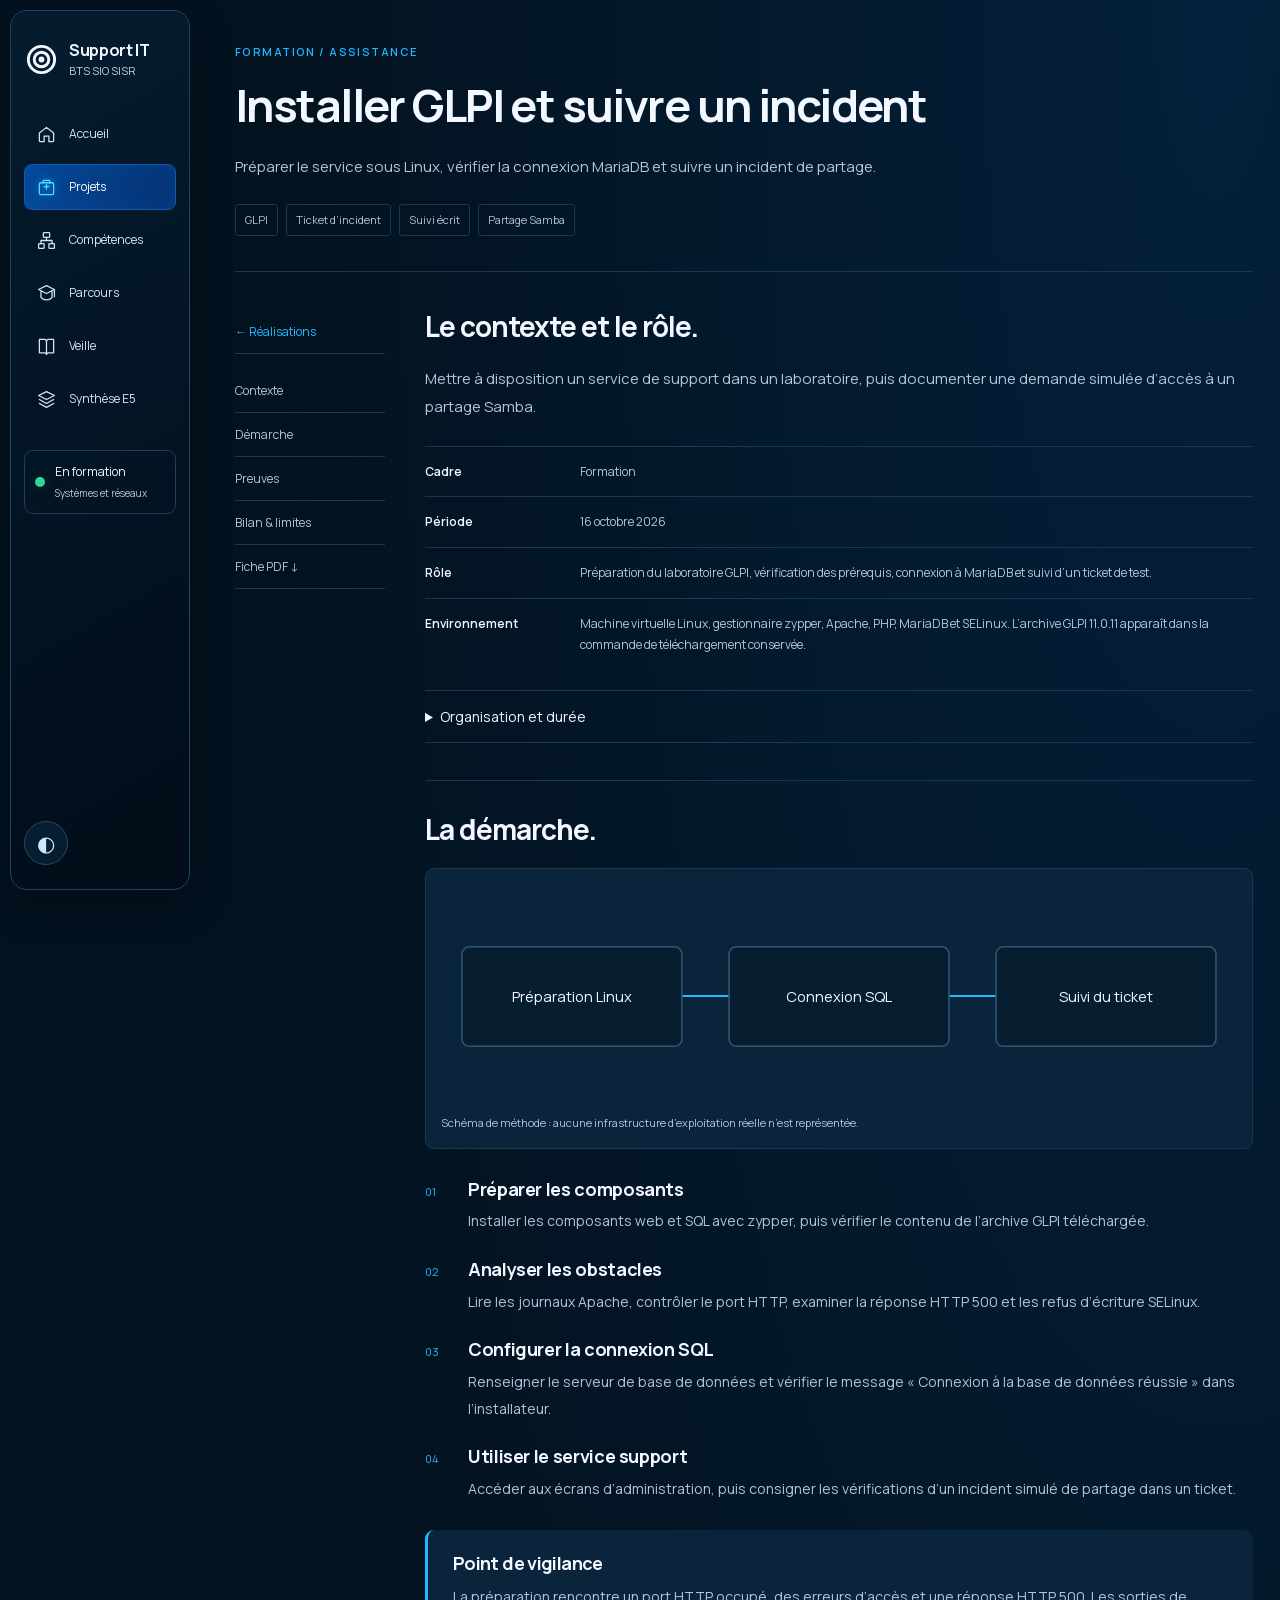
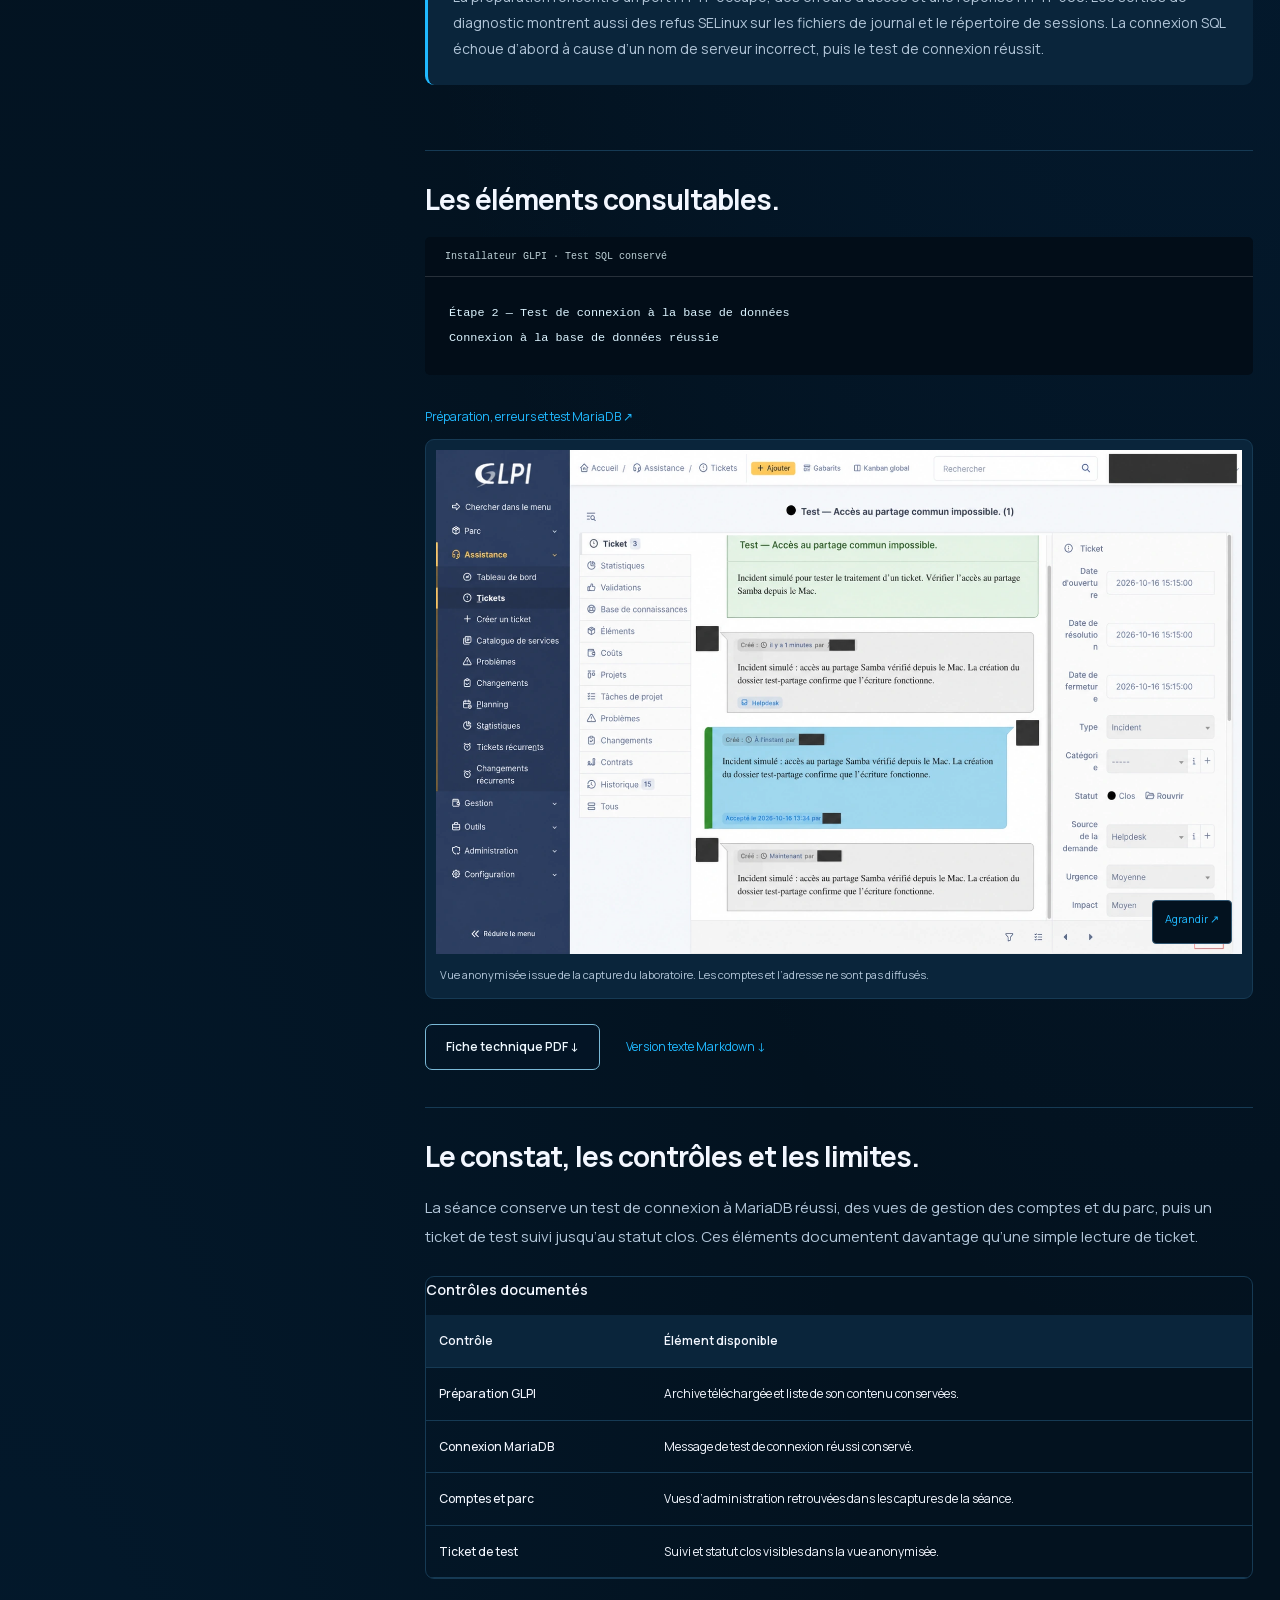
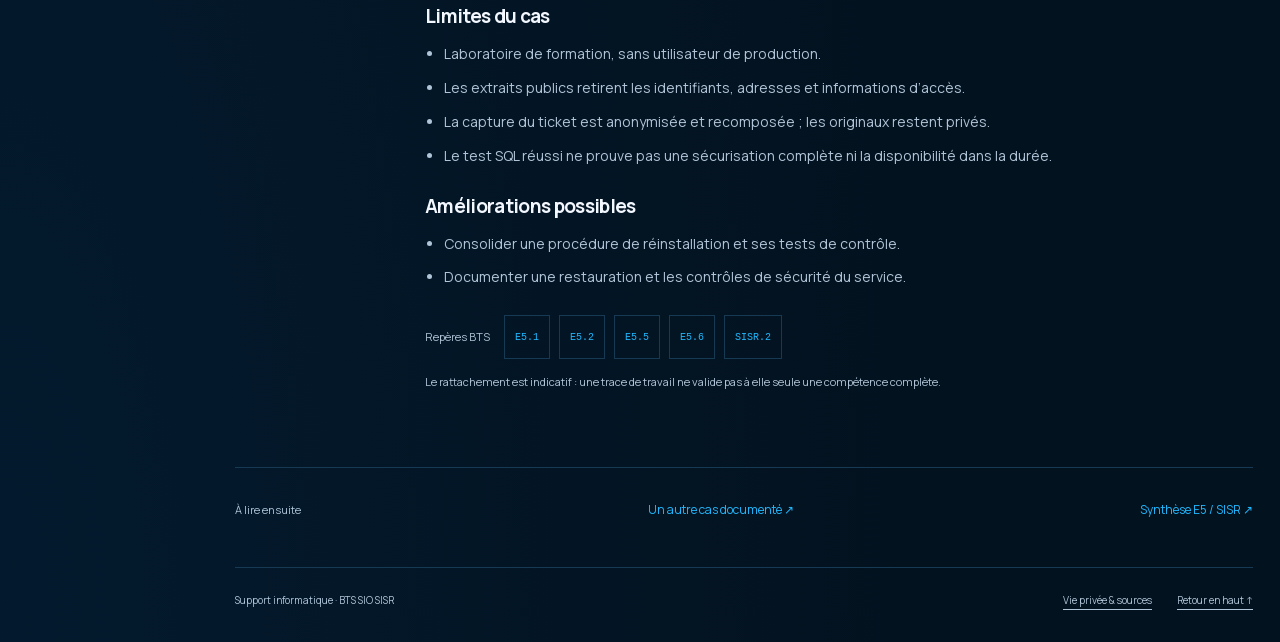
<file: projets/glpi.html>
<!doctype html><html lang="fr"><head><meta charset="UTF-8"><meta name="viewport" content="width=device-width, initial-scale=1"><meta name="theme-color" content="#03121f"><title>Installer GLPI et suivre un incident — Support informatique</title><meta name="description" content="Préparer le service sous Linux, vérifier la connexion MariaDB et suivre un incident de partage."><meta property="og:type" content="website"><meta property="og:locale" content="fr_FR"><meta property="og:title" content="Installer GLPI et suivre un incident — Support informatique"><meta property="og:description" content="Préparer le service sous Linux, vérifier la connexion MariaDB et suivre un incident de partage."><meta property="og:image" content="../assets/hero-bleu.webp"><meta property="og:image:width" content="1536"><meta property="og:image:height" content="1024"><meta property="og:image:alt" content="Environnement technique bleu nuit : serveurs et ordinateur portable."><meta name="twitter:card" content="summary_large_image"><link rel="icon" href="../assets/favicon.svg" type="image/svg+xml"><script>try{const t=localStorage.getItem('support-blue-theme')||'auto';document.documentElement.dataset.theme=t==='auto'?'dark':t;document.documentElement.dataset.preference=t;}catch(e){document.documentElement.dataset.theme=matchMedia('(prefers-color-scheme:dark)').matches?'dark':'light';}</script><link rel="stylesheet" href="../style.css"><link rel="stylesheet" href="../bleu.css"><script src="../script.js" defer></script><script type="application/ld+json">{"@context": "https://schema.org", "@type": "ProfilePage", "name": "Installer GLPI et suivre un incident — Support informatique", "description": "Préparer le service sous Linux, vérifier la connexion MariaDB et suivre un incident de partage.", "mainEntity": {"@type": "Person", "description": "Étudiant en BTS SIO SISR, candidature en alternance en support informatique."}}</script></head><body><a class="skip-link" href="#contenu">Aller au contenu</a><header class="site-header"><a class="home-mark" href="../index.html" aria-label="Accueil"><svg class="icon" viewBox="0 0 24 24" fill="none" stroke="currentColor" stroke-width="1.6" stroke-linecap="round" stroke-linejoin="round" aria-hidden="true"><circle cx="12" cy="12" r="9"/><circle cx="12" cy="12" r="5"/><circle cx="12" cy="12" r="1"/></svg><span class="brand-copy"><strong>Support IT</strong><small>BTS SIO SISR</small></span></a><button class="menu-button" aria-expanded="false" aria-controls="main-nav" type="button">Menu <span aria-hidden="true">☰</span></button><nav id="main-nav" aria-label="Navigation principale"><a class="nav-link" href="../index.html" ><svg class="icon" viewBox="0 0 24 24" fill="none" stroke="currentColor" stroke-width="1.6" stroke-linecap="round" stroke-linejoin="round" aria-hidden="true"><path d="m3 10 9-7 9 7v10a1 1 0 0 1-1 1h-5v-7H9v7H4a1 1 0 0 1-1-1Z"/></svg><span>Accueil</span></a><a class="nav-link" href="../index.html#realisations" aria-current="page"><svg class="icon" viewBox="0 0 24 24" fill="none" stroke="currentColor" stroke-width="1.6" stroke-linecap="round" stroke-linejoin="round" aria-hidden="true"><rect x="3" y="6" width="18" height="15" rx="2"/><path d="M8 6V3h8v3M9 11h6M12 8v6"/></svg><span>Projets</span></a><a class="nav-link" href="../competences.html" ><svg class="icon" viewBox="0 0 24 24" fill="none" stroke="currentColor" stroke-width="1.6" stroke-linecap="round" stroke-linejoin="round" aria-hidden="true"><rect x="8" y="2" width="8" height="6" rx="1"/><rect x="2" y="16" width="7" height="6" rx="1"/><rect x="15" y="16" width="7" height="6" rx="1"/><path d="M12 8v4M5 16v-4h14v4"/></svg><span>Compétences</span></a><a class="nav-link" href="../parcours.html" ><svg class="icon" viewBox="0 0 24 24" fill="none" stroke="currentColor" stroke-width="1.6" stroke-linecap="round" stroke-linejoin="round" aria-hidden="true"><path d="m2 7 10-5 10 5-10 5ZM5 9v8c4 4 10 4 14 0V9M22 7v9"/></svg><span>Parcours</span></a><a class="nav-link" href="../veille.html" ><svg class="icon" viewBox="0 0 24 24" fill="none" stroke="currentColor" stroke-width="1.6" stroke-linecap="round" stroke-linejoin="round" aria-hidden="true"><path d="M3 3h7a3 3 0 0 1 2 2 3 3 0 0 1 2-2h7v17h-7a3 3 0 0 0-2 2 3 3 0 0 0-2-2H3Z M12 5v17"/></svg><span>Veille</span></a><a class="nav-link" href="../synthese.html" ><svg class="icon" viewBox="0 0 24 24" fill="none" stroke="currentColor" stroke-width="1.6" stroke-linecap="round" stroke-linejoin="round" aria-hidden="true"><path d="m12 2 10 5-10 5L2 7Zm-9 10 9 5 9-5M3 17l9 5 9-5"/></svg><span>Synthèse E5</span></a></nav><div class="sidebar-status"><span></span><div>En formation<small>Systèmes et réseaux</small></div></div><button class="theme-button" type="button" aria-label="Changer le thème" title="Changer le thème"><span aria-hidden="true">◐</span></button></header><main id="contenu"><section class="page-head container"><p class="eyebrow">Formation / Assistance</p><h1>Installer GLPI et suivre un incident</h1><p class="lead">Préparer le service sous Linux, vérifier la connexion MariaDB et suivre un incident de partage.</p><ul class="tags"><li>GLPI</li><li>Ticket d’incident</li><li>Suivi écrit</li><li>Partage Samba</li></ul></section><div class="container detail-layout"><aside class="case-nav" aria-label="Dans cette fiche"><a href="../index.html#realisations">← Réalisations</a><a href="#contexte">Contexte</a><a href="#demarche">Démarche</a><a href="#preuves">Preuves</a><a href="#bilan">Bilan & limites</a><a href="../documents/glpi.pdf" download>Fiche PDF ↓</a></aside><div class="case-content"><section id="contexte"><h2>Le contexte et le rôle.</h2><p>Mettre à disposition un service de support dans un laboratoire, puis documenter une demande simulée d’accès à un partage Samba.</p><dl class="facts"><div><dt>Cadre</dt><dd>Formation</dd></div><div><dt>Période</dt><dd>16 octobre 2026</dd></div><div><dt>Rôle</dt><dd>Préparation du laboratoire GLPI, vérification des prérequis, connexion à MariaDB et suivi d’un ticket de test.</dd></div><div><dt>Environnement</dt><dd>Machine virtuelle Linux, gestionnaire zypper, Apache, PHP, MariaDB et SELinux. L’archive GLPI 11.0.11 apparaît dans la commande de téléchargement conservée.</dd></div></dl><details class="context-details"><summary>Organisation et durée</summary><p>Les éléments publiés permettent de décrire le rôle et la période indiqués ci-dessus. La durée détaillée et l’organisation de la séance ne sont pas attestées dans les traces disponibles.</p></details></section><section id="demarche"><h2>La démarche.</h2><figure class="diagram-frame"><svg class="architecture process-svg" viewBox="0 0 760 220" role="img" aria-label="Schéma de méthode : Préparation Linux puis Connexion SQL puis Suivi du ticket"><g class="schema-lines"><path d="M230 107H275M485 107H530"/></g><g class="schema-box schema-text"><rect x="20" y="60" width="210" height="95" rx="7"/><text x="125" y="113">Préparation Linux</text><rect x="275" y="60" width="210" height="95" rx="7"/><text x="380" y="113">Connexion SQL</text><rect x="530" y="60" width="210" height="95" rx="7"/><text x="635" y="113">Suivi du ticket</text></g></svg><figcaption>Schéma de méthode : aucune infrastructure d’exploitation réelle n’est représentée.</figcaption></figure><ol class="steps"><li><span>01</span><div><h3>Préparer les composants</h3><p>Installer les composants web et SQL avec zypper, puis vérifier le contenu de l’archive GLPI téléchargée.</p></div></li><li><span>02</span><div><h3>Analyser les obstacles</h3><p>Lire les journaux Apache, contrôler le port HTTP, examiner la réponse HTTP 500 et les refus d’écriture SELinux.</p></div></li><li><span>03</span><div><h3>Configurer la connexion SQL</h3><p>Renseigner le serveur de base de données et vérifier le message « Connexion à la base de données réussie » dans l’installateur.</p></div></li><li><span>04</span><div><h3>Utiliser le service support</h3><p>Accéder aux écrans d’administration, puis consigner les vérifications d’un incident simulé de partage dans un ticket.</p></div></li></ol><div class="note"><h3>Point de vigilance</h3><p>La préparation rencontre un port HTTP occupé, des erreurs d’accès et une réponse HTTP 500. Les sorties de diagnostic montrent aussi des refus SELinux sur les fichiers de journal et le répertoire de sessions. La connexion SQL échoue d’abord à cause d’un nom de serveur incorrect, puis le test de connexion réussit.</p></div></section><section id="preuves"><h2>Les éléments consultables.</h2><div class="evidence-code"><span>Installateur GLPI · Test SQL conservé</span><pre><code>Étape 2 — Test de connexion à la base de données
Connexion à la base de données réussie</code></pre></div><a class="text-link" href="../documents/installation-glpi.txt" target="_blank" rel="noopener">Préparation, erreurs et test MariaDB ↗</a><figure class="evidence-figure"><button class="zoom-button" type="button" data-zoom="../assets/glpi-ticket.webp" data-caption="Vue anonymisée du ticket et de son suivi — 16 octobre 2026" aria-label="Agrandir la vue anonymisée du ticket GLPI"><img src="../assets/glpi-ticket.webp" width="1586" height="992" alt="Vue du ticket GLPI simulé avec les messages de suivi et le statut clos ; les zones d’identification sont masquées." loading="lazy"><span>Agrandir ↗</span></button><figcaption>Vue anonymisée issue de la capture du laboratoire. Les comptes et l’adresse ne sont pas diffusés.</figcaption></figure><div class="downloads"><a class="button button-secondary" href="../documents/glpi.pdf" download="">Fiche technique PDF ↓</a><a class="text-link" href="../documents/glpi.md" download="">Version texte Markdown ↓</a></div></section><section id="bilan"><h2>Le constat, les contrôles et les limites.</h2><p>La séance conserve un test de connexion à MariaDB réussi, des vues de gestion des comptes et du parc, puis un ticket de test suivi jusqu’au statut clos. Ces éléments documentent davantage qu’une simple lecture de ticket.</p><div class="table-scroll"><table><caption>Contrôles documentés</caption><thead><tr><th scope="col">Contrôle</th><th scope="col">Élément disponible</th></tr></thead><tbody><tr><th scope="row">Préparation GLPI</th><td>Archive téléchargée et liste de son contenu conservées.</td></tr><tr><th scope="row">Connexion MariaDB</th><td>Message de test de connexion réussi conservé.</td></tr><tr><th scope="row">Comptes et parc</th><td>Vues d’administration retrouvées dans les captures de la séance.</td></tr><tr><th scope="row">Ticket de test</th><td>Suivi et statut clos visibles dans la vue anonymisée.</td></tr></tbody></table></div><h3>Limites du cas</h3><ul class="plain-list"><li>Laboratoire de formation, sans utilisateur de production.</li><li>Les extraits publics retirent les identifiants, adresses et informations d’accès.</li><li>La capture du ticket est anonymisée et recomposée ; les originaux restent privés.</li><li>Le test SQL réussi ne prouve pas une sécurisation complète ni la disponibilité dans la durée.</li></ul><h3>Améliorations possibles</h3><ul class="plain-list"><li>Consolider une procédure de réinstallation et ses tests de contrôle.</li><li>Documenter une restauration et les contrôles de sécurité du service.</li></ul><div class="reference-tags"><span>Repères BTS</span><a class="reference-tag" href="../synthese.html#matrice" >E5.1</a><a class="reference-tag" href="../synthese.html#matrice" >E5.2</a><a class="reference-tag" href="../synthese.html#matrice" >E5.5</a><a class="reference-tag" href="../synthese.html#matrice" >E5.6</a><a class="reference-tag" href="../synthese.html#matrice" >SISR.2</a></div><p class="small-note">Le rattachement est indicatif : une trace de travail ne valide pas à elle seule une compétence complète.</p></section></div></div><section class="container next-case"><span>À lire ensuite</span><a class="text-link" href="linux.html" >Un autre cas documenté ↗</a><a class="text-link" href="../synthese.html" >Synthèse E5 / SISR ↗</a></section></main><footer class="site-footer container"><span>Support informatique · BTS SIO SISR</span><div><a class="" href="../confidentialite.html" >Vie privée & sources</a><a class="" href="#contenu" >Retour en haut ↑</a></div></footer><dialog id="image-viewer" aria-labelledby="viewer-title"><div class="viewer-bar"><h2 id="viewer-title">Agrandissement</h2><button type="button" class="viewer-close" autofocus>Fermer ×</button></div><img id="viewer-image" alt=""><p id="viewer-caption"></p></dialog></body></html>
</file>
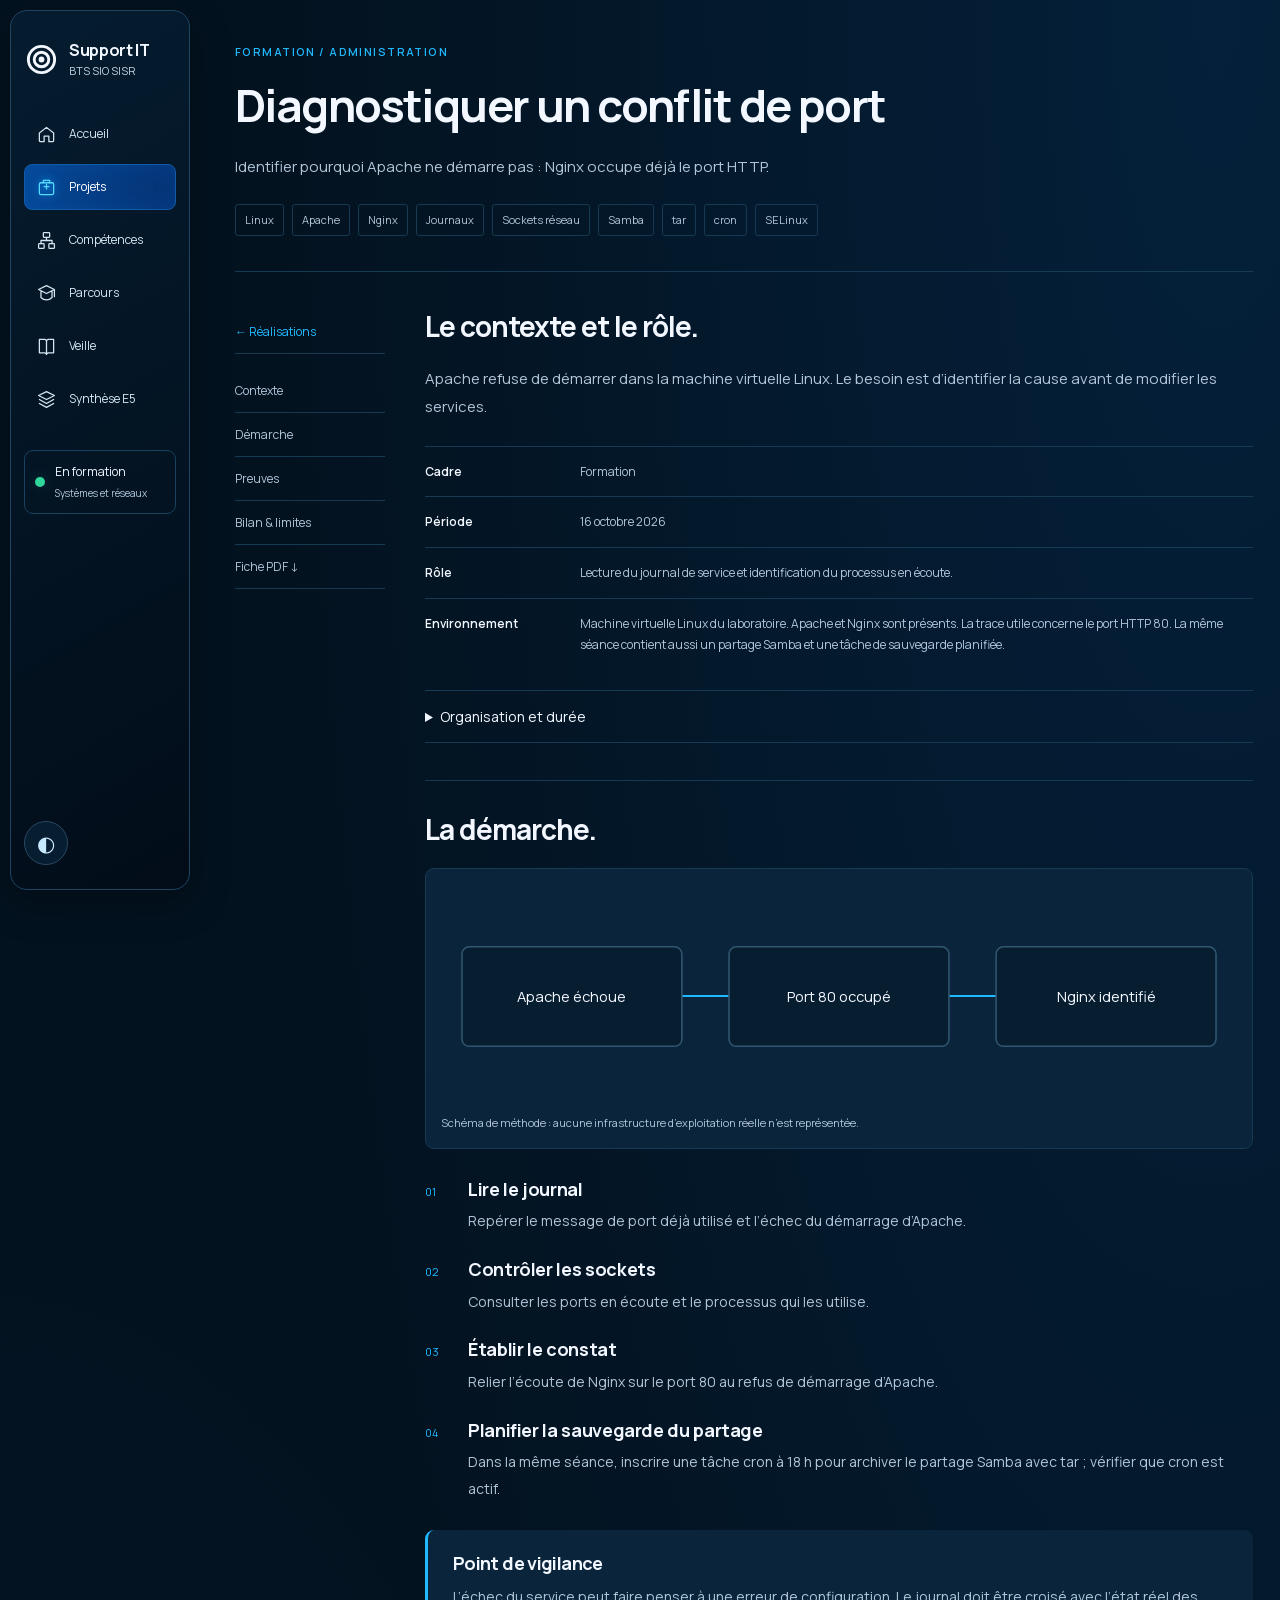
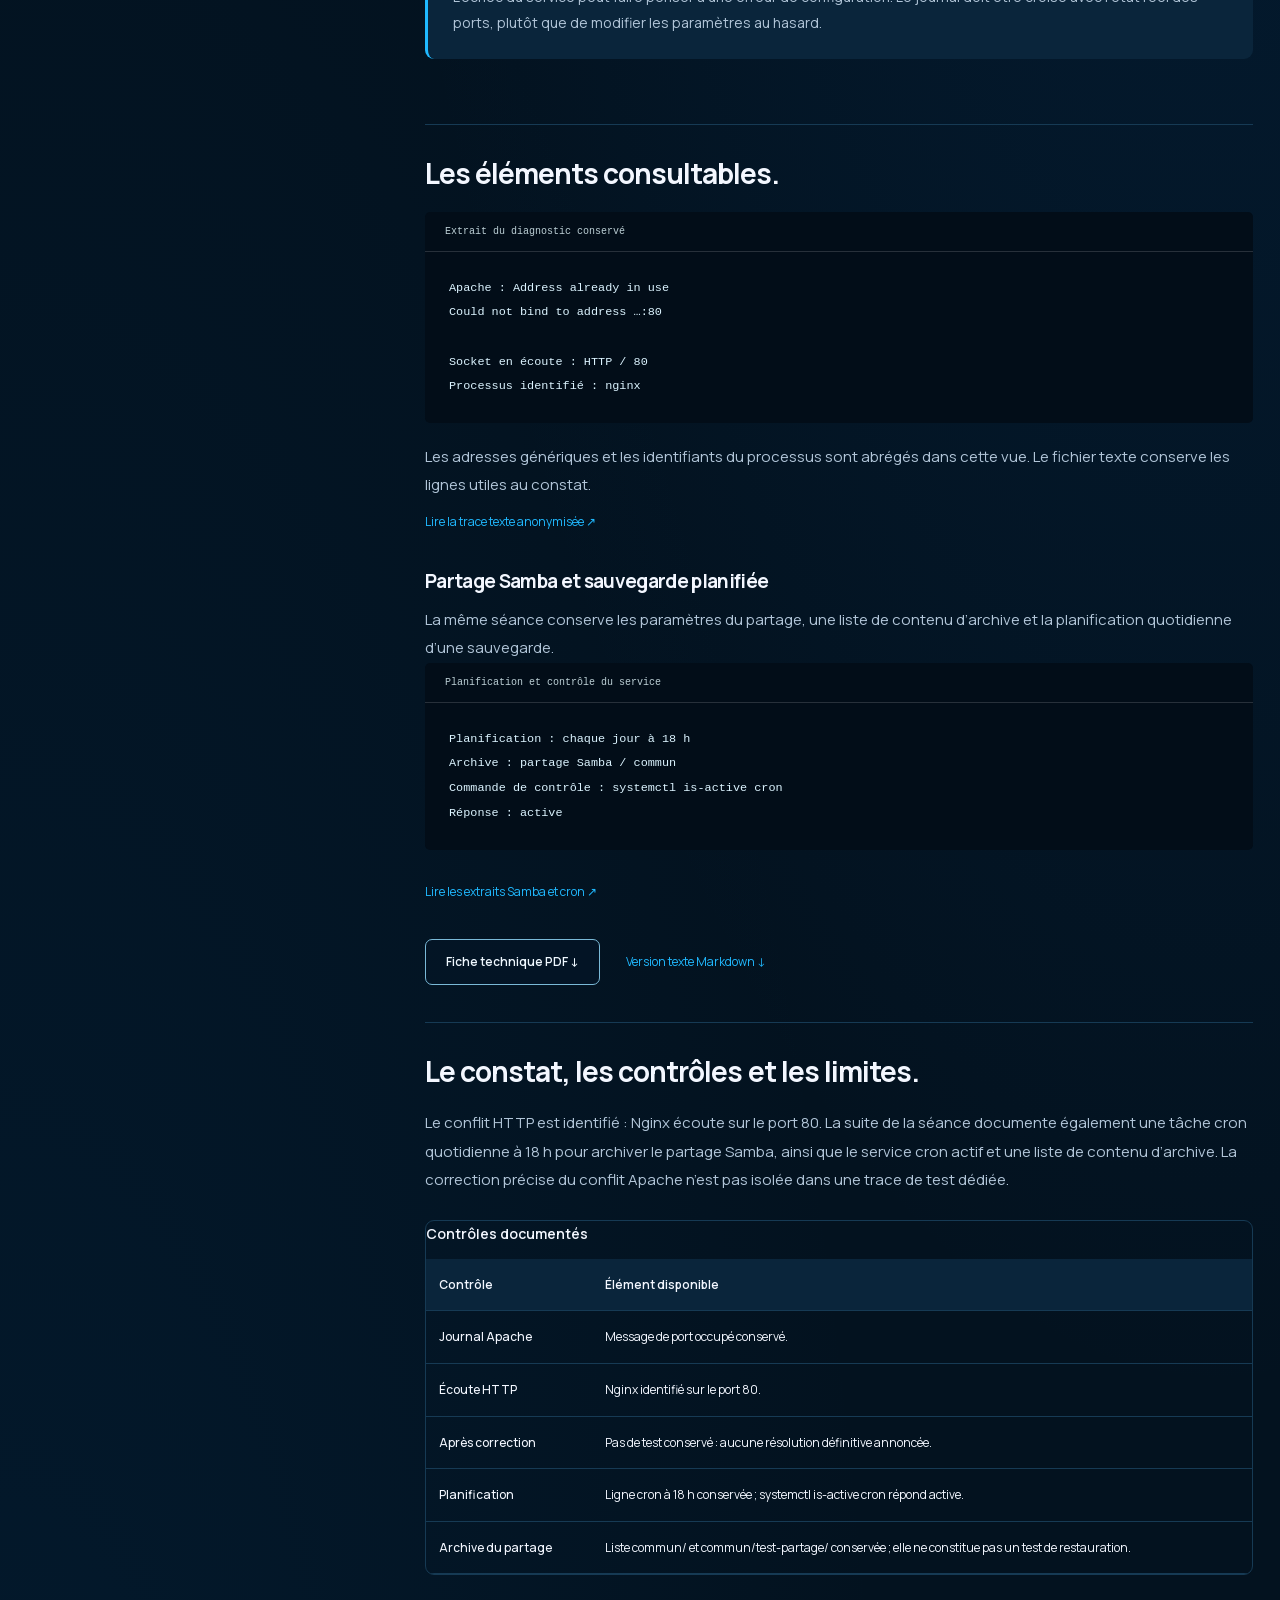
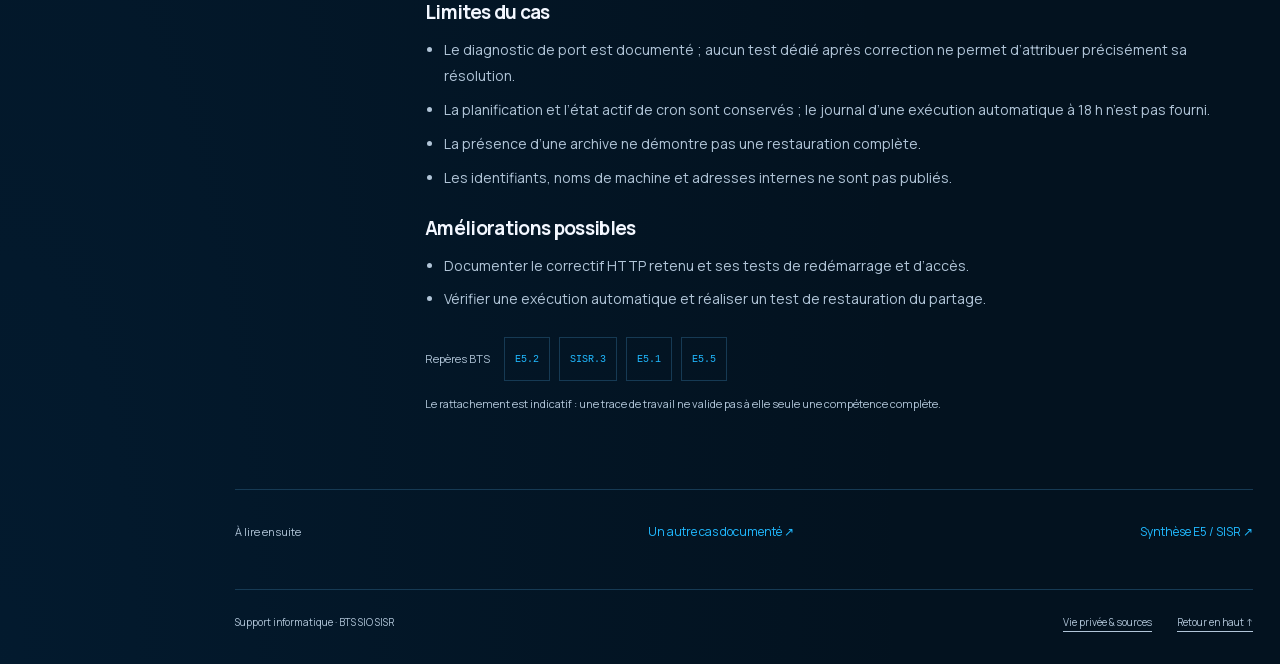
<file: projets/linux.html>
<!doctype html><html lang="fr"><head><meta charset="UTF-8"><meta name="viewport" content="width=device-width, initial-scale=1"><meta name="theme-color" content="#03121f"><title>Diagnostiquer un conflit de port — Support informatique</title><meta name="description" content="Identifier pourquoi Apache ne démarre pas : Nginx occupe déjà le port HTTP."><meta property="og:type" content="website"><meta property="og:locale" content="fr_FR"><meta property="og:title" content="Diagnostiquer un conflit de port — Support informatique"><meta property="og:description" content="Identifier pourquoi Apache ne démarre pas : Nginx occupe déjà le port HTTP."><meta property="og:image" content="../assets/hero-bleu.webp"><meta property="og:image:width" content="1536"><meta property="og:image:height" content="1024"><meta property="og:image:alt" content="Environnement technique bleu nuit : serveurs et ordinateur portable."><meta name="twitter:card" content="summary_large_image"><link rel="icon" href="../assets/favicon.svg" type="image/svg+xml"><script>try{const t=localStorage.getItem('support-blue-theme')||'auto';document.documentElement.dataset.theme=t==='auto'?'dark':t;document.documentElement.dataset.preference=t;}catch(e){document.documentElement.dataset.theme=matchMedia('(prefers-color-scheme:dark)').matches?'dark':'light';}</script><link rel="stylesheet" href="../style.css"><link rel="stylesheet" href="../bleu.css"><script src="../script.js" defer></script><script type="application/ld+json">{"@context": "https://schema.org", "@type": "ProfilePage", "name": "Diagnostiquer un conflit de port — Support informatique", "description": "Identifier pourquoi Apache ne démarre pas : Nginx occupe déjà le port HTTP.", "mainEntity": {"@type": "Person", "description": "Étudiant en BTS SIO SISR, candidature en alternance en support informatique."}}</script></head><body><a class="skip-link" href="#contenu">Aller au contenu</a><header class="site-header"><a class="home-mark" href="../index.html" aria-label="Accueil"><svg class="icon" viewBox="0 0 24 24" fill="none" stroke="currentColor" stroke-width="1.6" stroke-linecap="round" stroke-linejoin="round" aria-hidden="true"><circle cx="12" cy="12" r="9"/><circle cx="12" cy="12" r="5"/><circle cx="12" cy="12" r="1"/></svg><span class="brand-copy"><strong>Support IT</strong><small>BTS SIO SISR</small></span></a><button class="menu-button" aria-expanded="false" aria-controls="main-nav" type="button">Menu <span aria-hidden="true">☰</span></button><nav id="main-nav" aria-label="Navigation principale"><a class="nav-link" href="../index.html" ><svg class="icon" viewBox="0 0 24 24" fill="none" stroke="currentColor" stroke-width="1.6" stroke-linecap="round" stroke-linejoin="round" aria-hidden="true"><path d="m3 10 9-7 9 7v10a1 1 0 0 1-1 1h-5v-7H9v7H4a1 1 0 0 1-1-1Z"/></svg><span>Accueil</span></a><a class="nav-link" href="../index.html#realisations" aria-current="page"><svg class="icon" viewBox="0 0 24 24" fill="none" stroke="currentColor" stroke-width="1.6" stroke-linecap="round" stroke-linejoin="round" aria-hidden="true"><rect x="3" y="6" width="18" height="15" rx="2"/><path d="M8 6V3h8v3M9 11h6M12 8v6"/></svg><span>Projets</span></a><a class="nav-link" href="../competences.html" ><svg class="icon" viewBox="0 0 24 24" fill="none" stroke="currentColor" stroke-width="1.6" stroke-linecap="round" stroke-linejoin="round" aria-hidden="true"><rect x="8" y="2" width="8" height="6" rx="1"/><rect x="2" y="16" width="7" height="6" rx="1"/><rect x="15" y="16" width="7" height="6" rx="1"/><path d="M12 8v4M5 16v-4h14v4"/></svg><span>Compétences</span></a><a class="nav-link" href="../parcours.html" ><svg class="icon" viewBox="0 0 24 24" fill="none" stroke="currentColor" stroke-width="1.6" stroke-linecap="round" stroke-linejoin="round" aria-hidden="true"><path d="m2 7 10-5 10 5-10 5ZM5 9v8c4 4 10 4 14 0V9M22 7v9"/></svg><span>Parcours</span></a><a class="nav-link" href="../veille.html" ><svg class="icon" viewBox="0 0 24 24" fill="none" stroke="currentColor" stroke-width="1.6" stroke-linecap="round" stroke-linejoin="round" aria-hidden="true"><path d="M3 3h7a3 3 0 0 1 2 2 3 3 0 0 1 2-2h7v17h-7a3 3 0 0 0-2 2 3 3 0 0 0-2-2H3Z M12 5v17"/></svg><span>Veille</span></a><a class="nav-link" href="../synthese.html" ><svg class="icon" viewBox="0 0 24 24" fill="none" stroke="currentColor" stroke-width="1.6" stroke-linecap="round" stroke-linejoin="round" aria-hidden="true"><path d="m12 2 10 5-10 5L2 7Zm-9 10 9 5 9-5M3 17l9 5 9-5"/></svg><span>Synthèse E5</span></a></nav><div class="sidebar-status"><span></span><div>En formation<small>Systèmes et réseaux</small></div></div><button class="theme-button" type="button" aria-label="Changer le thème" title="Changer le thème"><span aria-hidden="true">◐</span></button></header><main id="contenu"><section class="page-head container"><p class="eyebrow">Formation / Administration</p><h1>Diagnostiquer un conflit de port</h1><p class="lead">Identifier pourquoi Apache ne démarre pas : Nginx occupe déjà le port HTTP.</p><ul class="tags"><li>Linux</li><li>Apache</li><li>Nginx</li><li>Journaux</li><li>Sockets réseau</li><li>Samba</li><li>tar</li><li>cron</li><li>SELinux</li></ul></section><div class="container detail-layout"><aside class="case-nav" aria-label="Dans cette fiche"><a href="../index.html#realisations">← Réalisations</a><a href="#contexte">Contexte</a><a href="#demarche">Démarche</a><a href="#preuves">Preuves</a><a href="#bilan">Bilan & limites</a><a href="../documents/linux.pdf" download>Fiche PDF ↓</a></aside><div class="case-content"><section id="contexte"><h2>Le contexte et le rôle.</h2><p>Apache refuse de démarrer dans la machine virtuelle Linux. Le besoin est d’identifier la cause avant de modifier les services.</p><dl class="facts"><div><dt>Cadre</dt><dd>Formation</dd></div><div><dt>Période</dt><dd>16 octobre 2026</dd></div><div><dt>Rôle</dt><dd>Lecture du journal de service et identification du processus en écoute.</dd></div><div><dt>Environnement</dt><dd>Machine virtuelle Linux du laboratoire. Apache et Nginx sont présents. La trace utile concerne le port HTTP 80. La même séance contient aussi un partage Samba et une tâche de sauvegarde planifiée.</dd></div></dl><details class="context-details"><summary>Organisation et durée</summary><p>Les éléments publiés permettent de décrire le rôle et la période indiqués ci-dessus. La durée détaillée et l’organisation de la séance ne sont pas attestées dans les traces disponibles.</p></details></section><section id="demarche"><h2>La démarche.</h2><figure class="diagram-frame"><svg class="architecture process-svg" viewBox="0 0 760 220" role="img" aria-label="Schéma de méthode : Apache échoue puis Port 80 occupé puis Nginx identifié"><g class="schema-lines"><path d="M230 107H275M485 107H530"/></g><g class="schema-box schema-text"><rect x="20" y="60" width="210" height="95" rx="7"/><text x="125" y="113">Apache échoue</text><rect x="275" y="60" width="210" height="95" rx="7"/><text x="380" y="113">Port 80 occupé</text><rect x="530" y="60" width="210" height="95" rx="7"/><text x="635" y="113">Nginx identifié</text></g></svg><figcaption>Schéma de méthode : aucune infrastructure d’exploitation réelle n’est représentée.</figcaption></figure><ol class="steps"><li><span>01</span><div><h3>Lire le journal</h3><p>Repérer le message de port déjà utilisé et l’échec du démarrage d’Apache.</p></div></li><li><span>02</span><div><h3>Contrôler les sockets</h3><p>Consulter les ports en écoute et le processus qui les utilise.</p></div></li><li><span>03</span><div><h3>Établir le constat</h3><p>Relier l’écoute de Nginx sur le port 80 au refus de démarrage d’Apache.</p></div></li><li><span>04</span><div><h3>Planifier la sauvegarde du partage</h3><p>Dans la même séance, inscrire une tâche cron à 18 h pour archiver le partage Samba avec tar ; vérifier que cron est actif.</p></div></li></ol><div class="note"><h3>Point de vigilance</h3><p>L’échec du service peut faire penser à une erreur de configuration. Le journal doit être croisé avec l’état réel des ports, plutôt que de modifier les paramètres au hasard.</p></div></section><section id="preuves"><h2>Les éléments consultables.</h2><div class="evidence-code"><span>Extrait du diagnostic conservé</span><pre><code>Apache : Address already in use
Could not bind to address …:80

Socket en écoute : HTTP / 80
Processus identifié : nginx</code></pre></div><p>Les adresses génériques et les identifiants du processus sont abrégés dans cette vue. Le fichier texte conserve les lignes utiles au constat.</p><a class="text-link" href="../documents/diagnostic-linux.txt" target="_blank" rel="noopener">Lire la trace texte anonymisée ↗</a><h3>Partage Samba et sauvegarde planifiée</h3><p>La même séance conserve les paramètres du partage, une liste de contenu d’archive et la planification quotidienne d’une sauvegarde.</p><div class="evidence-code"><span>Planification et contrôle du service</span><pre><code>Planification : chaque jour à 18 h
Archive : partage Samba / commun
Commande de contrôle : systemctl is-active cron
Réponse : active</code></pre></div><a class="text-link" href="../documents/sauvegarde-partage.txt" target="_blank" rel="noopener">Lire les extraits Samba et cron ↗</a><div class="downloads"><a class="button button-secondary" href="../documents/linux.pdf" download="">Fiche technique PDF ↓</a><a class="text-link" href="../documents/linux.md" download="">Version texte Markdown ↓</a></div></section><section id="bilan"><h2>Le constat, les contrôles et les limites.</h2><p>Le conflit HTTP est identifié : Nginx écoute sur le port 80. La suite de la séance documente également une tâche cron quotidienne à 18 h pour archiver le partage Samba, ainsi que le service cron actif et une liste de contenu d’archive. La correction précise du conflit Apache n’est pas isolée dans une trace de test dédiée.</p><div class="table-scroll"><table><caption>Contrôles documentés</caption><thead><tr><th scope="col">Contrôle</th><th scope="col">Élément disponible</th></tr></thead><tbody><tr><th scope="row">Journal Apache</th><td>Message de port occupé conservé.</td></tr><tr><th scope="row">Écoute HTTP</th><td>Nginx identifié sur le port 80.</td></tr><tr><th scope="row">Après correction</th><td>Pas de test conservé : aucune résolution définitive annoncée.</td></tr><tr><th scope="row">Planification</th><td>Ligne cron à 18 h conservée ; systemctl is-active cron répond active.</td></tr><tr><th scope="row">Archive du partage</th><td>Liste commun/ et commun/test-partage/ conservée ; elle ne constitue pas un test de restauration.</td></tr></tbody></table></div><h3>Limites du cas</h3><ul class="plain-list"><li>Le diagnostic de port est documenté ; aucun test dédié après correction ne permet d’attribuer précisément sa résolution.</li><li>La planification et l’état actif de cron sont conservés ; le journal d’une exécution automatique à 18 h n’est pas fourni.</li><li>La présence d’une archive ne démontre pas une restauration complète.</li><li>Les identifiants, noms de machine et adresses internes ne sont pas publiés.</li></ul><h3>Améliorations possibles</h3><ul class="plain-list"><li>Documenter le correctif HTTP retenu et ses tests de redémarrage et d’accès.</li><li>Vérifier une exécution automatique et réaliser un test de restauration du partage.</li></ul><div class="reference-tags"><span>Repères BTS</span><a class="reference-tag" href="../synthese.html#matrice" >E5.2</a><a class="reference-tag" href="../synthese.html#matrice" >SISR.3</a><a class="reference-tag" href="../synthese.html#matrice" >E5.1</a><a class="reference-tag" href="../synthese.html#matrice" >E5.5</a></div><p class="small-note">Le rattachement est indicatif : une trace de travail ne valide pas à elle seule une compétence complète.</p></section></div></div><section class="container next-case"><span>À lire ensuite</span><a class="text-link" href="glpi.html" >Un autre cas documenté ↗</a><a class="text-link" href="../synthese.html" >Synthèse E5 / SISR ↗</a></section></main><footer class="site-footer container"><span>Support informatique · BTS SIO SISR</span><div><a class="" href="../confidentialite.html" >Vie privée & sources</a><a class="" href="#contenu" >Retour en haut ↑</a></div></footer><dialog id="image-viewer" aria-labelledby="viewer-title"><div class="viewer-bar"><h2 id="viewer-title">Agrandissement</h2><button type="button" class="viewer-close" autofocus>Fermer ×</button></div><img id="viewer-image" alt=""><p id="viewer-caption"></p></dialog></body></html>
</file>
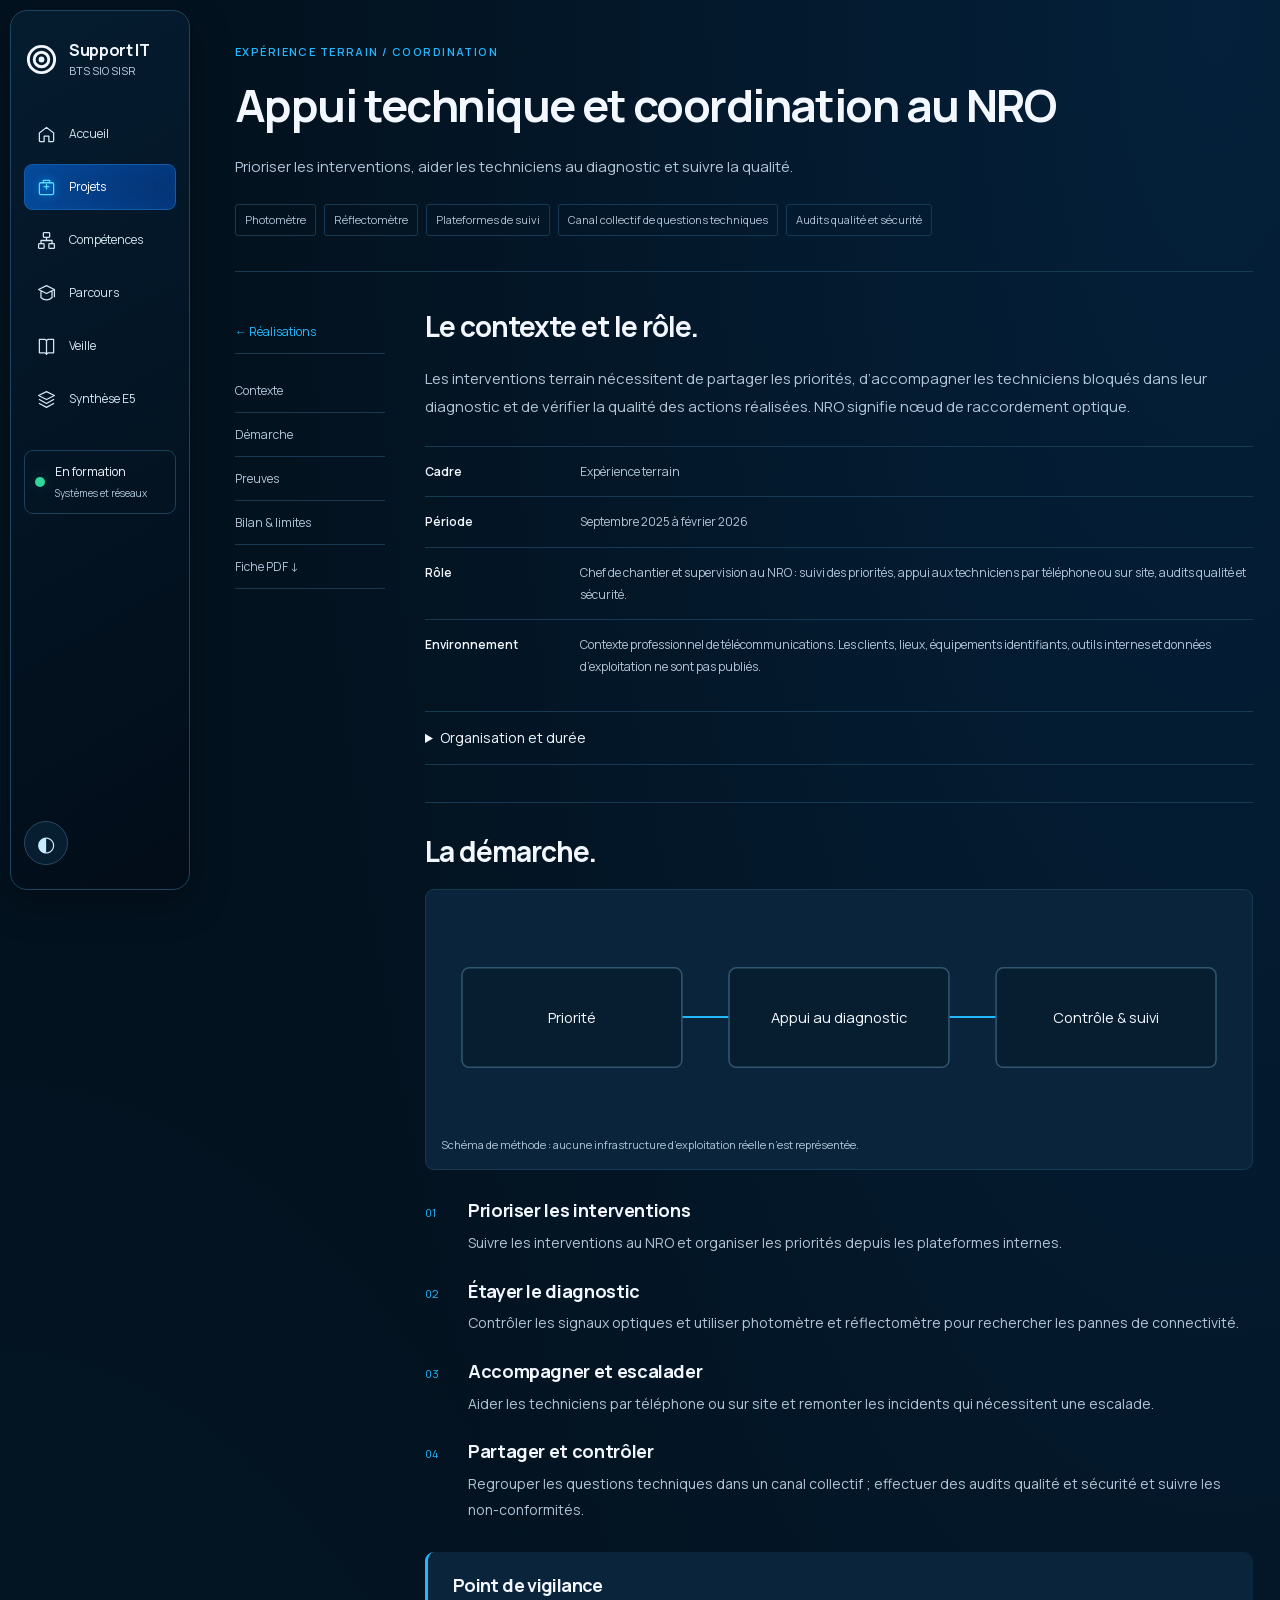
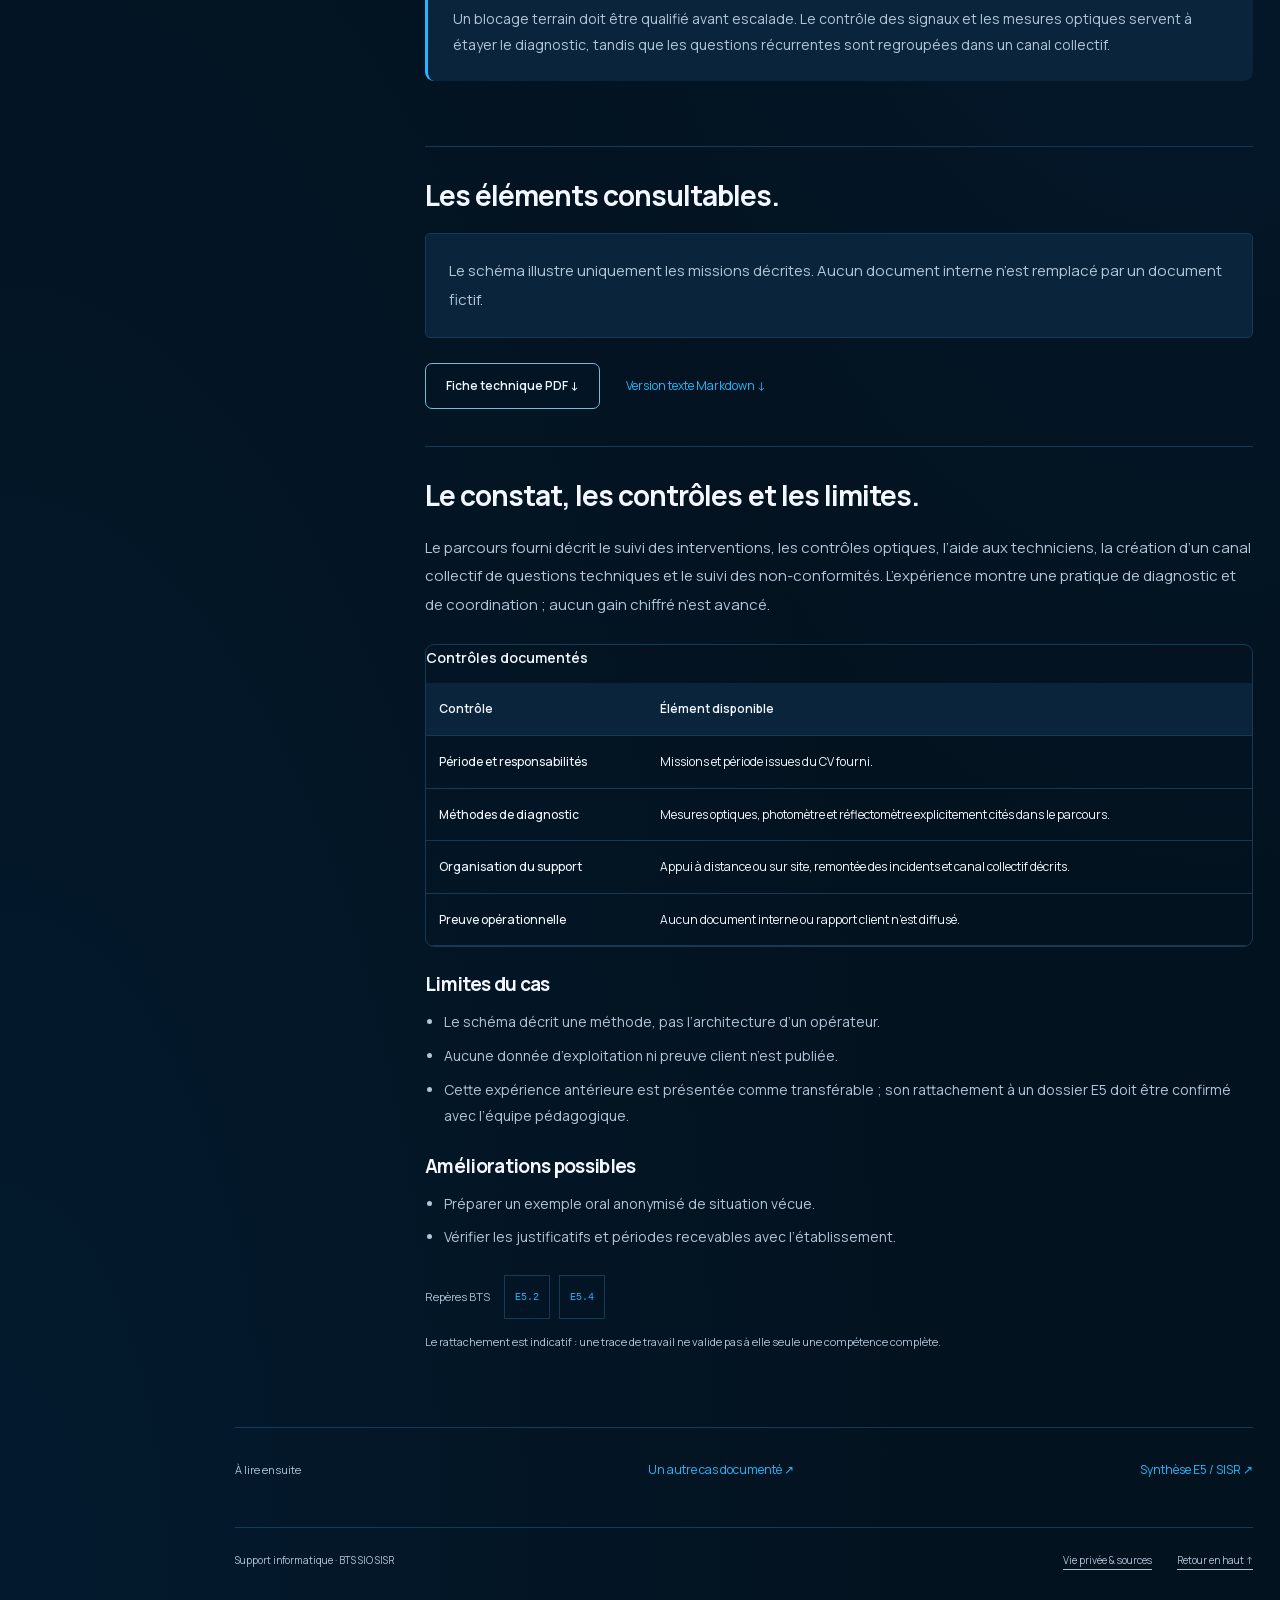
<file: projets/nro.html>
<!doctype html><html lang="fr"><head><meta charset="UTF-8"><meta name="viewport" content="width=device-width, initial-scale=1"><meta name="theme-color" content="#03121f"><title>Appui technique et coordination au NRO — Support informatique</title><meta name="description" content="Prioriser les interventions, aider les techniciens au diagnostic et suivre la qualité."><meta property="og:type" content="website"><meta property="og:locale" content="fr_FR"><meta property="og:title" content="Appui technique et coordination au NRO — Support informatique"><meta property="og:description" content="Prioriser les interventions, aider les techniciens au diagnostic et suivre la qualité."><meta property="og:image" content="../assets/hero-bleu.webp"><meta property="og:image:width" content="1536"><meta property="og:image:height" content="1024"><meta property="og:image:alt" content="Environnement technique bleu nuit : serveurs et ordinateur portable."><meta name="twitter:card" content="summary_large_image"><link rel="icon" href="../assets/favicon.svg" type="image/svg+xml"><script>try{const t=localStorage.getItem('support-blue-theme')||'auto';document.documentElement.dataset.theme=t==='auto'?'dark':t;document.documentElement.dataset.preference=t;}catch(e){document.documentElement.dataset.theme=matchMedia('(prefers-color-scheme:dark)').matches?'dark':'light';}</script><link rel="stylesheet" href="../style.css"><link rel="stylesheet" href="../bleu.css"><script src="../script.js" defer></script><script type="application/ld+json">{"@context": "https://schema.org", "@type": "ProfilePage", "name": "Appui technique et coordination au NRO — Support informatique", "description": "Prioriser les interventions, aider les techniciens au diagnostic et suivre la qualité.", "mainEntity": {"@type": "Person", "description": "Étudiant en BTS SIO SISR, candidature en alternance en support informatique."}}</script></head><body><a class="skip-link" href="#contenu">Aller au contenu</a><header class="site-header"><a class="home-mark" href="../index.html" aria-label="Accueil"><svg class="icon" viewBox="0 0 24 24" fill="none" stroke="currentColor" stroke-width="1.6" stroke-linecap="round" stroke-linejoin="round" aria-hidden="true"><circle cx="12" cy="12" r="9"/><circle cx="12" cy="12" r="5"/><circle cx="12" cy="12" r="1"/></svg><span class="brand-copy"><strong>Support IT</strong><small>BTS SIO SISR</small></span></a><button class="menu-button" aria-expanded="false" aria-controls="main-nav" type="button">Menu <span aria-hidden="true">☰</span></button><nav id="main-nav" aria-label="Navigation principale"><a class="nav-link" href="../index.html" ><svg class="icon" viewBox="0 0 24 24" fill="none" stroke="currentColor" stroke-width="1.6" stroke-linecap="round" stroke-linejoin="round" aria-hidden="true"><path d="m3 10 9-7 9 7v10a1 1 0 0 1-1 1h-5v-7H9v7H4a1 1 0 0 1-1-1Z"/></svg><span>Accueil</span></a><a class="nav-link" href="../index.html#realisations" aria-current="page"><svg class="icon" viewBox="0 0 24 24" fill="none" stroke="currentColor" stroke-width="1.6" stroke-linecap="round" stroke-linejoin="round" aria-hidden="true"><rect x="3" y="6" width="18" height="15" rx="2"/><path d="M8 6V3h8v3M9 11h6M12 8v6"/></svg><span>Projets</span></a><a class="nav-link" href="../competences.html" ><svg class="icon" viewBox="0 0 24 24" fill="none" stroke="currentColor" stroke-width="1.6" stroke-linecap="round" stroke-linejoin="round" aria-hidden="true"><rect x="8" y="2" width="8" height="6" rx="1"/><rect x="2" y="16" width="7" height="6" rx="1"/><rect x="15" y="16" width="7" height="6" rx="1"/><path d="M12 8v4M5 16v-4h14v4"/></svg><span>Compétences</span></a><a class="nav-link" href="../parcours.html" ><svg class="icon" viewBox="0 0 24 24" fill="none" stroke="currentColor" stroke-width="1.6" stroke-linecap="round" stroke-linejoin="round" aria-hidden="true"><path d="m2 7 10-5 10 5-10 5ZM5 9v8c4 4 10 4 14 0V9M22 7v9"/></svg><span>Parcours</span></a><a class="nav-link" href="../veille.html" ><svg class="icon" viewBox="0 0 24 24" fill="none" stroke="currentColor" stroke-width="1.6" stroke-linecap="round" stroke-linejoin="round" aria-hidden="true"><path d="M3 3h7a3 3 0 0 1 2 2 3 3 0 0 1 2-2h7v17h-7a3 3 0 0 0-2 2 3 3 0 0 0-2-2H3Z M12 5v17"/></svg><span>Veille</span></a><a class="nav-link" href="../synthese.html" ><svg class="icon" viewBox="0 0 24 24" fill="none" stroke="currentColor" stroke-width="1.6" stroke-linecap="round" stroke-linejoin="round" aria-hidden="true"><path d="m12 2 10 5-10 5L2 7Zm-9 10 9 5 9-5M3 17l9 5 9-5"/></svg><span>Synthèse E5</span></a></nav><div class="sidebar-status"><span></span><div>En formation<small>Systèmes et réseaux</small></div></div><button class="theme-button" type="button" aria-label="Changer le thème" title="Changer le thème"><span aria-hidden="true">◐</span></button></header><main id="contenu"><section class="page-head container"><p class="eyebrow">Expérience terrain / Coordination</p><h1>Appui technique et coordination au NRO</h1><p class="lead">Prioriser les interventions, aider les techniciens au diagnostic et suivre la qualité.</p><ul class="tags"><li>Photomètre</li><li>Réflectomètre</li><li>Plateformes de suivi</li><li>Canal collectif de questions techniques</li><li>Audits qualité et sécurité</li></ul></section><div class="container detail-layout"><aside class="case-nav" aria-label="Dans cette fiche"><a href="../index.html#realisations">← Réalisations</a><a href="#contexte">Contexte</a><a href="#demarche">Démarche</a><a href="#preuves">Preuves</a><a href="#bilan">Bilan & limites</a><a href="../documents/nro.pdf" download>Fiche PDF ↓</a></aside><div class="case-content"><section id="contexte"><h2>Le contexte et le rôle.</h2><p>Les interventions terrain nécessitent de partager les priorités, d’accompagner les techniciens bloqués dans leur diagnostic et de vérifier la qualité des actions réalisées. NRO signifie nœud de raccordement optique.</p><dl class="facts"><div><dt>Cadre</dt><dd>Expérience terrain</dd></div><div><dt>Période</dt><dd>Septembre 2025 à février 2026</dd></div><div><dt>Rôle</dt><dd>Chef de chantier et supervision au NRO : suivi des priorités, appui aux techniciens par téléphone ou sur site, audits qualité et sécurité.</dd></div><div><dt>Environnement</dt><dd>Contexte professionnel de télécommunications. Les clients, lieux, équipements identifiants, outils internes et données d’exploitation ne sont pas publiés.</dd></div></dl><details class="context-details"><summary>Organisation et durée</summary><p>Les éléments publiés permettent de décrire le rôle et la période indiqués ci-dessus. La durée détaillée et l’organisation de la séance ne sont pas attestées dans les traces disponibles.</p></details></section><section id="demarche"><h2>La démarche.</h2><figure class="diagram-frame"><svg class="architecture process-svg" viewBox="0 0 760 220" role="img" aria-label="Schéma de méthode : Priorité puis Appui au diagnostic puis Contrôle &amp; suivi"><g class="schema-lines"><path d="M230 107H275M485 107H530"/></g><g class="schema-box schema-text"><rect x="20" y="60" width="210" height="95" rx="7"/><text x="125" y="113">Priorité</text><rect x="275" y="60" width="210" height="95" rx="7"/><text x="380" y="113">Appui au diagnostic</text><rect x="530" y="60" width="210" height="95" rx="7"/><text x="635" y="113">Contrôle &amp; suivi</text></g></svg><figcaption>Schéma de méthode : aucune infrastructure d’exploitation réelle n’est représentée.</figcaption></figure><ol class="steps"><li><span>01</span><div><h3>Prioriser les interventions</h3><p>Suivre les interventions au NRO et organiser les priorités depuis les plateformes internes.</p></div></li><li><span>02</span><div><h3>Étayer le diagnostic</h3><p>Contrôler les signaux optiques et utiliser photomètre et réflectomètre pour rechercher les pannes de connectivité.</p></div></li><li><span>03</span><div><h3>Accompagner et escalader</h3><p>Aider les techniciens par téléphone ou sur site et remonter les incidents qui nécessitent une escalade.</p></div></li><li><span>04</span><div><h3>Partager et contrôler</h3><p>Regrouper les questions techniques dans un canal collectif ; effectuer des audits qualité et sécurité et suivre les non-conformités.</p></div></li></ol><div class="note"><h3>Point de vigilance</h3><p>Un blocage terrain doit être qualifié avant escalade. Le contrôle des signaux et les mesures optiques servent à étayer le diagnostic, tandis que les questions récurrentes sont regroupées dans un canal collectif.</p></div></section><section id="preuves"><h2>Les éléments consultables.</h2><p class="evidence-note">Le schéma illustre uniquement les missions décrites. Aucun document interne n’est remplacé par un document fictif.</p><div class="downloads"><a class="button button-secondary" href="../documents/nro.pdf" download="">Fiche technique PDF ↓</a><a class="text-link" href="../documents/nro.md" download="">Version texte Markdown ↓</a></div></section><section id="bilan"><h2>Le constat, les contrôles et les limites.</h2><p>Le parcours fourni décrit le suivi des interventions, les contrôles optiques, l’aide aux techniciens, la création d’un canal collectif de questions techniques et le suivi des non-conformités. L’expérience montre une pratique de diagnostic et de coordination ; aucun gain chiffré n’est avancé.</p><div class="table-scroll"><table><caption>Contrôles documentés</caption><thead><tr><th scope="col">Contrôle</th><th scope="col">Élément disponible</th></tr></thead><tbody><tr><th scope="row">Période et responsabilités</th><td>Missions et période issues du CV fourni.</td></tr><tr><th scope="row">Méthodes de diagnostic</th><td>Mesures optiques, photomètre et réflectomètre explicitement cités dans le parcours.</td></tr><tr><th scope="row">Organisation du support</th><td>Appui à distance ou sur site, remontée des incidents et canal collectif décrits.</td></tr><tr><th scope="row">Preuve opérationnelle</th><td>Aucun document interne ou rapport client n’est diffusé.</td></tr></tbody></table></div><h3>Limites du cas</h3><ul class="plain-list"><li>Le schéma décrit une méthode, pas l’architecture d’un opérateur.</li><li>Aucune donnée d’exploitation ni preuve client n’est publiée.</li><li>Cette expérience antérieure est présentée comme transférable ; son rattachement à un dossier E5 doit être confirmé avec l’équipe pédagogique.</li></ul><h3>Améliorations possibles</h3><ul class="plain-list"><li>Préparer un exemple oral anonymisé de situation vécue.</li><li>Vérifier les justificatifs et périodes recevables avec l’établissement.</li></ul><div class="reference-tags"><span>Repères BTS</span><a class="reference-tag" href="../synthese.html#matrice" >E5.2</a><a class="reference-tag" href="../synthese.html#matrice" >E5.4</a></div><p class="small-note">Le rattachement est indicatif : une trace de travail ne valide pas à elle seule une compétence complète.</p></section></div></div><section class="container next-case"><span>À lire ensuite</span><a class="text-link" href="glpi.html" >Un autre cas documenté ↗</a><a class="text-link" href="../synthese.html" >Synthèse E5 / SISR ↗</a></section></main><footer class="site-footer container"><span>Support informatique · BTS SIO SISR</span><div><a class="" href="../confidentialite.html" >Vie privée & sources</a><a class="" href="#contenu" >Retour en haut ↑</a></div></footer><dialog id="image-viewer" aria-labelledby="viewer-title"><div class="viewer-bar"><h2 id="viewer-title">Agrandissement</h2><button type="button" class="viewer-close" autofocus>Fermer ×</button></div><img id="viewer-image" alt=""><p id="viewer-caption"></p></dialog></body></html>
</file>
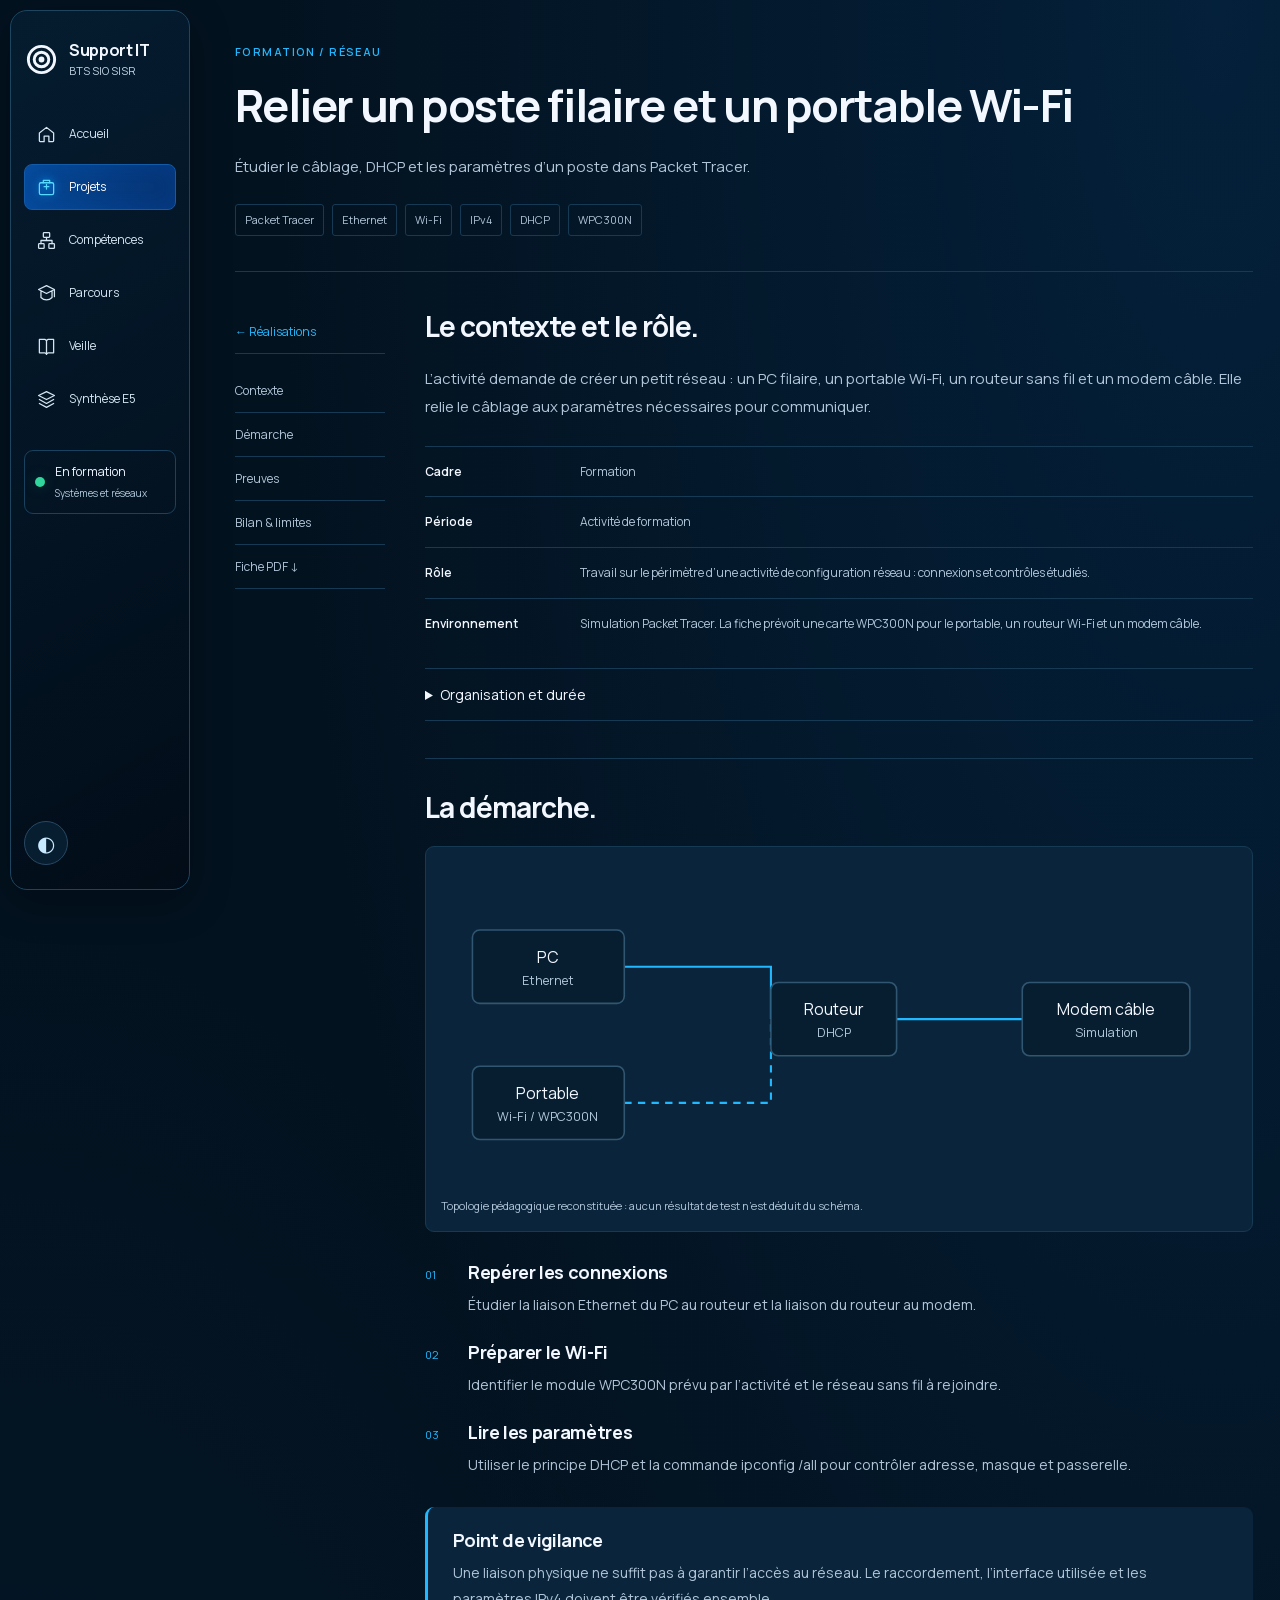
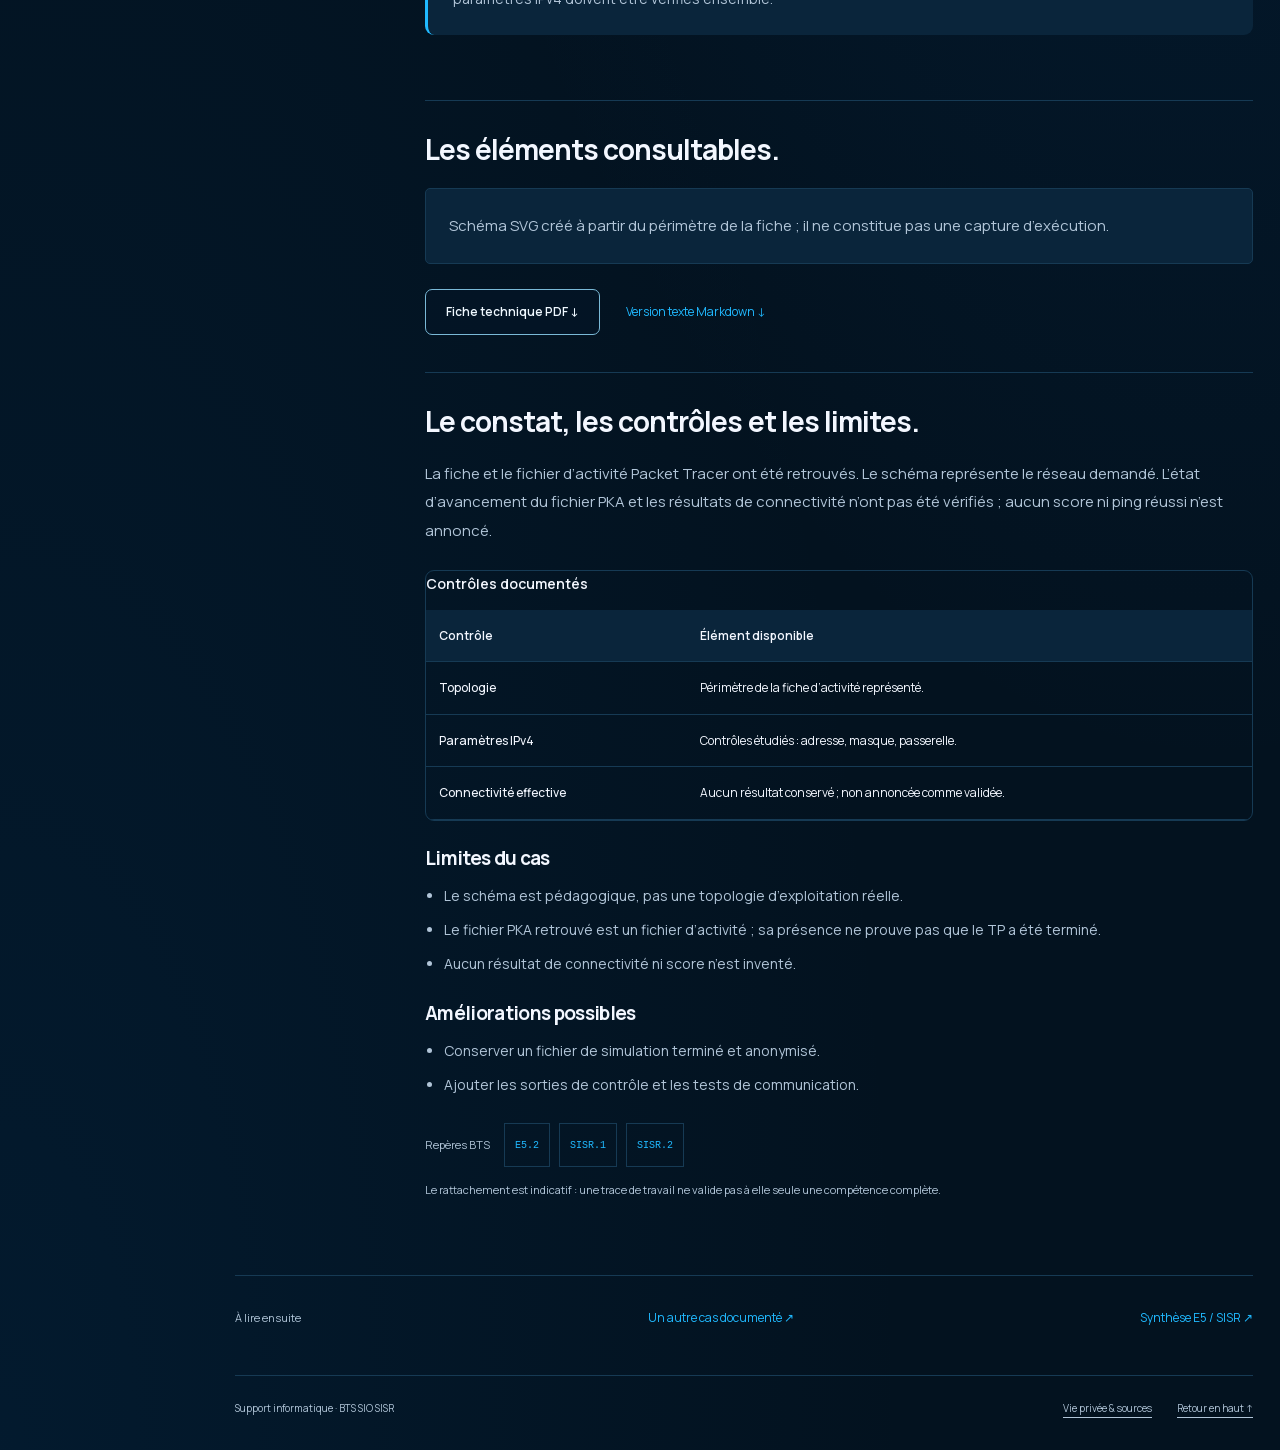
<file: projets/reseau.html>
<!doctype html><html lang="fr"><head><meta charset="UTF-8"><meta name="viewport" content="width=device-width, initial-scale=1"><meta name="theme-color" content="#03121f"><title>Relier un poste filaire et un portable Wi-Fi — Support informatique</title><meta name="description" content="Étudier le câblage, DHCP et les paramètres d’un poste dans Packet Tracer."><meta property="og:type" content="website"><meta property="og:locale" content="fr_FR"><meta property="og:title" content="Relier un poste filaire et un portable Wi-Fi — Support informatique"><meta property="og:description" content="Étudier le câblage, DHCP et les paramètres d’un poste dans Packet Tracer."><meta property="og:image" content="../assets/hero-bleu.webp"><meta property="og:image:width" content="1536"><meta property="og:image:height" content="1024"><meta property="og:image:alt" content="Environnement technique bleu nuit : serveurs et ordinateur portable."><meta name="twitter:card" content="summary_large_image"><link rel="icon" href="../assets/favicon.svg" type="image/svg+xml"><script>try{const t=localStorage.getItem('support-blue-theme')||'auto';document.documentElement.dataset.theme=t==='auto'?'dark':t;document.documentElement.dataset.preference=t;}catch(e){document.documentElement.dataset.theme=matchMedia('(prefers-color-scheme:dark)').matches?'dark':'light';}</script><link rel="stylesheet" href="../style.css"><link rel="stylesheet" href="../bleu.css"><script src="../script.js" defer></script><script type="application/ld+json">{"@context": "https://schema.org", "@type": "ProfilePage", "name": "Relier un poste filaire et un portable Wi-Fi — Support informatique", "description": "Étudier le câblage, DHCP et les paramètres d’un poste dans Packet Tracer.", "mainEntity": {"@type": "Person", "description": "Étudiant en BTS SIO SISR, candidature en alternance en support informatique."}}</script></head><body><a class="skip-link" href="#contenu">Aller au contenu</a><header class="site-header"><a class="home-mark" href="../index.html" aria-label="Accueil"><svg class="icon" viewBox="0 0 24 24" fill="none" stroke="currentColor" stroke-width="1.6" stroke-linecap="round" stroke-linejoin="round" aria-hidden="true"><circle cx="12" cy="12" r="9"/><circle cx="12" cy="12" r="5"/><circle cx="12" cy="12" r="1"/></svg><span class="brand-copy"><strong>Support IT</strong><small>BTS SIO SISR</small></span></a><button class="menu-button" aria-expanded="false" aria-controls="main-nav" type="button">Menu <span aria-hidden="true">☰</span></button><nav id="main-nav" aria-label="Navigation principale"><a class="nav-link" href="../index.html" ><svg class="icon" viewBox="0 0 24 24" fill="none" stroke="currentColor" stroke-width="1.6" stroke-linecap="round" stroke-linejoin="round" aria-hidden="true"><path d="m3 10 9-7 9 7v10a1 1 0 0 1-1 1h-5v-7H9v7H4a1 1 0 0 1-1-1Z"/></svg><span>Accueil</span></a><a class="nav-link" href="../index.html#realisations" aria-current="page"><svg class="icon" viewBox="0 0 24 24" fill="none" stroke="currentColor" stroke-width="1.6" stroke-linecap="round" stroke-linejoin="round" aria-hidden="true"><rect x="3" y="6" width="18" height="15" rx="2"/><path d="M8 6V3h8v3M9 11h6M12 8v6"/></svg><span>Projets</span></a><a class="nav-link" href="../competences.html" ><svg class="icon" viewBox="0 0 24 24" fill="none" stroke="currentColor" stroke-width="1.6" stroke-linecap="round" stroke-linejoin="round" aria-hidden="true"><rect x="8" y="2" width="8" height="6" rx="1"/><rect x="2" y="16" width="7" height="6" rx="1"/><rect x="15" y="16" width="7" height="6" rx="1"/><path d="M12 8v4M5 16v-4h14v4"/></svg><span>Compétences</span></a><a class="nav-link" href="../parcours.html" ><svg class="icon" viewBox="0 0 24 24" fill="none" stroke="currentColor" stroke-width="1.6" stroke-linecap="round" stroke-linejoin="round" aria-hidden="true"><path d="m2 7 10-5 10 5-10 5ZM5 9v8c4 4 10 4 14 0V9M22 7v9"/></svg><span>Parcours</span></a><a class="nav-link" href="../veille.html" ><svg class="icon" viewBox="0 0 24 24" fill="none" stroke="currentColor" stroke-width="1.6" stroke-linecap="round" stroke-linejoin="round" aria-hidden="true"><path d="M3 3h7a3 3 0 0 1 2 2 3 3 0 0 1 2-2h7v17h-7a3 3 0 0 0-2 2 3 3 0 0 0-2-2H3Z M12 5v17"/></svg><span>Veille</span></a><a class="nav-link" href="../synthese.html" ><svg class="icon" viewBox="0 0 24 24" fill="none" stroke="currentColor" stroke-width="1.6" stroke-linecap="round" stroke-linejoin="round" aria-hidden="true"><path d="m12 2 10 5-10 5L2 7Zm-9 10 9 5 9-5M3 17l9 5 9-5"/></svg><span>Synthèse E5</span></a></nav><div class="sidebar-status"><span></span><div>En formation<small>Systèmes et réseaux</small></div></div><button class="theme-button" type="button" aria-label="Changer le thème" title="Changer le thème"><span aria-hidden="true">◐</span></button></header><main id="contenu"><section class="page-head container"><p class="eyebrow">Formation / Réseau</p><h1>Relier un poste filaire et un portable Wi-Fi</h1><p class="lead">Étudier le câblage, DHCP et les paramètres d’un poste dans Packet Tracer.</p><ul class="tags"><li>Packet Tracer</li><li>Ethernet</li><li>Wi-Fi</li><li>IPv4</li><li>DHCP</li><li>WPC300N</li></ul></section><div class="container detail-layout"><aside class="case-nav" aria-label="Dans cette fiche"><a href="../index.html#realisations">← Réalisations</a><a href="#contexte">Contexte</a><a href="#demarche">Démarche</a><a href="#preuves">Preuves</a><a href="#bilan">Bilan & limites</a><a href="../documents/reseau.pdf" download>Fiche PDF ↓</a></aside><div class="case-content"><section id="contexte"><h2>Le contexte et le rôle.</h2><p>L’activité demande de créer un petit réseau : un PC filaire, un portable Wi-Fi, un routeur sans fil et un modem câble. Elle relie le câblage aux paramètres nécessaires pour communiquer.</p><dl class="facts"><div><dt>Cadre</dt><dd>Formation</dd></div><div><dt>Période</dt><dd>Activité de formation</dd></div><div><dt>Rôle</dt><dd>Travail sur le périmètre d’une activité de configuration réseau : connexions et contrôles étudiés.</dd></div><div><dt>Environnement</dt><dd>Simulation Packet Tracer. La fiche prévoit une carte WPC300N pour le portable, un routeur Wi-Fi et un modem câble.</dd></div></dl><details class="context-details"><summary>Organisation et durée</summary><p>Les éléments publiés permettent de décrire le rôle et la période indiqués ci-dessus. La durée détaillée et l’organisation de la séance ne sont pas attestées dans les traces disponibles.</p></details></section><section id="demarche"><h2>La démarche.</h2><figure class="diagram-frame"><svg class="architecture" viewBox="0 0 760 320" role="img" aria-labelledby="schema-title schema-desc"><title id="schema-title">Topologie pédagogique du TP</title><desc id="schema-desc">Un PC relié par Ethernet et un portable en Wi-Fi rejoignent un routeur, lui-même relié à un modem câble. Aucun adressage réel n’est montré.</desc><g class="schema-lines"><path d="M175 100H315V150"/><path d="M175 230H315V150" stroke-dasharray="7 6"/><path d="M435 150H555"/></g><g class="schema-box"><rect x="30" y="65" width="145" height="70" rx="7"/><rect x="30" y="195" width="145" height="70" rx="7"/><rect x="315" y="115" width="120" height="70" rx="7"/><rect x="555" y="115" width="160" height="70" rx="7"/></g><g class="schema-text"><text x="102" y="96">PC</text><text x="102" y="117" class="small">Ethernet</text><text x="102" y="226">Portable</text><text x="102" y="247" class="small">Wi-Fi / WPC300N</text><text x="375" y="146">Routeur</text><text x="375" y="167" class="small">DHCP</text><text x="635" y="146">Modem câble</text><text x="635" y="167" class="small">Simulation</text></g></svg><figcaption>Topologie pédagogique reconstituée : aucun résultat de test n’est déduit du schéma.</figcaption></figure><ol class="steps"><li><span>01</span><div><h3>Repérer les connexions</h3><p>Étudier la liaison Ethernet du PC au routeur et la liaison du routeur au modem.</p></div></li><li><span>02</span><div><h3>Préparer le Wi-Fi</h3><p>Identifier le module WPC300N prévu par l’activité et le réseau sans fil à rejoindre.</p></div></li><li><span>03</span><div><h3>Lire les paramètres</h3><p>Utiliser le principe DHCP et la commande ipconfig /all pour contrôler adresse, masque et passerelle.</p></div></li></ol><div class="note"><h3>Point de vigilance</h3><p>Une liaison physique ne suffit pas à garantir l’accès au réseau. Le raccordement, l’interface utilisée et les paramètres IPv4 doivent être vérifiés ensemble.</p></div></section><section id="preuves"><h2>Les éléments consultables.</h2><p class="evidence-note">Schéma SVG créé à partir du périmètre de la fiche ; il ne constitue pas une capture d’exécution.</p><div class="downloads"><a class="button button-secondary" href="../documents/reseau.pdf" download="">Fiche technique PDF ↓</a><a class="text-link" href="../documents/reseau.md" download="">Version texte Markdown ↓</a></div></section><section id="bilan"><h2>Le constat, les contrôles et les limites.</h2><p>La fiche et le fichier d’activité Packet Tracer ont été retrouvés. Le schéma représente le réseau demandé. L’état d’avancement du fichier PKA et les résultats de connectivité n’ont pas été vérifiés ; aucun score ni ping réussi n’est annoncé.</p><div class="table-scroll"><table><caption>Contrôles documentés</caption><thead><tr><th scope="col">Contrôle</th><th scope="col">Élément disponible</th></tr></thead><tbody><tr><th scope="row">Topologie</th><td>Périmètre de la fiche d’activité représenté.</td></tr><tr><th scope="row">Paramètres IPv4</th><td>Contrôles étudiés : adresse, masque, passerelle.</td></tr><tr><th scope="row">Connectivité effective</th><td>Aucun résultat conservé ; non annoncée comme validée.</td></tr></tbody></table></div><h3>Limites du cas</h3><ul class="plain-list"><li>Le schéma est pédagogique, pas une topologie d’exploitation réelle.</li><li>Le fichier PKA retrouvé est un fichier d’activité ; sa présence ne prouve pas que le TP a été terminé.</li><li>Aucun résultat de connectivité ni score n’est inventé.</li></ul><h3>Améliorations possibles</h3><ul class="plain-list"><li>Conserver un fichier de simulation terminé et anonymisé.</li><li>Ajouter les sorties de contrôle et les tests de communication.</li></ul><div class="reference-tags"><span>Repères BTS</span><a class="reference-tag" href="../synthese.html#matrice" >E5.2</a><a class="reference-tag" href="../synthese.html#matrice" >SISR.1</a><a class="reference-tag" href="../synthese.html#matrice" >SISR.2</a></div><p class="small-note">Le rattachement est indicatif : une trace de travail ne valide pas à elle seule une compétence complète.</p></section></div></div><section class="container next-case"><span>À lire ensuite</span><a class="text-link" href="glpi.html" >Un autre cas documenté ↗</a><a class="text-link" href="../synthese.html" >Synthèse E5 / SISR ↗</a></section></main><footer class="site-footer container"><span>Support informatique · BTS SIO SISR</span><div><a class="" href="../confidentialite.html" >Vie privée & sources</a><a class="" href="#contenu" >Retour en haut ↑</a></div></footer><dialog id="image-viewer" aria-labelledby="viewer-title"><div class="viewer-bar"><h2 id="viewer-title">Agrandissement</h2><button type="button" class="viewer-close" autofocus>Fermer ×</button></div><img id="viewer-image" alt=""><p id="viewer-caption"></p></dialog></body></html>
</file>
<file: style.css>
/* Identité : blanc chaud, graphite et terre cuite. Aucune ressource distante. */
@font-face{font-family:Manrope;src:url('assets/manrope-400.woff2') format('woff2');font-style:normal;font-weight:400;font-display:swap}
@font-face{font-family:Manrope;src:url('assets/manrope-500.woff2') format('woff2');font-style:normal;font-weight:500;font-display:swap}
@font-face{font-family:Manrope;src:url('assets/manrope-600.woff2') format('woff2');font-style:normal;font-weight:600;font-display:swap}
@font-face{font-family:Manrope;src:url('assets/manrope-700.woff2') format('woff2');font-style:normal;font-weight:700;font-display:swap}
:root{color-scheme:light;--bg:#fcfaf7;--surface:#fffefa;--soft:#f0ede6;--ink:#20303a;--muted:#52616a;--accent:#98412d;--accent-hover:#783220;--accent-soft:#f6e7df;--line:#dcd9d1;--strong-line:#b6b9b5;--terminal:#17252d;--terminal-ink:#ecf1ec;--shadow:0 18px 60px #28333a15;--radius:7px;--font:Manrope,'Segoe UI',Arial,sans-serif;--mono:'SFMono-Regular',Consolas,monospace;--measure:1180px}
:root[data-theme=dark]{color-scheme:dark;--bg:#1c262b;--surface:#222e34;--soft:#27373e;--ink:#f2f2e9;--muted:#becbd0;--accent:#efac8e;--accent-hover:#ffd0b8;--accent-soft:#3c302b;--line:#405057;--strong-line:#74868b;--terminal:#111c22;--terminal-ink:#e9f3ed;--shadow:0 18px 60px #0002}
*{box-sizing:border-box}html{scroll-behavior:smooth;scroll-padding-top:105px}body{margin:0;background:var(--bg);color:var(--ink);font:400 15px/1.8 var(--font);-webkit-font-smoothing:antialiased}h1,h2,h3,h4,p,figure,pre,dl{margin:0}h1,h2,h3{font-weight:600;line-height:1.15;letter-spacing:-.045em}h1{font-size:clamp(36px,4.9vw,66px)}h2{font-size:clamp(28px,3vw,39px)}h3{font-size:22px}h4{font-size:14px}a{color:inherit;text-underline-offset:5px;text-decoration-thickness:1px}button,input,textarea,select{font:inherit}button,summary{cursor:pointer}a,button{-webkit-tap-highlight-color:transparent}img{display:block;width:100%;height:auto}svg{max-width:100%;height:auto}code{font-family:var(--mono);font-size:.91em}button{color:inherit}a:focus-visible,button:focus-visible,summary:focus-visible,input:focus-visible,textarea:focus-visible,[tabindex]:focus-visible{outline:3px solid var(--accent);outline-offset:5px}::selection{background:var(--accent);color:var(--bg)}[hidden]{display:none!important}.container{width:min(var(--measure),88vw);margin-inline:auto}.sr-only{position:absolute;width:1px;height:1px;padding:0;margin:-1px;overflow:hidden;clip:rect(0,0,0,0);white-space:nowrap;border:0}.skip-link{position:fixed;top:-100px;left:20px;background:var(--ink);color:var(--bg);z-index:100;padding:10px 20px}.skip-link:focus{top:15px}
/* Navigation compacte et accessible. */
.site-header{position:sticky;top:0;z-index:30;display:flex;align-items:center;gap:25px;justify-content:space-between;padding:12px max(6vw,calc((100vw - var(--measure))/2));background:var(--bg);border-bottom:1px solid var(--line)}.home-mark{width:44px;min-width:44px;height:44px;display:flex;align-items:center;justify-content:flex-start}.home-mark>span{width:24px;height:3px;background:var(--accent);transition:width .2s}.home-mark:hover>span{width:34px}.site-header nav{display:flex;align-items:center;justify-content:flex-end;gap:26px;margin-left:auto}.nav-link{font-size:12px;text-decoration:none;display:inline-flex;align-items:center;min-height:44px;color:var(--muted);position:relative}.nav-link:hover,.nav-link[aria-current]{color:var(--accent)}.nav-link[aria-current]:after{content:'';position:absolute;bottom:5px;left:0;right:0;height:2px;background:var(--accent)}.theme-button{width:44px;min-width:44px;height:44px;display:grid;place-items:center;border:1px solid var(--line);border-radius:50%;background:var(--surface);font-size:21px;line-height:1}.theme-button:hover{border-color:var(--accent)}.menu-button{display:none}.eyebrow{font-size:11px;font-weight:600;letter-spacing:.13em;line-height:1.6;text-transform:uppercase;color:var(--accent);margin-bottom:19px}.button{display:inline-flex;align-items:center;justify-content:space-between;gap:30px;background:var(--accent);color:var(--bg);border:1px solid var(--accent);border-radius:4px;font-size:14px;font-weight:600;min-height:48px;padding:12px 21px;text-decoration:none;transition:background .2s,transform .2s}.button:hover{background:var(--accent-hover);border-color:var(--accent-hover);transform:translateY(-2px)}.button-secondary{background:transparent;color:var(--accent);border-color:var(--strong-line)}.button-secondary:hover{background:var(--accent-soft);color:var(--accent);border-color:var(--accent)}.quiet-link,.text-link{display:inline-flex;align-items:center;gap:20px;min-height:44px;font-size:14px;color:var(--accent);padding-block:10px}.actions{display:flex;align-items:center;gap:26px;flex-wrap:wrap;margin-top:27px}
/* Accueil : typographie et détails matériels, composition ouverte. */
.hero{display:grid;grid-template-columns:1.25fr .75fr;gap:60px;align-items:center;min-height:420px;padding-block:54px 45px}.hero h1{font-size:clamp(39px,4.65vw,64px);letter-spacing:-.055em}.hero h1>span{color:var(--accent)}.hero-line{font-size:14px;line-height:1.8;margin-top:22px;letter-spacing:-.015em}.hero-intro{font-size:15px;line-height:1.9;max-width:560px;color:var(--muted);margin-top:15px}.hero-detail{position:relative;align-self:stretch;min-height:285px;margin:15px 0 0}.hero-detail img{height:100%;position:absolute;inset:0;object-fit:cover;clip-path:polygon(18% 0,100% 0,100% 100%,0 100%);filter:saturate(.7)}.hero-detail figcaption{position:absolute;bottom:11px;right:12px;left:35px;text-align:right;color:#fff;font-size:11px;text-shadow:0 1px 5px #000}.hero-detail:after{content:'';position:absolute;inset:60% 0 0;background:linear-gradient(transparent,#10232c7a);clip-path:polygon(0 0,100% 0,100% 100%,0 100%);pointer-events:none}.hero-detail figcaption{z-index:1}.work-section{padding-block:35px 55px}.work-intro{border-top:1px solid var(--strong-line);padding-top:29px;display:grid;grid-template-columns:1fr 1fr;gap:0 60px;align-items:end}.work-intro>.eyebrow{grid-column:1/-1;margin-bottom:14px}.work-intro>p:last-child{font-size:14px;color:var(--muted);max-width:380px;justify-self:end}.filter-bar{display:flex;gap:24px;align-items:center;flex-wrap:wrap;margin:24px 0 26px;border-bottom:1px solid var(--line)}.filter-bar>button{background:transparent;border:0;padding:10px 0;min-height:44px;font-size:12px;color:var(--muted);border-bottom:2px solid transparent;margin-bottom:-1px}.filter-bar>button:hover,.filter-bar>button[aria-pressed=true]{color:var(--accent);border-bottom-color:var(--accent)}.work-layout{display:grid;grid-template-columns:.33fr .67fr;gap:24px;align-items:stretch}.context-photo{position:relative;min-width:0;min-height:600px;background:var(--terminal);overflow:hidden;border-radius:2px}.context-photo>img{position:absolute;inset:0;width:100%;height:100%;object-fit:cover;filter:saturate(.55) brightness(.8)}.context-photo:after{content:'';position:absolute;inset:40% 0 0;background:linear-gradient(transparent,#10212deb)}.context-photo>div{position:absolute;z-index:1;bottom:24px;left:24px;right:24px;color:#fff}.context-photo>div>span{font-size:11px;letter-spacing:.1em;text-transform:uppercase;color:#dbe6e7}.context-photo>div>p{font-size:22px;line-height:1.5;letter-spacing:-.035em;margin-top:15px}.context-photo .text-link{color:#fff;font-size:12px;margin-top:10px}.projects-grid{display:grid;grid-template-columns:1fr 1fr;gap:26px 24px;align-content:start}.project-card{min-width:0;border-bottom:1px solid var(--line);padding-bottom:16px;transition:opacity .25s}.project-image{display:block;text-decoration:none;overflow:hidden;background:var(--soft);border-radius:3px}.project-image>img{aspect-ratio:1.85;object-fit:cover;transition:transform .45s;filter:saturate(.72)}.project-card:hover .project-image>img{transform:scale(1.035)}.project-summary{padding-top:13px}.project-meta{font-size:11px;color:var(--accent);font-weight:600;margin-bottom:8px;line-height:1.6}.project-meta>span{font-weight:400;color:var(--muted)}.project-card h3{font-size:19px;line-height:1.3;letter-spacing:-.035em}.project-card h3>a{text-decoration:none}.project-card h3>a:hover{color:var(--accent)}.project-summary>p:not(.project-meta){font-size:12px;color:var(--muted);line-height:1.85;margin-top:10px}.proof-label{font-size:11px;color:var(--muted);margin-top:12px;letter-spacing:.015em}.project-summary .text-link{font-size:11px;min-height:44px}.project-wide{grid-column:1/-1;display:grid;grid-template-columns:.4fr .6fr;gap:20px;align-items:start;padding-bottom:18px}.project-wide .project-summary{padding-top:0}.project-wide .project-image>img{aspect-ratio:1.4;object-fit:cover}.project-wide h3{font-size:18px}.project-wide .proof-label{margin-top:8px}.mini-log{aspect-ratio:1.85;background:var(--terminal);color:var(--terminal-ink);padding:19px 18px;font:10px/1.7 var(--mono);display:flex;flex-direction:column;justify-content:space-between}.mini-log>span{font-size:11px;color:#b9cbd1}.mini-log strong{font-weight:500;font-size:14px}.mini-log p{font-size:11px}.mini-log p>b{font-weight:500;color:#cddfb6}
/* Parcours et formation sans duplication des preuves. */
.career-band{background:var(--soft);border-block:1px solid var(--line)}.band-grid{display:grid;grid-template-columns:.7fr 1.4fr .7fr;gap:40px;padding-block:38px;align-items:center}.band-grid h2{font-size:30px}.band-grid .eyebrow{font-size:11px;margin-bottom:12px}.band-grid>div>p{font-size:14px;color:var(--muted)}.career-route{font-size:11px!important;margin-top:14px}.career-route span{display:inline-block;padding-inline:6px;color:var(--accent)}.band-side{border-left:1px solid var(--strong-line);padding-left:22px;display:grid;gap:8px}.band-side>span{font-size:14px}.band-side>small{font-size:11px;color:var(--muted);line-height:1.8;margin-top:5px}.home-bottom{display:grid;grid-template-columns:1fr 1fr;gap:75px;padding-block:55px}.home-bottom article{border-top:1px solid var(--line);padding-top:24px}.home-bottom h2{font-size:30px;line-height:1.2}.home-bottom p:not(.eyebrow){font-size:14px;color:var(--muted);line-height:1.9;margin-top:18px;max-width:440px}.home-bottom .eyebrow{font-size:11px;margin-bottom:16px}.jury-link{display:flex;align-items:center;justify-content:space-between;gap:30px;padding:24px 0 30px;border-top:1px solid var(--strong-line)}.jury-link>div>span{font-size:11px;font-weight:600;color:var(--accent)}.jury-link p{font-size:14px;color:var(--muted);max-width:600px;margin-top:9px}.jury-link .button{white-space:nowrap}.site-footer{display:flex;justify-content:space-between;align-items:center;gap:20px;border-top:1px solid var(--line);padding-block:20px 25px;font-size:11px;color:var(--muted)}.site-footer>div{display:flex;gap:25px;flex-wrap:wrap;align-items:center}.site-footer a{display:inline-flex;align-items:center;min-height:44px}
/* Pages intérieures et réalisation détaillée. */
.page-head{padding-block:50px 35px;border-bottom:1px solid var(--line)}.page-head h1{font-size:clamp(34px,4.1vw,53px);max-width:940px;line-height:1.12}.page-head h1>span{color:var(--accent)}.lead{font-size:14px;color:var(--muted);line-height:1.9;max-width:760px;margin-top:23px}.tags{display:flex;gap:8px;flex-wrap:wrap;padding:0;list-style:none;margin:23px 0 0}.tags li{font-size:11px;color:var(--muted);padding:5px 9px;border:1px solid var(--line);border-radius:3px}.detail-layout{display:grid;grid-template-columns:180px minmax(0,760px);gap:75px;padding-block:38px}.case-nav{position:sticky;top:110px;align-self:start;display:flex;flex-direction:column}.case-nav a{font-size:12px;color:var(--muted);min-height:44px;display:flex;align-items:center;text-decoration:none;border-bottom:1px solid var(--line)}.case-nav a:hover{color:var(--accent)}.case-nav>a:first-child{color:var(--accent);margin-bottom:15px}.case-content{min-width:0}.case-content section{padding:0 0 37px;margin-bottom:32px;border-bottom:1px solid var(--line);scroll-margin-top:100px}.case-content section:last-child{border:0;margin-bottom:0}.case-content h2{font-size:30px;line-height:1.2;margin-bottom:21px}.case-content p{font-size:15px;color:var(--muted);line-height:1.9}.case-content section>h3{font-size:19px;margin-top:27px;margin-bottom:13px}.facts{margin-top:24px}.facts>div{display:grid;grid-template-columns:130px 1fr;gap:25px;padding:14px 0;border-top:1px solid var(--line);font-size:12px}.facts dt{font-weight:600}.facts dd{margin:0;color:var(--muted)}.context-details{margin-top:20px;border-block:1px solid var(--line);font-size:14px}.context-details summary{padding:13px 0;min-height:44px}.context-details p{font-size:12px;padding-bottom:15px}.diagram-frame{background:var(--soft);border:1px solid var(--line);padding:15px;border-radius:5px;margin-bottom:30px}.diagram-frame figcaption{font-size:11px;color:var(--muted);line-height:1.7}.architecture{width:100%;display:block}.schema-lines{fill:none;stroke:var(--accent);stroke-width:2}.schema-box rect{fill:var(--surface);stroke:var(--strong-line);stroke-width:1.5}.schema-text text{fill:var(--ink);stroke:none;text-anchor:middle;font-family:var(--font);font-size:15px}.schema-text text.small{font-size:12px;fill:var(--muted)}.process-svg text{font-size:14px}.steps{list-style:none;padding:0;margin:0}.steps li{display:flex;gap:20px;margin-top:24px}.steps li>span{color:var(--accent);font-size:11px;min-width:23px;padding-top:3px}.steps h3{font-size:18px;letter-spacing:-.02em;margin-bottom:9px}.steps p{font-size:14px}.note{background:var(--soft);border-left:3px solid var(--accent);padding:23px 25px;border-radius:0 5px 5px 0;margin-block:28px}.note>h3{font-size:18px;margin-bottom:10px}.note>h2{font-size:25px;margin-bottom:15px}.note p{font-size:14px;color:var(--muted);line-height:1.85}.evidence-figure{padding:10px;background:var(--soft);border:1px solid var(--line);border-radius:5px}.zoom-button{display:block;width:100%;position:relative;border:0;padding:0;background:var(--surface)}.zoom-button img{width:100%;height:auto}.zoom-button>span{position:absolute;bottom:10px;right:10px;font-size:11px;background:var(--bg);color:var(--accent);border:1px solid var(--strong-line);border-radius:4px;padding:8px 12px;min-height:40px}.evidence-figure figcaption{padding:12px 4px 3px;font-size:11px;line-height:1.7;color:var(--muted)}.evidence-code{background:var(--terminal);color:var(--terminal-ink);border-radius:5px;overflow:hidden;margin-bottom:20px}.evidence-code>span{display:block;padding:14px 20px;border-bottom:1px solid #ffffff25;font:10px var(--mono);color:#bccfd5}.evidence-code pre{font:13px/1.9 var(--mono);padding:24px;white-space:pre-wrap;overflow-wrap:anywhere}.evidence-note{background:var(--soft);border:1px solid var(--line);padding:23px;border-radius:5px}.downloads{display:flex;align-items:center;gap:26px;flex-wrap:wrap;margin-top:25px}.table-scroll{overflow-x:auto;max-width:100%;margin-block:25px}.table-scroll:focus-visible{outline-offset:2px}table{width:100%;border-collapse:collapse;font-size:12px}caption{text-align:left;font-size:14px;font-weight:600;padding:0 0 13px}th,td{text-align:left;padding:15px 13px;border-bottom:1px solid var(--line);vertical-align:top}thead th{background:var(--soft);font-weight:600}tbody th{font-weight:500}.plain-list{padding-left:19px;margin:0;font-size:14px;color:var(--muted);line-height:1.85}.plain-list li{margin-block:8px}.reference-tags{display:flex;gap:9px;flex-wrap:wrap;align-items:center;margin-top:25px}.reference-tags>span{font-size:11px;color:var(--muted);margin-right:5px}.reference-tag{display:inline-flex;align-items:center;min-height:44px;padding-inline:10px;border:1px solid var(--line);font:10px var(--mono);color:var(--accent);text-decoration:none}.small-note{font-size:11px!important;color:var(--muted);line-height:1.8!important;margin-top:13px}.next-case{display:flex;justify-content:space-between;align-items:center;flex-wrap:wrap;gap:20px;border-top:1px solid var(--line);padding-block:20px 35px}.next-case>span{font-size:11px;color:var(--muted)}
/* Parcours, compétences et synthèse. */
.career-page{display:grid;grid-template-columns:1.4fr .7fr;gap:85px;padding-block:40px 65px}.career-timeline{border-left:1px solid var(--strong-line);margin-left:15px;padding-left:30px}.career-timeline article{display:flex;gap:28px;position:relative;padding:0 0 35px}.career-timeline article:before{content:'';position:absolute;left:-35px;top:8px;width:8px;height:8px;background:var(--accent);border-radius:50%}.career-timeline article>span{font-size:11px;color:var(--accent);padding-top:4px}.career-timeline h2{font-size:27px}.stage-action{font-size:15px;color:var(--accent);margin-top:10px}.career-timeline article>div>p:last-child{font-size:14px;color:var(--muted);margin-top:15px;line-height:1.9}.career-note{align-self:start;background:var(--soft);padding:25px;border-radius:5px}.career-note h2{font-size:25px;line-height:1.25}.career-note h3{font-size:17px;margin-top:24px}.career-note p{font-size:14px;color:var(--muted);line-height:1.85;margin-top:17px}.career-note .text-link{display:flex;font-size:12px}.skills-list{padding-block:25px 35px}.skills-list article{display:grid;grid-template-columns:.9fr 1.4fr .65fr;gap:35px;align-items:center;padding-block:24px;border-bottom:1px solid var(--line)}.skills-list h2{font-size:23px;line-height:1.3}.skills-list article>p{font-size:14px;color:var(--muted)}.skills-list .small-note{margin:0}.formation-note{background:var(--soft);padding:30px;margin-bottom:45px;border-radius:5px}.formation-note h2{font-size:30px}.formation-note p{font-size:15px;color:var(--muted);line-height:1.9;margin-top:19px;max-width:850px}.matrix-section{padding-block:35px 55px}.matrix-intro{display:flex;justify-content:space-between;gap:35px;align-items:start}.matrix-intro h2{font-size:28px}.matrix-intro p{font-size:14px;color:var(--muted);max-width:750px;margin-top:18px}.matrix-intro .text-link{white-space:nowrap}.matrix{min-width:760px}.matrix th:first-child{width:48%}.matrix thead th{font-size:12px}.matrix tbody th>span{display:block;font:9px var(--mono);color:var(--accent);margin-bottom:7px}.matrix-state{display:inline-flex;align-items:center;justify-content:center;min-height:44px;min-width:63px;border:1px solid var(--line);border-radius:4px;font-size:11px;text-decoration:none}.matrix-state.trace{background:var(--accent-soft);border-color:var(--accent);color:var(--accent);font-weight:600}.matrix-state.partiel{color:var(--muted)}.matrix-state.none{border-color:transparent;color:var(--muted)}.document-list{margin-top:23px}.document-list article{display:grid;grid-template-columns:1fr 150px 65px;gap:20px;align-items:center;padding:18px 0;border-bottom:1px solid var(--line)}.document-list h3{font-size:18px}.document-list p{font-size:12px;color:var(--muted);margin-top:8px}.references{border-top:1px solid var(--line);margin-top:35px;padding-top:25px}.references h3{font-size:20px}.references .text-link{display:flex;font-size:12px}
/* Veille : sources et interprétation séparées. */
.watch-method{display:grid;grid-template-columns:1fr 1fr;gap:75px;padding-block:32px;border-bottom:1px solid var(--line)}.watch-method h2{font-size:27px}.watch-method p,.watch-method li{font-size:14px;color:var(--muted);line-height:1.9}.watch-method p{margin-top:18px}.watch-method ol{padding-left:20px;margin:0}.watch-method li{margin-block:8px}.watch-notes{display:grid;grid-template-columns:1fr 1fr;gap:40px;padding-block:35px}.watch-note{min-width:0;border-top:1px solid var(--line);padding-top:20px;scroll-margin-top:100px}.watch-meta{display:flex;justify-content:space-between;gap:15px;flex-wrap:wrap;font-size:11px;color:var(--accent);margin-bottom:16px}.watch-note h2{font-size:24px;line-height:1.25}.watch-note>p{font-size:14px;color:var(--muted);line-height:1.9;margin-top:20px}.takeaway{background:var(--soft);padding:20px;margin-top:22px;border-radius:4px}.takeaway h3{font-size:15px;letter-spacing:0}.takeaway p{font-size:14px;line-height:1.85;color:var(--muted);margin-top:10px}.watch-note .text-link{font-size:12px;margin-top:10px}.container.note{width:min(var(--measure),88vw);margin-inline:auto;margin-bottom:45px}.prose{max-width:820px;margin-top:35px;margin-bottom:55px}.prose h2{font-size:27px;margin-top:30px}.prose p{font-size:15px;color:var(--muted);line-height:1.9;margin-top:17px}.prose .text-link{display:flex;font-size:12px}.mail-form{margin-top:30px;display:grid;gap:12px;max-width:650px}.mail-form label{font-size:14px;font-weight:600}.mail-form input,.mail-form textarea{background:var(--surface);border:1px solid var(--strong-line);color:var(--ink);border-radius:4px;padding:11px;width:100%}.mail-form .button{justify-self:start}
/* Zoom natif, fermeture clavier et retour du focus gérés dans script.js. */
dialog{width:min(1200px,95vw);max-height:94dvh;padding:0;background:var(--surface);color:var(--ink);border:1px solid var(--strong-line);border-radius:6px;box-shadow:var(--shadow)}dialog::backdrop{background:#101b22dc;backdrop-filter:blur(4px)}.viewer-bar{position:sticky;top:0;z-index:1;display:flex;justify-content:space-between;align-items:center;gap:20px;padding:12px 20px;border-bottom:1px solid var(--line);background:var(--surface)}.viewer-bar h2{font-size:16px;letter-spacing:-.02em}.viewer-close{min-height:44px;border:1px solid var(--strong-line);padding:7px 13px;background:var(--bg);border-radius:4px;font-size:14px}.viewer-close:hover{border-color:var(--accent)}#viewer-image{width:100%;height:auto}#viewer-caption{padding:13px 20px;font-size:11px;color:var(--muted)}body.viewer-open{overflow:hidden}.reveal.js-reveal{opacity:0;transform:translateY(12px);transition:opacity .5s,transform .5s}.reveal.js-reveal.is-visible{opacity:1;transform:none}
@media(min-width:1600px){.hero{min-height:460px}.hero h1{font-size:68px}}
@media(max-width:1100px){.site-header nav{gap:19px}.hero{gap:35px}.hero h1{font-size:49px}.work-layout{grid-template-columns:.3fr .7fr;gap:20px}.projects-grid{gap:22px 19px}.context-photo>div{left:18px;right:18px}.context-photo>div>p{font-size:20px}.project-wide{gap:17px}.band-grid{gap:25px;grid-template-columns:.75fr 1.5fr}.band-side{display:none}.detail-layout{gap:40px;grid-template-columns:150px minmax(0,1fr)}.career-page{gap:45px}.skills-list article{gap:25px}.home-bottom{gap:45px}.project-card h3{font-size:18px}.mini-log{padding:14px 13px;font-size:11px}.mini-log strong{font-size:14px}}
@media(max-width:850px){.hero{grid-template-columns:1.3fr .7fr;gap:25px}.hero h1{font-size:43px}.hero-line{font-size:14px}.hero-intro{font-size:14px}.actions{gap:15px}.quiet-link{font-size:12px}.work-layout{grid-template-columns:1fr}.context-photo{min-height:210px}.context-photo>img{object-position:center 42%}.context-photo>div{top:20px;bottom:20px;left:24px;width:60%;max-width:500px}.context-photo:after{inset:0;background:linear-gradient(90deg,#10212de0,transparent)}.context-photo>div>p{font-size:20px;margin-top:9px}.context-photo .text-link{margin-top:4px}.project-wide{grid-column:auto;display:block}.project-wide .project-summary{padding-top:13px}.project-wide .project-image>img{aspect-ratio:1.85}.project-image>img{aspect-ratio:1.85}.project-card h3,.project-wide h3{font-size:20px}.project-summary>p:not(.project-meta){font-size:14px}.project-summary .text-link{font-size:12px}.mini-log{font-size:12px;padding:18px}.mini-log strong{font-size:16px}.mini-log>span{font-size:11px}.mini-log p{font-size:11px}.site-header{gap:17px}.site-header nav{gap:15px}.nav-link{font-size:11px}.case-content h2{font-size:28px}.facts>div{grid-template-columns:110px 1fr;gap:19px}}
@media(max-width:850px){html{scroll-padding-top:90px}.container{width:88vw}.site-header{padding:10px 6vw;gap:14px}.home-mark{margin-right:auto}.menu-button{display:flex;align-items:center;gap:12px;min-height:44px;border:1px solid var(--line);background:var(--surface);border-radius:4px;padding:0 12px;font-size:12px}.menu-button>span{color:var(--accent)}.site-header nav{display:none;position:absolute;left:0;right:0;top:100%;padding:14px 6vw 22px;background:var(--bg);border-bottom:1px solid var(--line);box-shadow:var(--shadow);margin:0}.site-header nav.is-open{display:flex;flex-direction:column;align-items:stretch;gap:0}.nav-link{font-size:15px;padding:10px 0;border-bottom:1px solid var(--line)}.nav-link[aria-current]:after{display:none}.theme-button{font-size:20px}.hero{grid-template-columns:1fr;padding-block:32px 23px;gap:26px;min-height:0}.hero h1{font-size:clamp(35px,8.9vw,55px);line-height:1.14}.hero .eyebrow{font-size:11px;margin-bottom:19px}.hero-line{font-size:14px;margin-top:18px;line-height:1.9}.hero-intro{font-size:15px;line-height:1.85;margin-top:14px}.actions{margin-top:22px;gap:17px}.button{font-size:12px;padding:12px 17px;gap:24px}.quiet-link{font-size:12px}.hero-detail{height:185px;min-height:185px;margin-top:0;overflow:hidden;border-radius:3px}.hero-detail img{clip-path:none;object-position:center 48%}.hero-detail figcaption{font-size:11px;left:12px}.work-section{padding-block:25px 35px}.work-intro{grid-template-columns:1fr;gap:18px;padding-top:24px}.work-intro>.eyebrow{font-size:11px;margin-bottom:0;grid-column:auto}.work-intro h2{font-size:31px}.work-intro>p:last-child{justify-self:start;max-width:none;font-size:14px}.filter-bar{gap:19px;margin-top:18px;margin-bottom:22px}.filter-bar>button{font-size:12px}.work-layout{gap:24px}.context-photo{min-height:200px}.context-photo>div{width:70%;left:20px;top:17px;bottom:17px}.context-photo>div>p{font-size:19px}.context-photo>div>span{font-size:11px}.context-photo .text-link{font-size:11px}.projects-grid{grid-template-columns:1fr;gap:20px}.project-card,.project-wide{display:grid;grid-template-columns:105px minmax(0,1fr);gap:17px;padding-bottom:18px}.project-summary,.project-wide .project-summary{padding-top:0}.project-image{align-self:start}.project-image>img,.project-wide .project-image>img{aspect-ratio:1;object-fit:cover}.mini-log{aspect-ratio:1;padding:11px 9px;line-height:1.65}.mini-log strong{font-size:11px}.mini-log>span{font-size:11px}.mini-log p{font-size:11px}.mini-log>span:last-child{display:none}.project-meta{font-size:11px;margin-bottom:7px}.project-card h3,.project-wide h3{font-size:17px;line-height:1.35}.project-summary>p:not(.project-meta){font-size:12px;line-height:1.8;margin-top:7px}.project-summary .text-link{font-size:11px;padding-block:8px;min-height:44px}.proof-label{font-size:11px;margin-top:8px}.band-grid{grid-template-columns:1fr;gap:20px;padding-block:30px}.band-grid h2{font-size:30px}.band-grid h2 br{display:none}.band-grid .eyebrow{font-size:11px;margin-bottom:12px}.band-grid>div>p{font-size:14px}.career-route{font-size:11px!important;line-height:2.2}.home-bottom{grid-template-columns:1fr;gap:27px;padding-block:35px}.home-bottom article{padding-top:22px}.home-bottom h2{font-size:29px}.home-bottom p:not(.eyebrow){font-size:14px;margin-top:16px}.jury-link{display:block;padding-block:24px}.jury-link .button{margin-top:19px}.site-footer{display:block;padding-block:18px 22px;font-size:11px}.site-footer>div{gap:20px;margin-top:8px}.page-head{padding-block:33px 27px}.page-head h1{font-size:clamp(31px,8vw,43px)}.page-head>.eyebrow{font-size:11px;margin-bottom:18px}.lead{font-size:15px;margin-top:19px;line-height:1.9}.tags{gap:6px;margin-top:19px}.tags li{font-size:11px}.detail-layout{grid-template-columns:1fr;gap:29px;padding-block:25px}.case-nav{position:static;display:flex;flex-direction:row;flex-wrap:wrap;gap:0 19px;border-bottom:1px solid var(--line);padding-bottom:10px}.case-nav a{font-size:11px;border:0;min-height:40px}.case-nav>a:first-child{margin-bottom:0;flex-basis:100%}.case-content section{padding-bottom:28px;margin-bottom:26px;scroll-margin-top:85px}.case-content h2{font-size:27px}.case-content p{font-size:14px}.facts>div{grid-template-columns:91px 1fr;gap:16px;font-size:11px}.context-details{font-size:12px}.diagram-frame{padding:10px}.diagram-frame figcaption{font-size:11px}.architecture{min-height:100px}.steps li{gap:15px;margin-top:20px}.steps h3{font-size:17px}.steps p{font-size:14px}.note{padding:20px;margin-block:23px}.note>h3{font-size:17px}.evidence-code pre{font-size:12px;padding:19px}.evidence-code>span{font-size:11px;padding:13px 17px}.downloads{gap:13px}.downloads .text-link{font-size:11px}.evidence-figure{padding:6px}.evidence-figure figcaption{font-size:11px}.zoom-button>span{font-size:11px;min-height:38px;padding:7px 9px}table{font-size:11px}th,td{padding:12px 10px}.table-scroll{margin-block:21px}.case-content section>h3{font-size:18px}.plain-list{font-size:12px}.reference-tag{font-size:11px;min-height:44px}.next-case{gap:10px;justify-content:flex-start}.next-case>span{flex-basis:100%}.next-case .text-link{font-size:12px;margin-right:15px}.career-page{grid-template-columns:1fr;gap:24px;padding-block:32px}.career-timeline{margin-left:5px;padding-left:24px}.career-timeline article{gap:17px;padding-bottom:28px}.career-timeline article:before{left:-29px}.career-timeline h2{font-size:25px}.stage-action{font-size:14px}.career-timeline article>div>p:last-child{font-size:14px;margin-top:13px}.career-note{padding:23px}.career-note h2{font-size:25px}.skills-list{padding-top:5px}.skills-list article{grid-template-columns:1fr;gap:15px;padding-block:23px}.skills-list h2{font-size:23px}.skills-list article>p{font-size:14px}.skills-list .text-link{font-size:12px;padding-block:0}.formation-note{padding:23px;margin-bottom:30px}.formation-note h2{font-size:27px}.formation-note p{font-size:14px}.matrix-section{padding-block:27px}.matrix-intro{display:block}.matrix-intro h2{font-size:26px}.matrix-intro p{font-size:14px}.matrix-intro .text-link{margin-top:11px}.matrix{min-width:730px}.matrix th:first-child{width:45%}.matrix th,.matrix td{padding:12px 9px}.matrix-state{font-size:11px;min-width:56px;min-height:44px}.document-list article{grid-template-columns:1fr auto;gap:5px 15px}.document-list article>div{grid-column:1/-1}.document-list h3{font-size:18px}.document-list p{font-size:12px}.document-list .text-link{font-size:11px}.references .text-link{font-size:11px}.watch-method{grid-template-columns:1fr;gap:20px;padding-block:25px}.watch-method h2{font-size:25px}.watch-method p,.watch-method li{font-size:14px}.watch-notes{grid-template-columns:1fr;gap:30px;padding-block:30px}.watch-note h2{font-size:24px}.watch-note>p{font-size:14px;margin-top:17px}.watch-meta{font-size:11px}.takeaway{padding:18px}.takeaway p{font-size:14px}.container.note{width:88vw;margin-bottom:30px}.prose{margin-top:25px;margin-bottom:35px}.prose h2{font-size:25px}.prose p{font-size:14px}.viewer-bar{padding:10px 12px;gap:10px}.viewer-bar h2{font-size:14px}.viewer-close{font-size:12px;white-space:nowrap}#viewer-caption{padding:12px;font-size:11px}}
@media(max-width:360px){.hero h1{font-size:34px}.hero-line{font-size:12px}.actions{gap:11px}.actions .quiet-link{font-size:11px}.projects-grid{gap:18px}.project-card,.project-wide{grid-template-columns:92px minmax(0,1fr);gap:13px}.project-card h3,.project-wide h3{font-size:16px}.project-summary>p:not(.project-meta){font-size:11px}.project-meta{font-size:11px}.proof-label{font-size:11px}.filter-bar{gap:15px}.filter-bar>button{font-size:11px}}
@media(prefers-reduced-motion:reduce){html{scroll-behavior:auto}*,*:before,*:after{animation:none!important;transition:none!important}.reveal{opacity:1;transform:none}.button:hover{transform:none}.project-card:hover .project-image>img{transform:none}}
@media print{html{scroll-behavior:auto}body{background:#fff;color:#111;font-size:12px}:root,:root[data-theme=dark]{--bg:#fff;--surface:#fff;--soft:#eee;--ink:#111;--muted:#333;--accent:#77351f;--line:#ccc;--terminal:#eee;--terminal-ink:#111}.site-header,.site-footer,.case-nav,.filter-bar,.theme-button,.menu-button,.zoom-button>span,dialog,.context-photo{display:none!important}.container{width:100%}.page-head{padding-block:15px 20px}.detail-layout,.career-page,.watch-notes,.skills-list article,.work-layout{display:block;padding-block:15px}.case-content section{break-inside:avoid;padding-bottom:15px;margin-bottom:17px}.case-content h2{font-size:22px}.case-content p{font-size:12px}.case-content img{max-height:400px;object-fit:contain}.reveal{opacity:1;transform:none}.diagram-frame{break-inside:avoid}.evidence-code{border:1px solid #aaa}.evidence-code pre{font-size:11px}.matrix{min-width:0;font-size:11px}.matrix th:first-child{width:45%}.matrix th,.matrix td{padding:8px 5px}.table-scroll{overflow:visible}.matrix-state{font-size:11px;min-width:0;min-height:0;padding:3px}.hero-detail{display:none}.hero{display:block;min-height:0;padding:20px 0}.hero h1{font-size:36px}.hero-intro{font-size:14px}.projects-grid{display:block}.project-card{display:block;break-inside:avoid}.project-image{display:none}.watch-note{break-inside:avoid}.watch-method{display:block}.site-footer a[href]:after{content:none}}

/* Navigation et contenu restent disponibles sans JavaScript. */
html:not(.has-js) .menu-button{display:none}html:not(.has-js) .site-header{flex-wrap:wrap}html:not(.has-js) #main-nav{display:flex;position:static;flex-wrap:wrap;flex-basis:100%;padding:0;box-shadow:none}
@media(prefers-reduced-motion:reduce){.reveal.js-reveal{opacity:1;transform:none}}
@media print{.reveal.js-reveal{opacity:1;transform:none}}

.zoom-button>span{min-height:44px}
</file>
<file: bleu.css>
/* Direction visuelle fondée sur la référence : bleu nuit, panneaux et lumière cyan. */
:root,:root[data-theme=dark]{color-scheme:dark;--bg:#03121f;--surface:#071e30;--soft:#0a253b;--ink:#f3f7ff;--muted:#b1c5d8;--accent:#20b9ff;--accent-hover:#74d3ff;--accent-soft:#07365b;--line:#163a54;--strong-line:#315671;--terminal:#020d18;--terminal-ink:#dcf4ff;--shadow:0 15px 45px #0004;--radius:12px;--measure:1350px}
:root[data-theme=light]{color-scheme:light;--bg:#edf4fb;--surface:#fff;--soft:#e3eef8;--ink:#122c45;--muted:#405c74;--accent:#0063b8;--accent-hover:#004c94;--accent-soft:#d7eaff;--line:#c6d9e9;--strong-line:#88a7c3;--terminal:#061525;--terminal-ink:#ecf6ff;--shadow:0 15px 45px #0c315414}
body{background:radial-gradient(ellipse at 95% 0,#07529b38,transparent 55%),radial-gradient(ellipse at 0 100%,#004c8b24,transparent 50%),var(--bg);font-size:15px}h1,h2,h3{letter-spacing:-.035em;font-weight:700}.icon{width:24px;height:24px;flex-shrink:0;display:block}main,.site-footer{margin-left:208px}.container{width:calc(100% - 54px);max-width:var(--measure);margin-inline:auto}main .container{margin-inline:auto}.site-header{position:fixed;inset:10px auto 10px 10px;width:180px;height:calc(100dvh - 20px);border:1px solid #1d4560;border-radius:17px;background:linear-gradient(150deg,#051d30f5,#020d18f5);padding:24px 13px;display:flex;flex-direction:column;align-items:stretch;justify-content:flex-start;gap:0;color:#f0f7ff;box-shadow:0 12px 40px #0004;z-index:40}.home-mark{width:auto;height:auto;min-height:48px;gap:10px;margin:0 0 28px;text-decoration:none;color:#f2f7ff}.home-mark>.icon{width:35px;height:35px;stroke-width:2}.home-mark>.brand-copy{background:none;width:auto;height:auto;display:flex;flex-direction:column;gap:0;transition:none}.brand-copy strong{font-size:16px;line-height:1.5;letter-spacing:-.02em}.brand-copy small{font-size:11px;line-height:1.6;color:#c3d5e6}.home-mark:hover>.brand-copy{width:auto}.site-header nav{position:static;padding:0;box-shadow:none;border:0;display:flex;flex-direction:column;align-items:stretch;gap:7px;margin:0}.nav-link{padding:11px 12px;min-height:46px;gap:13px;border:1px solid transparent;border-radius:8px;color:#d5e5f1;font-size:12px}.nav-link .icon{width:19px;height:19px}.nav-link:hover{background:#0b2943;color:#fff;border-color:#16486c}.nav-link[aria-current]{background:linear-gradient(100deg,#064896,#053374);color:#fff;border-color:#125ba8;box-shadow:inset 0 0 20px #007aff20}.nav-link[aria-current]>.icon{color:#58d9ff;filter:drop-shadow(0 0 5px #009dff)}.nav-link[aria-current]:after{display:none}.sidebar-status{display:flex;align-items:center;gap:10px;border:1px solid #1a415e;border-radius:9px;padding:13px 10px;margin-top:28px;font-size:12px;line-height:1.4;color:#edf6ff}.sidebar-status>span{width:10px;height:10px;border-radius:50%;background:#30d69b;box-shadow:0 0 15px #30d69b36}.sidebar-status small{display:block;color:#aec6da;font-size:10px;margin-top:5px}.theme-button{margin-top:auto;background:#071d30;color:#c8eaff;border-color:#284963;width:44px;height:44px}.hero{min-height:420px;padding:62px 28px 40px;position:relative;isolation:isolate;overflow:hidden;display:block;border-radius:0 0 15px 15px;margin-top:0!important;background:#031323 url('assets/hero-bleu.webp') center right/cover no-repeat}.hero:before{content:'';position:absolute;inset:0;background:linear-gradient(90deg,#03121ff5 0%,#03121fe8 27%,#03121f8c 48%,#03121f00 74%),linear-gradient(0deg,#03121f 0%,transparent 25%);z-index:-1}.hero-copy{max-width:630px;position:relative;z-index:2}.hero .eyebrow{display:inline-flex;align-items:center;gap:9px;font-size:10px;letter-spacing:.035em;text-transform:none;background:#062941b8;border:1px solid #1378b7;color:#e5f8ff;padding:4px 11px;margin-bottom:18px;border-radius:6px}.hero .eyebrow:before{content:'';width:6px;height:6px;background:#21c7ff;border-radius:50%;box-shadow:0 0 9px #1bc4ff}.hero h1{font-size:clamp(39px,4vw,61px);line-height:1.08;color:#fff;letter-spacing:-.045em;max-width:650px}.hero h1>span{color:#24baff}.hero-line{font-size:17px;line-height:1.6;margin-top:18px;color:#f0f6ff;max-width:490px}.hero-intro{font-size:12px;line-height:1.75;margin-top:12px;color:#bbd0e4}.actions{gap:14px;margin-top:25px}.button{background:linear-gradient(115deg,#0876ff,#0050ec);color:#fff;border:1px solid #147aff;border-radius:7px;box-shadow:0 7px 18px #0028a733;min-height:46px;padding:11px 20px;font-size:12px;gap:25px;transform:none}.button .icon,.text-link .icon{width:17px;height:17px}.button:hover{background:#127cff;border-color:#50b8ff;transform:translateY(-2px);box-shadow:0 9px 24px #0057ff45}.button-secondary{background:#0416278a;border-color:#7ab9d7;color:#eff8ff;box-shadow:none}.button-secondary:hover{background:#123b5b;color:#fff}.text-link{color:var(--accent);text-decoration:none;gap:10px;font-size:12px}.text-link:hover{text-decoration:underline}.hero-panels{position:absolute;inset:0 0 0 53%;z-index:1;pointer-events:none}.floating-panel{position:absolute;display:flex;align-items:center;gap:15px;padding:16px 19px;background:linear-gradient(120deg,#063b6fb8,#051e3cba);border:1px solid #3099d9b0;box-shadow:0 6px 30px #003f8f55,inset 0 0 24px #2496ff12;border-radius:12px;text-decoration:none;backdrop-filter:blur(10px);color:#fff;pointer-events:auto;transition:transform .25s,border-color .25s}.floating-panel:hover{transform:translateY(-4px);border-color:#64d3ff}.floating-panel>.icon{width:34px;height:34px;color:#27c9ff;filter:drop-shadow(0 0 6px #0095ff)}.floating-panel strong{display:block;font-size:12px;font-weight:600;line-height:1.7}.floating-panel small{display:block;font-size:10px;line-height:1.5;color:#cde6ff}.float-support{right:21%;top:45px}.float-network{left:0;top:160px}.float-system{right:4%;top:279px}.skill-strip{display:grid;grid-template-columns:repeat(5,1fr);border:1px solid var(--line);background:linear-gradient(110deg,var(--surface),var(--bg));border-radius:12px;padding:17px 0;margin-top:0!important;margin-bottom:21px!important;position:relative;z-index:3;box-shadow:0 10px 30px #0002}.skill-strip>a{display:flex;align-items:center;justify-content:center;gap:14px;border-right:1px solid var(--line);padding:0 13px;text-decoration:none;min-height:43px}.skill-strip>a:last-child{border:0}.skill-strip .icon{width:31px;height:31px;color:var(--accent)}.skill-strip strong{display:block;font-weight:600;font-size:12px}.skill-strip small{font-size:10px;display:block;color:var(--muted);line-height:1.6}.panel{border:1px solid var(--line);border-radius:13px;background:linear-gradient(125deg,var(--surface),var(--bg));box-shadow:0 9px 24px #00000015}.work-section{padding:14px 17px 18px;margin-block:0 20px!important;scroll-margin-top:15px}.section-heading{display:flex;justify-content:space-between;align-items:center;gap:20px;min-height:41px}.section-heading h2{font-size:21px;letter-spacing:-.025em;line-height:1.4;position:relative;padding-left:12px}.section-heading h2:before{content:'';width:3px;height:19px;border-radius:3px;background:var(--accent);position:absolute;left:0;top:5px;box-shadow:0 0 10px #13b6ff50}.section-heading .text-link{font-size:11px;white-space:nowrap;padding:5px 0}.filter-bar{margin:7px 0 15px;gap:22px;border:0;min-height:34px}.filter-bar>button{font-size:11px;min-height:40px;padding:4px 0}.projects-grid{grid-template-columns:repeat(4,minmax(0,1fr));gap:15px}.project-card,.project-card.project-wide{display:block;border:1px solid var(--line);border-radius:10px;background:var(--surface);padding:0;overflow:hidden;grid-column:auto;transition:transform .25s,border-color .25s,box-shadow .25s}.project-card:hover{transform:translateY(-4px);border-color:#236c9b;box-shadow:0 10px 25px #0003}.project-image{border-radius:0;aspect-ratio:1.68;position:relative;background:var(--terminal)}.project-image>img,.project-wide .project-image>img{aspect-ratio:1.68;width:100%;height:100%;object-fit:cover;filter:saturate(.9)}.project-card[data-category=Assistance] .project-image>img{object-fit:cover;object-position:center top}.project-summary,.project-wide .project-summary{padding:13px 13px 5px}.project-meta{font-size:10px;margin-bottom:7px;font-weight:600}.project-meta>span{display:none}.project-card h3,.project-wide h3{font-size:16px;line-height:1.35;min-height:44px;letter-spacing:-.025em}.project-summary>p:not(.project-meta){font-size:12px;line-height:1.7;min-height:61px;margin-top:8px}.proof-label{font-size:10px;margin-top:9px;line-height:1.6;color:var(--muted)}.project-summary .text-link{font-size:12px;min-height:44px;margin-top:2px}.mini-log{aspect-ratio:1.68;height:100%;font-size:10px;padding:17px 13px;background:radial-gradient(ellipse at top right,#0047848c,transparent 75%),#02101c;border-bottom:1px solid #144366;justify-content:space-between;position:relative}.mini-log:before{content:'●  ●  ●';font-size:8px;letter-spacing:4px;color:#2b87b8;position:absolute;top:8px;left:12px}.mini-log>span:first-child{padding-top:13px;color:#8ce3ff;font-size:9px}.mini-log strong{font-size:13px;color:#e5f8ff}.mini-log p{font-size:10px}.mini-log>span:last-child{font-size:8px;color:#a1c3d8}.dashboard-bottom{display:grid;grid-template-columns:1.45fr 1fr;gap:17px;margin-bottom:20px!important}.dashboard-bottom>.panel{padding:13px 16px 20px;min-width:0}.dashboard-bottom h2{font-size:19px}.career-steps{display:grid;grid-template-columns:repeat(4,1fr);gap:13px;padding-top:14px}.career-steps article{text-align:center;position:relative}.career-steps article:not(:last-child):after{content:'→';position:absolute;top:10px;right:-13px;color:#4380a3;font-size:22px;font-weight:400}.route-icon{width:47px;height:47px;border:1px solid #17649d;border-radius:50%;display:grid;place-items:center;margin:0 auto 14px;background:radial-gradient(circle at 40% 30%,#1166d3,#042655);box-shadow:0 0 0 5px #005bac13,0 0 18px #0066ff25;color:#90e5ff}.route-icon .icon{width:24px;height:24px}.career-steps h3{font-size:11px;letter-spacing:-.015em;line-height:1.45}.career-steps p{font-size:10px;color:var(--muted);line-height:1.6;margin-top:7px}.skill-chips{display:flex;flex-wrap:wrap;gap:9px;padding-top:14px}.skill-chip{display:flex;align-items:center;gap:8px;min-height:38px;padding:7px 10px;border:1px solid var(--strong-line);border-radius:6px;font-size:10px;text-decoration:none;background:var(--bg)}.skill-chip>.icon{width:20px;height:20px;color:var(--accent)}.skill-chip:hover{border-color:var(--accent);background:var(--accent-soft)}.closing-panel{display:flex;gap:20px;align-items:center;padding:20px;margin-bottom:25px!important;background:radial-gradient(ellipse at 80% 80%,#0051ae40,transparent 65%),var(--surface)}.closing-panel h2{font-size:19px;line-height:1.4}.closing-panel p{font-size:12px;color:var(--muted);margin-top:6px}.closing-panel .button{margin-left:auto;flex-shrink:0}.closing-icon{height:49px;width:49px;background:linear-gradient(140deg,#0083ff,#064cd9);border:1px solid #418bf5;border-radius:12px;display:grid;place-items:center;color:white;flex-shrink:0}.site-footer.container{width:calc(100% - 262px);max-width:1350px;margin-left:235px;padding-block:10px 20px;font-size:10px}.page-head{padding-top:43px}.page-head h1{font-size:45px}.lead{font-size:15px}.detail-layout{grid-template-columns:150px minmax(0,850px);gap:40px}.case-nav{top:25px}.case-content section{scroll-margin-top:25px}.table-scroll{border:1px solid var(--line);border-radius:9px}.diagram-frame,.evidence-figure,.note,.formation-note,.career-note,.takeaway{border-radius:9px}.watch-note{border:1px solid var(--line);padding:24px;border-radius:12px;background:var(--surface)}.watch-notes{gap:20px}.watch-note h2{font-size:23px}.case-content h2{font-size:28px}.site-header .menu-button{display:none}
:root[data-theme=light] .hero{background-color:#031323}:root[data-theme=light] .hero .button-secondary{color:white}:root[data-theme=light] .mini-log{color:#e2f2ff}
@media(min-width:1700px){.hero{min-height:490px;padding-top:80px}.hero h1{font-size:65px}.float-support{top:65px}.float-network{top:200px}.float-system{top:335px}}
@media(max-width:1200px){main{margin-left:183px}.site-header{width:163px;padding-inline:10px}.brand-copy strong{font-size:14px}.home-mark>.icon{width:28px;height:28px}.brand-copy small{font-size:10px}.nav-link{font-size:11px;padding-inline:9px;gap:11px}.container{width:calc(100% - 38px)}.hero{padding-left:15px;min-height:410px}.hero h1{font-size:46px}.hero-line{font-size:15px;max-width:430px}.hero-panels{left:58%}.floating-panel{padding:12px;gap:9px}.floating-panel strong{font-size:10px}.floating-panel small{font-size:9px}.floating-panel>.icon{width:26px;height:26px}.float-support{right:5%;top:43px}.float-network{left:8%;top:167px}.float-system{right:0;top:277px}.skill-strip>a{gap:9px;padding-inline:8px}.skill-strip .icon{width:25px;height:25px}.skill-strip strong{font-size:10px}.skill-strip small{font-size:9px}.projects-grid{gap:11px}.project-summary,.project-wide .project-summary{padding:11px 10px 4px}.project-card h3,.project-wide h3{font-size:14px;min-height:40px}.project-summary>p:not(.project-meta){font-size:11px;min-height:75px}.project-summary .text-link{font-size:11px}.project-meta,.proof-label{font-size:9px}.mini-log{padding-inline:10px}.mini-log strong{font-size:11px}.mini-log p{font-size:8px}.mini-log>span:last-child{font-size:7px}.dashboard-bottom{grid-template-columns:1.3fr 1fr}.section-heading h2{font-size:18px}.section-heading .text-link{font-size:10px}.career-steps{gap:9px}.career-steps p{font-size:9px}.career-steps h3{font-size:10px}.skill-chip{font-size:9px;padding:6px 8px;gap:7px}.site-footer.container{margin-left:202px;width:calc(100% - 221px)}.closing-panel h2{font-size:17px}.closing-panel p{font-size:11px}}
@media(max-width:1000px) and (min-width:761px){.projects-grid{grid-template-columns:repeat(2,minmax(0,1fr))}.project-card h3,.project-wide h3{font-size:17px;min-height:0}.project-summary>p:not(.project-meta){font-size:13px;min-height:48px}.project-meta,.proof-label{font-size:11px}.mini-log strong{font-size:17px}.mini-log p{font-size:12px}.mini-log>span:first-child{font-size:11px}.mini-log>span:last-child{font-size:10px}.project-summary .text-link{font-size:13px}.dashboard-bottom{grid-template-columns:1fr}.hero h1{font-size:40px}.hero-copy{max-width:430px}.hero-line{font-size:14px}.hero-panels{display:none}.hero:before{background:linear-gradient(90deg,#03121ff5,#03121fb0 55%,#03121f20),linear-gradient(0deg,#03121f,transparent 35%)}.skill-strip{grid-template-columns:repeat(5,1fr)}.skill-strip>a{flex-direction:column;align-items:center;text-align:center;padding:0 4px;gap:6px}.skill-strip small{display:none}.closing-panel{flex-wrap:wrap}.closing-panel .button{margin-left:69px}.detail-layout{grid-template-columns:1fr}.case-nav{position:static;flex-direction:row;flex-wrap:wrap;gap:20px}.case-nav>a:first-child{flex-basis:100%}.career-page{grid-template-columns:1fr}.skills-list article{grid-template-columns:1fr 1fr}.skills-list article>.text-link{grid-column:2}.watch-notes{grid-template-columns:1fr}}
@media(max-width:760px){html{scroll-padding-top:90px}.site-header{position:sticky;inset:auto;top:0;flex-direction:row;width:100%;height:76px;padding:12px 6vw;border-radius:0;border-width:0 0 1px;gap:13px;align-items:center;background:#03121ff5;backdrop-filter:blur(15px)}.home-mark{margin:0 auto 0 0;min-height:44px;gap:10px}.home-mark>.icon{width:31px;height:31px}.brand-copy strong{font-size:15px}.brand-copy small{font-size:10px}.site-header .menu-button{display:flex;order:3;background:transparent;border:0;font-size:12px;padding:0;min-width:44px;justify-content:center;color:#e7f4ff;min-height:44px}.menu-button>span{font-size:21px;color:#e7f4ff}.theme-button{margin:0;order:2;width:39px;min-width:39px;height:39px;font-size:20px}.site-header nav{display:none;position:absolute;top:76px;left:0;right:0;margin:0;background:#041827;padding:15px 6vw 22px;box-shadow:0 15px 25px #0005;border-bottom:1px solid #24435a;gap:4px}.site-header nav.is-open{display:flex}.nav-link{padding:10px 13px;font-size:14px;min-height:46px;border-bottom:0;gap:15px}.sidebar-status{display:none}main{margin-left:0}.container{width:88vw}.hero{width:100%;padding:43px 6vw 40px;min-height:470px;border-radius:0;background-position:60% center}.hero:before{background:linear-gradient(90deg,#03121ff2,#03121fbd 65%,#03121f3d),linear-gradient(0deg,#03121f,transparent 50%)}.hero-copy{max-width:520px}.hero .eyebrow{font-size:11px;letter-spacing:0;margin-bottom:20px;padding:4px 9px}.hero h1{font-size:clamp(36px,8vw,53px);line-height:1.12;max-width:510px}.hero h1>span{color:#27bcff}.hero-line{font-size:16px;line-height:1.55;margin-top:20px;max-width:400px}.hero-line br{display:none}.hero-intro{font-size:13px;line-height:1.7;max-width:370px;margin-top:13px}.hero-intro br{display:none}.actions{margin-top:25px;gap:12px}.actions .button{font-size:13px;flex:1;justify-content:center;padding:12px 13px;gap:14px;min-height:47px}.hero-panels{display:none}.skill-strip{grid-template-columns:repeat(5,minmax(0,1fr));width:88vw;padding:15px 0;margin-top:-4px!important;margin-bottom:21px!important;border-radius:10px;gap:0}.skill-strip>a{flex-direction:column;padding:0 4px;gap:8px;text-align:center;justify-content:flex-start}.skill-strip .icon{width:26px;height:26px}.skill-strip strong{font-size:9px;font-weight:500;line-height:1.3}.skill-strip small{display:none}.work-section{padding:12px 13px 16px;scroll-margin-top:93px}.section-heading{gap:10px;align-items:center}.section-heading h2{font-size:19px;line-height:1.3;padding-left:11px}.section-heading h2:before{height:17px;top:3px}.section-heading .text-link{font-size:10px;min-height:44px;gap:6px;white-space:normal;text-align:right;line-height:1.5;flex-shrink:0;max-width:107px}.section-heading .text-link .icon{width:14px;height:14px}.filter-bar{gap:18px;margin:8px 0 13px;flex-wrap:wrap}.filter-bar>button{font-size:11px;min-height:44px;padding-block:5px}.projects-grid{display:grid;grid-template-columns:repeat(4,minmax(235px,70vw));gap:13px;overflow-x:auto;scroll-snap-type:x mandatory;overscroll-behavior-x:contain;padding-bottom:13px;scrollbar-color:#1b77b1 #061b2b;scrollbar-width:thin}.project-card,.project-card.project-wide{display:block;grid-column:auto;scroll-snap-align:start;gap:0;transform:none}.project-image,.project-wide .project-image{aspect-ratio:1.6}.project-image>img,.project-wide .project-image>img{aspect-ratio:1.6;object-fit:cover}.project-summary,.project-wide .project-summary{padding:13px 13px 5px}.project-card h3,.project-wide h3{font-size:17px;min-height:46px;line-height:1.4}.project-summary>p:not(.project-meta){font-size:13px;min-height:65px;line-height:1.7;margin-top:8px}.project-meta{font-size:11px;margin-bottom:7px}.proof-label{font-size:11px;margin-top:9px}.project-summary .text-link{font-size:13px;min-height:44px}.mini-log{aspect-ratio:1.6;padding:21px 17px 15px}.mini-log strong{font-size:17px}.mini-log p{font-size:12px}.mini-log>span:first-child{font-size:11px;padding-top:11px}.mini-log>span:last-child{display:block;font-size:9px}.dashboard-bottom{grid-template-columns:1fr;gap:19px;margin-bottom:20px!important}.dashboard-bottom>.panel{padding:12px 14px 20px}.dashboard-bottom h2{font-size:19px}.career-steps{gap:12px;padding-top:18px}.career-steps article:not(:last-child):after{right:-12px;font-size:18px;top:10px}.route-icon{height:42px;width:42px;margin-bottom:13px;box-shadow:0 0 0 4px #005bac13}.route-icon .icon{width:22px;height:22px}.career-steps h3{font-size:10px;line-height:1.5}.career-steps p{font-size:10px;line-height:1.6;margin-top:8px}.skill-chips{gap:10px;padding-top:11px}.skill-chip{font-size:12px;min-height:44px;padding:8px 11px;gap:9px}.skill-chip>.icon{width:21px;height:21px}.closing-panel{display:grid;grid-template-columns:43px 1fr;gap:15px;padding:17px;margin-bottom:22px!important}.closing-icon{width:43px;height:43px;border-radius:10px}.closing-panel h2{font-size:18px;line-height:1.4}.closing-panel p{font-size:13px;line-height:1.7;margin-top:6px}.closing-panel .button{grid-column:1/-1;margin:3px 0 0;justify-content:center;font-size:13px;gap:17px}.site-footer.container{width:88vw;margin-inline:6vw;font-size:11px;display:block;padding-bottom:20px}.site-footer>div{gap:20px}.site-footer a{font-size:11px}.page-head{padding-top:32px}.page-head h1{font-size:36px;line-height:1.16}.lead{font-size:15px}.detail-layout{grid-template-columns:1fr;gap:25px;padding-top:25px}.case-nav{top:auto;position:static;flex-direction:row;gap:0 17px;flex-wrap:wrap}.case-nav a{font-size:12px;min-height:44px}.case-nav>a:first-child{flex-basis:100%}.case-content p,.steps p,.note p,.plain-list,.prose p,.watch-note>p,.takeaway p,.formation-note p,.career-note p,.career-timeline article>div>p:last-child,.skills-list article>p{font-size:15px}.facts>div{font-size:13px;grid-template-columns:90px 1fr;gap:15px}.context-details{font-size:13px}.context-details p{font-size:14px}.diagram-frame figcaption,.evidence-figure figcaption{font-size:12px}.case-content section{scroll-margin-top:95px}.watch-notes{grid-template-columns:1fr}.watch-note{padding:21px}.watch-meta{font-size:12px}.watch-note .text-link{font-size:13px}.watch-method p,.watch-method li,.matrix-intro p,.small-note{font-size:14px!important}.career-page{grid-template-columns:1fr;gap:25px}.skills-list article{grid-template-columns:1fr;gap:15px}.skill-strip strong{overflow-wrap:normal}.matrix{min-width:730px}.matrix-state{font-size:11px}.document-list article{grid-template-columns:1fr auto}.document-list article>div{grid-column:1/-1}.evidence-code pre{font-size:12px;overflow-wrap:anywhere}.viewer-bar h2{font-size:14px}#viewer-caption{font-size:12px}html:not(.has-js) .site-header{height:auto}html:not(.has-js) #main-nav{flex-direction:row;flex-wrap:wrap;position:static;padding:0;margin-top:12px}}
@media(max-width:360px){.hero{padding-top:32px;min-height:465px}.hero h1{font-size:34px}.hero-line{font-size:15px}.hero .eyebrow{font-size:10px}.actions{flex-direction:column;align-items:stretch}.actions .button{width:100%}.skill-strip strong{font-size:8px}.skill-strip .icon{width:23px;height:23px}.section-heading h2{font-size:17px}.career-steps{grid-template-columns:repeat(2,1fr);gap:23px}.career-steps article:after{display:none}.career-steps h3{font-size:12px}.career-steps p{font-size:11px}.skill-chip{font-size:11px}}
@media(prefers-reduced-motion:reduce){.floating-panel,.project-card{transition:none}.project-card:hover,.floating-panel:hover{transform:none}}
@media print{main,.site-footer{margin:0}.site-header,.hero-panels,.skill-strip,.filter-bar{display:none!important}.container,.site-footer.container{width:100%;margin:0}.hero{background:none!important;min-height:0;padding:20px 0}.hero:before{display:none}.hero h1,.hero-line,.hero-intro{color:#111}.hero h1>span{color:#224477}.hero .eyebrow{background:none;color:#111;border:0}.panel{background:#fff;box-shadow:none;border-color:#ccc}.projects-grid{display:block;overflow:visible}.project-card{margin-bottom:15px}.project-card h3{min-height:0}.project-summary>p:not(.project-meta){min-height:0}.dashboard-bottom{display:block}.dashboard-bottom>.panel{margin-bottom:20px}.closing-panel{display:none}.mini-log{color:#111}.floating-panel{display:none}.sidebar-status{display:none}.watch-note{background:none}body{background:white}}

@media print{:root,:root[data-theme=dark],:root[data-theme=light]{--bg:#fff;--surface:#fff;--soft:#eee;--ink:#111;--muted:#333;--accent:#164c7d;--line:#ccc;--strong-line:#aaa}}

.matrix-state.covered{color:var(--accent);font-size:21px;font-weight:700;background:var(--accent-soft);border-color:var(--line)}

/* Retour discret sur les éléments interactifs. */
.skill-strip>a,.skill-chip,.filter-bar>button{transition:transform .22s ease;cursor:pointer}
@media(hover:hover){.skill-strip>a:hover,.skill-chip:hover,.filter-bar>button:hover{transform:translateY(-4px)}.floating-panel:hover{transform:translateY(-5px)}}
@media(prefers-reduced-motion:reduce){.skill-strip>a,.skill-chip,.filter-bar>button{transition:none}.skill-strip>a:hover,.skill-chip:hover,.filter-bar>button:hover,.floating-panel:hover{transform:none}}
</file>
